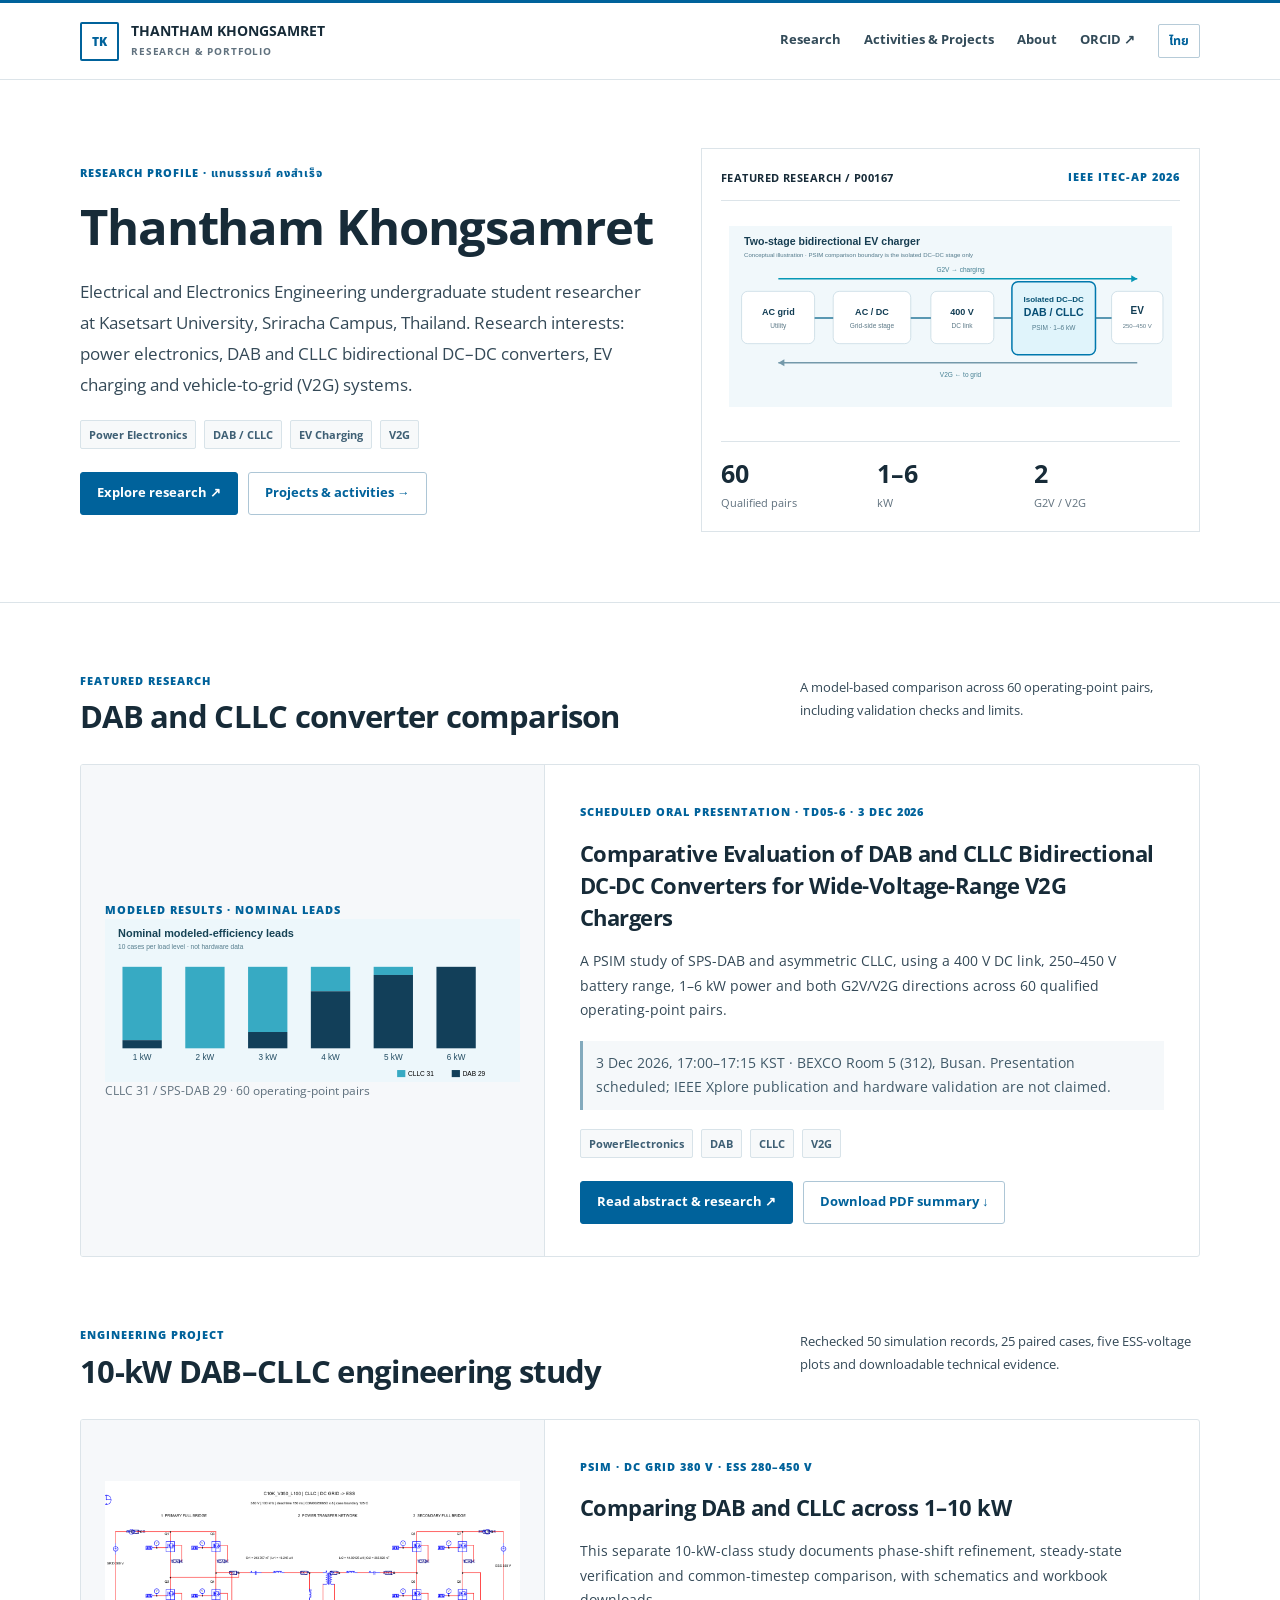
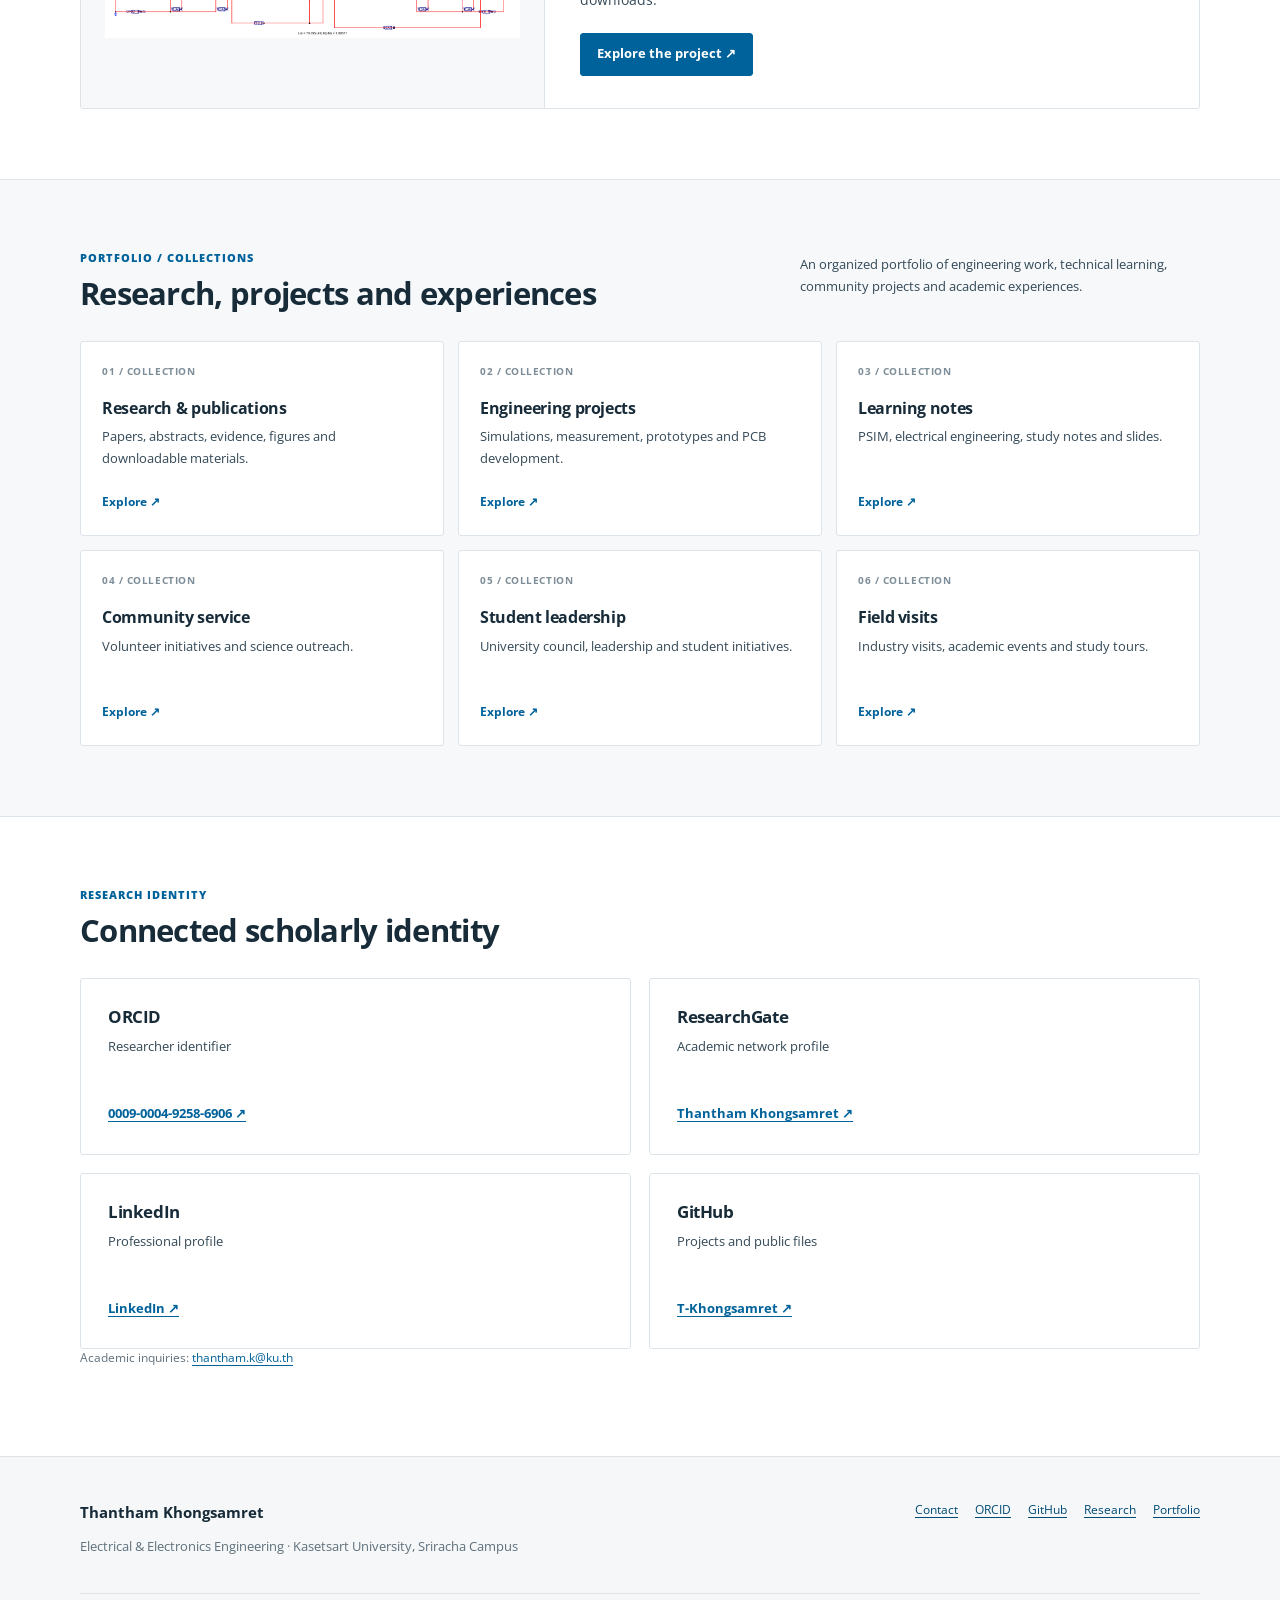
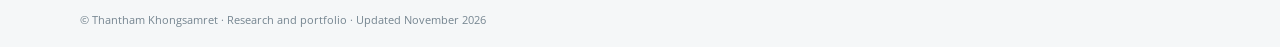
<file: index.html>
<!doctype html><html lang="en"><head><meta charset="utf-8"><meta name="viewport" content="width=device-width,initial-scale=1"><title>Thantham Khongsamret | Electrical Engineering Student Researcher</title><meta name="description" content="Thantham Khongsamret (แทนธรรมก์ คงสำเร็จ), Electrical Engineering undergraduate researcher at Kasetsart University Sriracha, first author of paper P00167 scheduled for oral presentation at IEEE ITEC-AP 2026."><meta name="robots" content="index,follow,max-image-preview:large"><meta name="author" content="Thantham Khongsamret"><link rel="canonical" href="https://t-khongsamret.github.io/"><link rel="alternate" hreflang="en" href="https://t-khongsamret.github.io/"><link rel="alternate" hreflang="th" href="https://t-khongsamret.github.io/th/"><meta property="og:type" content="website"><meta property="og:title" content="Thantham Khongsamret | Electrical Engineering Student Researcher"><meta property="og:description" content="Thantham Khongsamret (แทนธรรมก์ คงสำเร็จ), Electrical Engineering undergraduate researcher at Kasetsart University Sriracha, first author of paper P00167 scheduled for oral presentation at IEEE ITEC-AP 2026."><meta property="og:url" content="https://t-khongsamret.github.io/"><meta property="og:locale" content="en_US"><meta name="theme-color" content="#00629b"><link rel="me" href="https://orcid.org/0009-0004-9258-6906"><link rel="icon" type="image/svg+xml" href="/assets/favicon.svg"><link rel="stylesheet" href="/assets/portfolio.css"><script type="application/ld+json">{"@context":"https://schema.org","@type":"ProfilePage","dateCreated":"2026-11-11","dateModified":"2026-11-12","mainEntity":{"@type":"Person","@id":"https://t-khongsamret.github.io/#person","name":"Thantham Khongsamret","givenName":"Thantham","familyName":"Khongsamret","alternateName":"แทนธรรมก์ คงสำเร็จ","description":"Thantham Khongsamret (แทนธรรมก์ คงสำเร็จ), undergraduate Electrical and Electronics Engineering student researcher at Kasetsart University, Sriracha Campus. Research interests: power electronics, DAB and CLLC, EV charging and V2G.","url":"https://t-khongsamret.github.io/","sameAs":["https://orcid.org/0009-0004-9258-6906","https://github.com/T-Khongsamret","https://www.researchgate.net/profile/Thantham-Khongsamret","https://www.linkedin.com/in/%E0%B9%80%E0%B9%80%E0%B8%97%E0%B8%99%E0%B8%98%E0%B8%A3%E0%B8%A3%E0%B8%A1%E0%B8%81%E0%B9%8C-%E0%B8%84%E0%B8%87%E0%B8%AA%E0%B9%8D%E0%B8%B2%E0%B9%80%E0%B8%A3%E0%B9%87%E0%B8%88-5673083a2/","https://web.facebook.com/thantham.khongsamret","https://www.instagram.com/thank_yxu/"],"affiliation":{"@type":"CollegeOrUniversity","name":"Kasetsart University, Sriracha Campus","url":"https://www.ku.ac.th/"},"knowsAbout":["Power Electronics","Dual Active Bridge","CLLC Resonant Converter","EV Charging","V2G","PSIM"],"identifier":"https://orcid.org/0009-0004-9258-6906","subjectOf":[{"@type":"CreativeWork","name":"Comparative Evaluation of DAB and CLLC Bidirectional DC-DC Converters for Wide-Voltage-Range V2G Chargers","url":"https://t-khongsamret.github.io/research/p00167/","identifier":"P00167","description":"Accepted for oral presentation at IEEE ITEC-AP 2026, scheduled 3 December 2026; IEEE Xplore publication not verified."}],"email":"thantham.k@ku.th"}}</script></head><body><a class="sno" href="#main">Skip to content</a><header class="top"><div class="wrap top-inner"><a class="logo" href="/"><span class="logomark">TK</span><span><b>THANTHAM KHONGSAMRET</b><small>RESEARCH & PORTFOLIO</small></span></a><nav class="navlinks" aria-label="Main"><a href="/research/">Research</a><a href="/activities/">Activities & Projects</a><a href="/about/">About</a><a href="https://orcid.org/0009-0004-9258-6906" target="_blank" rel="me noopener">ORCID ↗</a><a class="language" href="/th/">ไทย</a></nav></div></header><main id="main"><section class="hero"><div class="wrap hero-grid"><div><div class="eyebrow">RESEARCH PROFILE · แทนธรรมก์ คงสำเร็จ</div><h1>Thantham Khongsamret</h1><p class="lead">Electrical and Electronics Engineering undergraduate student researcher at Kasetsart University, Sriracha Campus, Thailand. Research interests: power electronics, DAB and CLLC bidirectional DC–DC converters, EV charging and vehicle-to-grid (V2G) systems.</p><div class="pills"><span class="pill">Power Electronics</span><span class="pill">DAB / CLLC</span><span class="pill">EV Charging</span><span class="pill">V2G</span></div><div class="btnrow"><a class="btn" href="/research/">Explore research ↗</a><a class="btn light" href="/activities/">Projects & activities →</a></div></div><div class="hero-figure"><div class="figure-cap"><b>FEATURED RESEARCH / P00167</b><span class="eyebrow">IEEE ITEC-AP 2026</span></div><div class="figarea"><img src="/assets/ev-charger.svg" width="880" height="360" alt="Conceptual bidirectional EV charging system with DAB and CLLC"></div><div class="numbers"><div><b>60</b><small>Qualified pairs</small></div><div><b>1–6</b><small>kW</small></div><div><b>2</b><small>G2V / V2G</small></div></div></div></div></section><section class="section"><div class="wrap"><div class="section-header"><div><div class="eyebrow">FEATURED RESEARCH</div><h2>DAB and CLLC converter comparison</h2></div><p>A model-based comparison across 60 operating-point pairs, including validation checks and limits.</p></div><div class="feature"><div class="art"><span class="eyebrow">MODELED RESULTS · NOMINAL LEADS</span><img src="/assets/model-results.svg" alt="DAB and CLLC modeled efficiency lead counts by power" width="760" height="300"><p class="tiny">CLLC 31 / SPS-DAB 29 · 60 operating-point pairs</p></div><div class="body"><span class="eyebrow">SCHEDULED ORAL PRESENTATION · TD05-6 · 3 DEC 2026</span><h3>Comparative Evaluation of DAB and CLLC Bidirectional DC-DC Converters for Wide-Voltage-Range V2G Chargers</h3><p>A PSIM study of SPS-DAB and asymmetric CLLC, using a 400 V DC link, 250–450 V battery range, 1–6 kW power and both G2V/V2G directions across 60 qualified operating-point pairs.</p><p class="note">3 Dec 2026, 17:00–17:15 KST · BEXCO Room 5 (312), Busan. Presentation scheduled; IEEE Xplore publication and hardware validation are not claimed.</p><div class="pills"><span class="tag">PowerElectronics</span><span class="tag">DAB</span><span class="tag">CLLC</span><span class="tag">V2G</span></div><div class="btnrow"><a class="btn" href="/research/p00167/">Read abstract & research ↗</a><a class="btn light" href="/files/P00167_research_summary.pdf" target="_blank">Download PDF summary ↓</a></div></div></div></div></section><section class="section" style="padding-top:0"><div class="wrap"><div class="section-header"><div><div class="eyebrow">ENGINEERING PROJECT</div><h2>10-kW DAB–CLLC engineering study</h2></div><p>Rechecked 50 simulation records, 25 paired cases, five ESS-voltage plots and downloadable technical evidence.</p></div><div class="feature"><div class="art"><a href="/projects/dab-cllc-10kw/"><img src="/assets/cllc-350v-circuit.png" width="1354" height="512" alt="CLLC converter schematic at ESS 350 V" loading="lazy"></a></div><div class="body"><span class="eyebrow">PSIM · DC GRID 380 V · ESS 280–450 V</span><h3>Comparing DAB and CLLC across 1–10 kW</h3><p>This separate 10-kW-class study documents phase-shift refinement, steady-state verification and common-timestep comparison, with schematics and workbook downloads.</p><div class="btnrow"><a class="btn" href="/projects/dab-cllc-10kw/">Explore the project ↗</a></div></div></div></div></section><section class="section soft"><div class="wrap"><div class="section-header"><div><div class="eyebrow">PORTFOLIO / COLLECTIONS</div><h2>Research, projects and experiences</h2></div><p>An organized portfolio of engineering work, technical learning, community projects and academic experiences.</p></div><div class="grid3"><a class="tile" href="/research/"><div class="index">01 / COLLECTION</div><h3>Research & publications</h3><p>Papers, abstracts, evidence, figures and downloadable materials.</p><span>Explore ↗</span></a><a class="tile" href="/activities/#engineering"><div class="index">02 / COLLECTION</div><h3>Engineering projects</h3><p>Simulations, measurement, prototypes and PCB development.</p><span>Explore ↗</span></a><a class="tile" href="/activities/#learning"><div class="index">03 / COLLECTION</div><h3>Learning notes</h3><p>PSIM, electrical engineering, study notes and slides.</p><span>Explore ↗</span></a><a class="tile" href="/activities/#community"><div class="index">04 / COLLECTION</div><h3>Community service</h3><p>Volunteer initiatives and science outreach.</p><span>Explore ↗</span></a><a class="tile" href="/activities/#leadership"><div class="index">05 / COLLECTION</div><h3>Student leadership</h3><p>University council, leadership and student initiatives.</p><span>Explore ↗</span></a><a class="tile" href="/activities/#field-visits"><div class="index">06 / COLLECTION</div><h3>Field visits</h3><p>Industry visits, academic events and study tours.</p><span>Explore ↗</span></a></div></div></section><section class="section"><div class="wrap"><div class="section-header"><div><div class="eyebrow">RESEARCH IDENTITY</div><h2>Connected scholarly identity</h2></div></div><div class="research-grid"><div class="panel"><h3>ORCID</h3><p>Researcher identifier</p><a href="https://orcid.org/0009-0004-9258-6906" target="_blank" rel="me noopener noreferrer">0009-0004-9258-6906 ↗</a></div><div class="panel"><h3>ResearchGate</h3><p>Academic network profile</p><a href="https://www.researchgate.net/profile/Thantham-Khongsamret" target="_blank" rel="me noopener noreferrer">Thantham Khongsamret ↗</a></div><div class="panel"><h3>LinkedIn</h3><p>Professional profile</p><a href="https://www.linkedin.com/in/%E0%B9%80%E0%B9%80%E0%B8%97%E0%B8%99%E0%B8%98%E0%B8%A3%E0%B8%A3%E0%B8%A1%E0%B8%81%E0%B9%8C-%E0%B8%84%E0%B8%87%E0%B8%AA%E0%B9%8D%E0%B8%B2%E0%B9%80%E0%B8%A3%E0%B9%87%E0%B8%88-5673083a2/" target="_blank" rel="me noopener noreferrer">LinkedIn ↗</a></div><div class="panel"><h3>GitHub</h3><p>Projects and public files</p><a href="https://github.com/T-Khongsamret" target="_blank" rel="me noopener noreferrer">T-Khongsamret ↗</a></div></div><p class="tiny">Academic inquiries: <a href="mailto:thantham.k@ku.th">thantham.k@ku.th</a></p></div></section></main><footer class="footer"><div class="wrap"><div class="footer-inner"><div><b>Thantham Khongsamret</b><p>Electrical & Electronics Engineering · Kasetsart University, Sriracha Campus</p></div><div class="footerlinks"><a href="mailto:thantham.k@ku.th">Contact</a><a href="https://orcid.org/0009-0004-9258-6906" rel="me">ORCID</a><a href="https://github.com/T-Khongsamret">GitHub</a><a href="/research/">Research</a><a href="/activities/">Portfolio</a></div></div><div class="copyright">© Thantham Khongsamret · Research and portfolio · Updated November 2026</div></div></footer><script src="/assets/portfolio.js" defer></script></body></html>
</file>
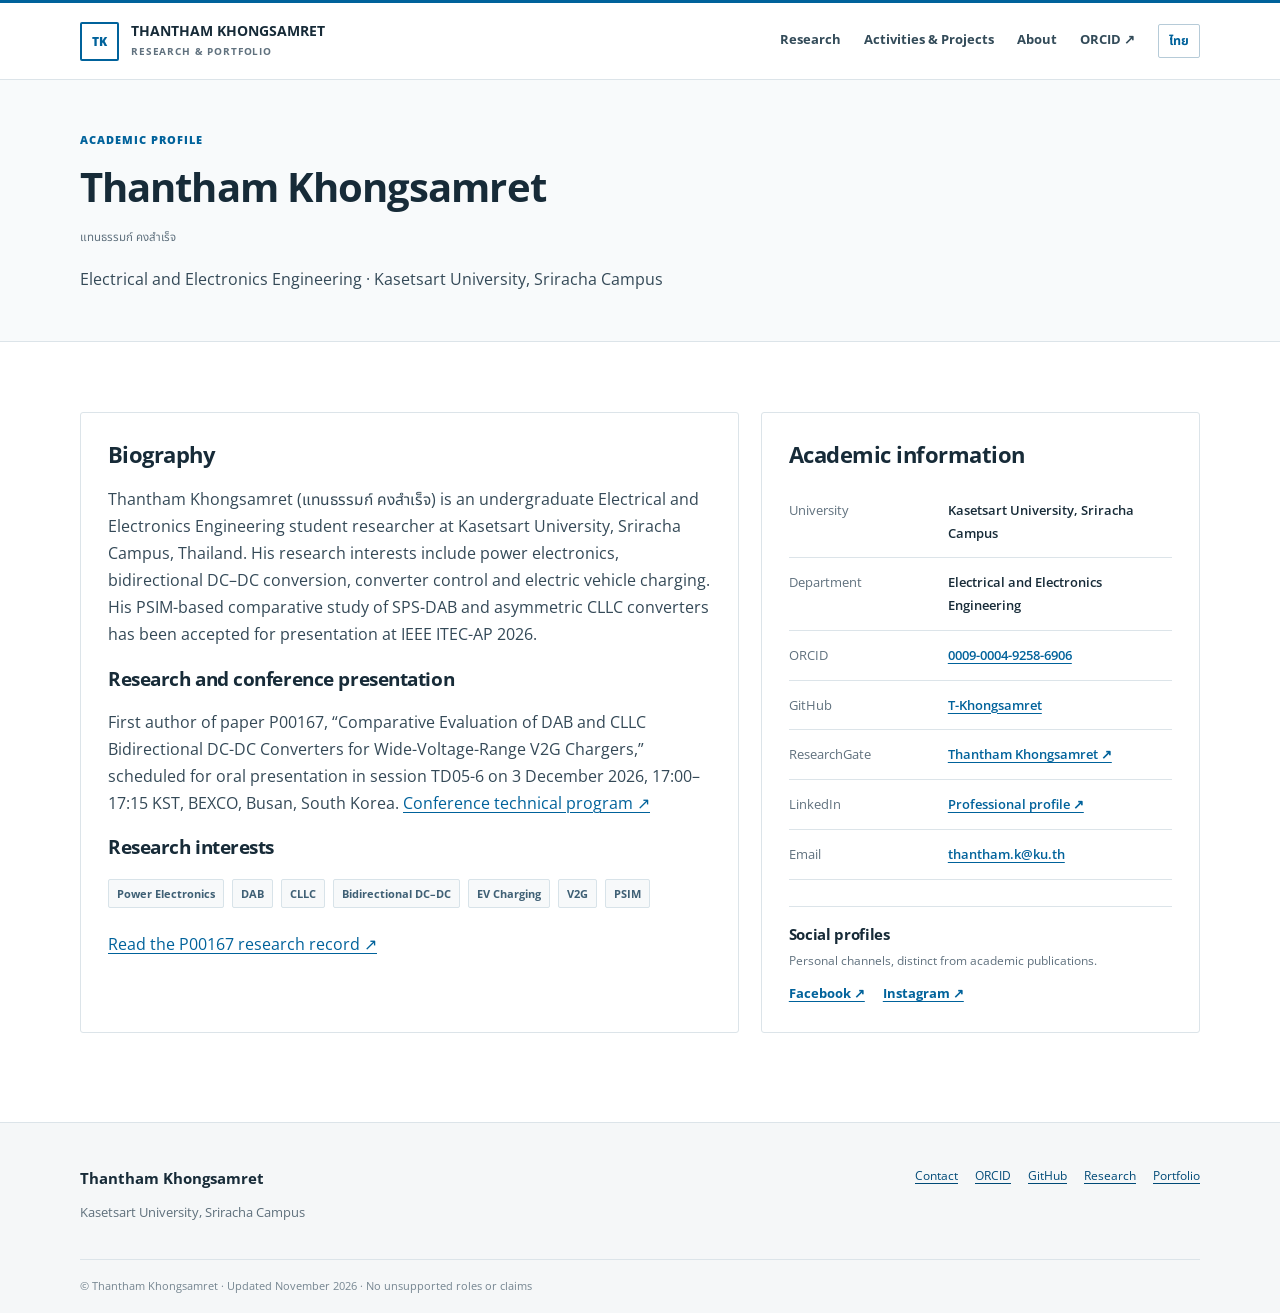
<file: about/index.html>
<!doctype html><html lang="en"><head><meta charset="utf-8"><meta name="viewport" content="width=device-width,initial-scale=1"><title>Thantham Khongsamret (แทนธรรมก์ คงสำเร็จ) | Research Biography</title><meta name="description" content="Biography of Thantham Khongsamret (แทนธรรมก์ คงสำเร็จ), electrical engineering undergraduate student researcher at Kasetsart University Sriracha, first author of IEEE ITEC-AP 2026 oral paper P00167."><meta name="robots" content="index,follow,max-image-preview:large"><meta name="author" content="Thantham Khongsamret"><link rel="canonical" href="https://t-khongsamret.github.io/about/"><link rel="alternate" hreflang="en" href="https://t-khongsamret.github.io/about/"><link rel="alternate" hreflang="th" href="https://t-khongsamret.github.io/th/about/"><link rel="me" href="https://orcid.org/0009-0004-9258-6906"><meta property="og:title" content="Thantham Khongsamret (แทนธรรมก์ คงสำเร็จ) | Research Biography"><meta property="og:description" content="Biography of Thantham Khongsamret (แทนธรรมก์ คงสำเร็จ), electrical engineering undergraduate student researcher at Kasetsart University Sriracha, first author of IEEE ITEC-AP 2026 oral paper P00167."><meta property="og:url" content="https://t-khongsamret.github.io/about/"><meta name="theme-color" content="#00629b"><link rel="stylesheet" href="/assets/portfolio.css"><link rel="icon" type="image/svg+xml" href="/assets/favicon.svg"><script type="application/ld+json">{"@context":"https://schema.org","@type":"ProfilePage","mainEntity":{"@id":"https://t-khongsamret.github.io/#person","@type":"Person","name":"Thantham Khongsamret","alternateName":"แทนธรรมก์ คงสำเร็จ","sameAs":["https://orcid.org/0009-0004-9258-6906","https://github.com/T-Khongsamret","https://www.researchgate.net/profile/Thantham-Khongsamret","https://www.linkedin.com/in/%E0%B9%80%E0%B9%80%E0%B8%97%E0%B8%99%E0%B8%98%E0%B8%A3%E0%B8%A3%E0%B8%A1%E0%B8%81%E0%B9%8C-%E0%B8%84%E0%B8%87%E0%B8%AA%E0%B9%8D%E0%B8%B2%E0%B9%80%E0%B8%A3%E0%B9%87%E0%B8%88-5673083a2/","https://web.facebook.com/thantham.khongsamret","https://www.instagram.com/thank_yxu/"],"affiliation":{"@type":"CollegeOrUniversity","name":"Kasetsart University, Sriracha Campus"},"givenName":"Thantham","familyName":"Khongsamret","identifier":"https://orcid.org/0009-0004-9258-6906","url":"https://t-khongsamret.github.io/","description":"Electrical and Electronics Engineering undergraduate student researcher, Kasetsart University, Sriracha Campus; power electronics, DAB, CLLC, EV charging and V2G.","email":"thantham.k@ku.th"},"dateModified":"2026-11-12"}</script></head><body><a href="#main" class="sno">Skip</a><header class="top"><div class="wrap top-inner"><a class="logo" href="/"><span class="logomark">TK</span><span><b>THANTHAM KHONGSAMRET</b><small>RESEARCH & PORTFOLIO</small></span></a><nav class="navlinks"><a href="/research/">Research</a><a href="/activities/">Activities & Projects</a><a href="/about/">About</a><a href="https://orcid.org/0009-0004-9258-6906" rel="me">ORCID ↗</a><a class="language" href="/th/">ไทย</a></nav></div></header><main id="main"><section class="pagehero"><div class="wrap"><div class="eyebrow">ACADEMIC PROFILE</div><h1>Thantham Khongsamret</h1><p class="tiny">แทนธรรมก์ คงสำเร็จ</p><p class="lead">Electrical and Electronics Engineering · Kasetsart University, Sriracha Campus</p></div></section><section class="section"><div class="wrap about-grid"><article class="panel"><h2>Biography</h2><p>Thantham Khongsamret (แทนธรรมก์ คงสำเร็จ) is an undergraduate Electrical and Electronics Engineering student researcher at Kasetsart University, Sriracha Campus, Thailand. His research interests include power electronics, bidirectional DC–DC conversion, converter control and electric vehicle charging. His PSIM-based comparative study of SPS-DAB and asymmetric CLLC converters has been accepted for presentation at IEEE ITEC-AP 2026.</p><h3>Research and conference presentation</h3><p>First author of paper P00167, “Comparative Evaluation of DAB and CLLC Bidirectional DC-DC Converters for Wide-Voltage-Range V2G Chargers,” scheduled for oral presentation in session TD05-6 on 3 December 2026, 17:00–17:15 KST, BEXCO, Busan, South Korea. <a href="https://itec-ap2026.com/technical-program/" target="_blank" rel="noopener noreferrer">Conference technical program ↗</a></p><h3>Research interests</h3><div class="pills"><span class="tag">Power Electronics</span><span class="tag">DAB</span><span class="tag">CLLC</span><span class="tag">Bidirectional DC–DC</span><span class="tag">EV Charging</span><span class="tag">V2G</span><span class="tag">PSIM</span></div><p><a href="/research/p00167/">Read the P00167 research record ↗</a></p></article><aside class="panel"><h2>Academic information</h2><dl><div class="facts"><dt>University</dt><dd>Kasetsart University, Sriracha Campus</dd></div><div class="facts"><dt>Department</dt><dd>Electrical and Electronics Engineering</dd></div><div class="facts"><dt>ORCID</dt><dd><a href="https://orcid.org/0009-0004-9258-6906" rel="me">0009-0004-9258-6906</a></dd></div><div class="facts"><dt>GitHub</dt><dd><a href="https://github.com/T-Khongsamret">T-Khongsamret</a></dd></div><div class="facts"><dt>ResearchGate</dt><dd><a href="https://www.researchgate.net/profile/Thantham-Khongsamret" target="_blank" rel="me noopener noreferrer">Thantham Khongsamret ↗</a></dd></div><div class="facts"><dt>LinkedIn</dt><dd><a href="https://www.linkedin.com/in/%E0%B9%80%E0%B9%80%E0%B8%97%E0%B8%99%E0%B8%98%E0%B8%A3%E0%B8%A3%E0%B8%A1%E0%B8%81%E0%B9%8C-%E0%B8%84%E0%B8%87%E0%B8%AA%E0%B9%8D%E0%B8%B2%E0%B9%80%E0%B8%A3%E0%B9%87%E0%B8%88-5673083a2/" target="_blank" rel="me noopener noreferrer">Professional profile ↗</a></dd></div><div class="facts"><dt>Email</dt><dd><a href="mailto:thantham.k@ku.th">thantham.k@ku.th</a></dd></div></dl><div class="personal-networks"><h3>Social profiles</h3><p class="tiny">Personal channels, distinct from academic publications.</p><div class="social-links"><a href="https://web.facebook.com/thantham.khongsamret" target="_blank" rel="me noopener noreferrer">Facebook ↗</a><a href="https://www.instagram.com/thank_yxu/" target="_blank" rel="me noopener noreferrer">Instagram ↗</a></div></div></aside></div></section></main><footer class="footer"><div class="wrap"><div class="footer-inner"><div><b>Thantham Khongsamret</b><p>Kasetsart University, Sriracha Campus</p></div><div class="footerlinks"><a href="mailto:thantham.k@ku.th">Contact</a><a href="https://orcid.org/0009-0004-9258-6906" rel="me">ORCID</a><a href="https://github.com/T-Khongsamret">GitHub</a><a href="/research/">Research</a><a href="/activities/">Portfolio</a></div></div><div class="copyright">© Thantham Khongsamret · Updated November 2026 · No unsupported roles or claims</div></div></footer><script defer src="/assets/portfolio.js"></script></body></html>
</file>
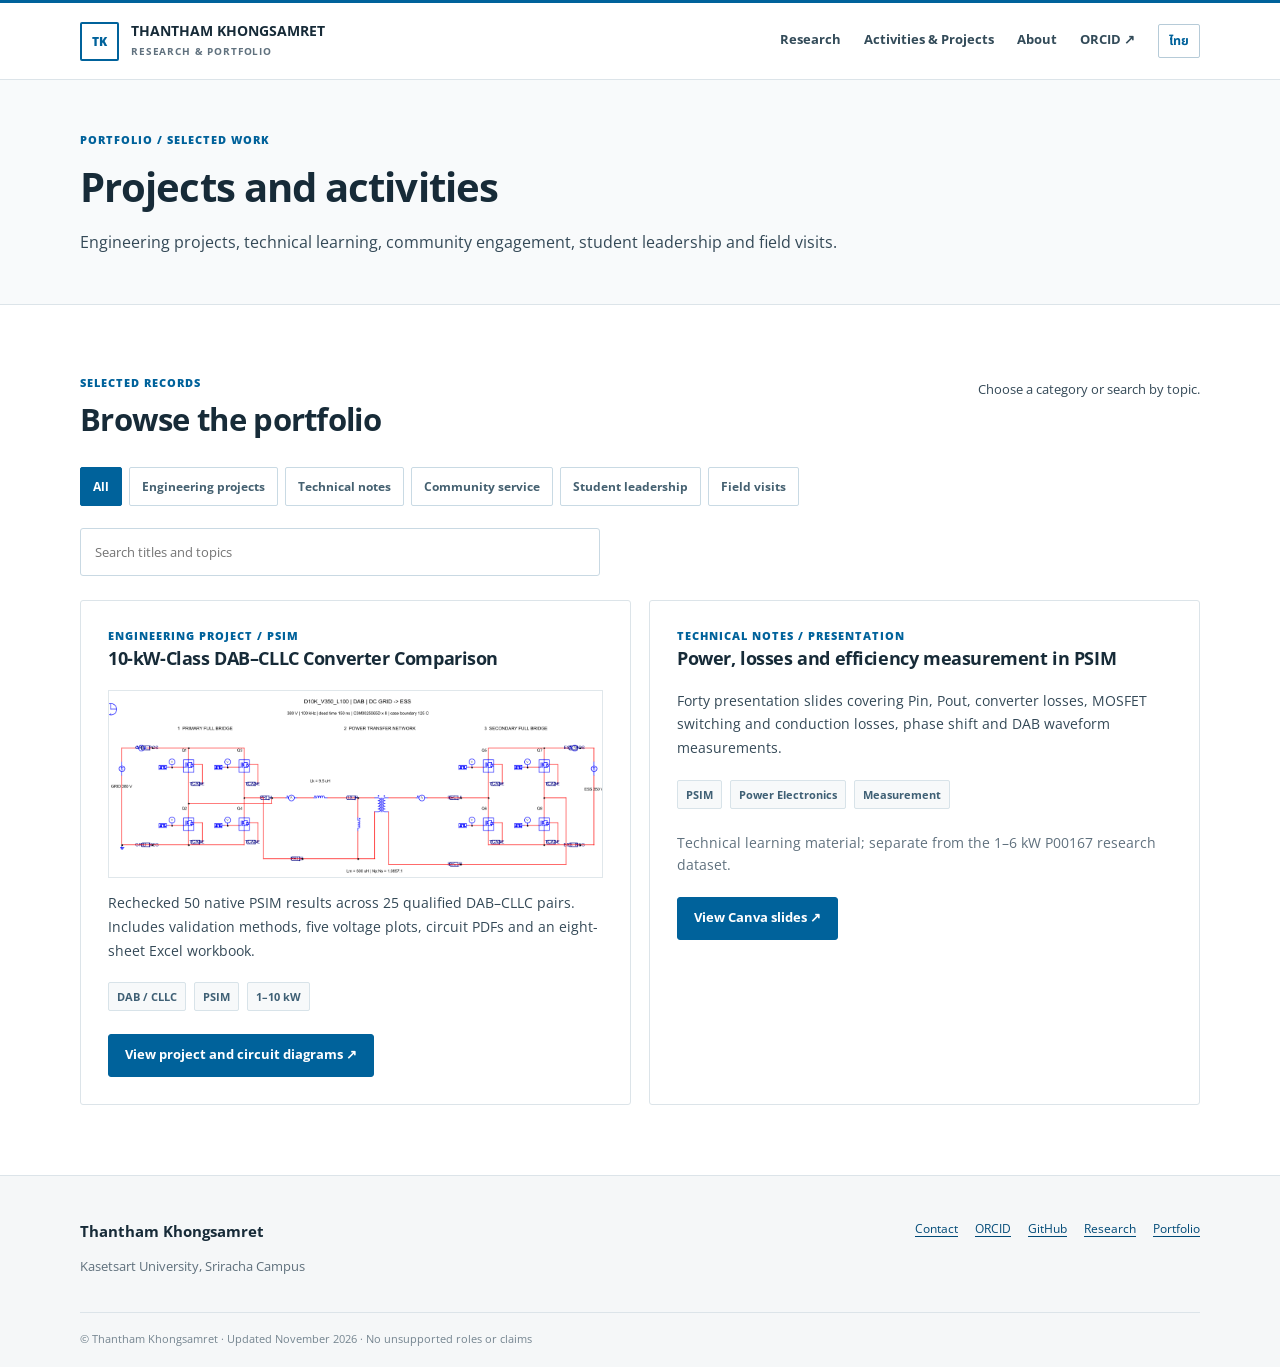
<file: activities/index.html>
<!doctype html><html lang="en"><head><meta charset="utf-8"><meta name="viewport" content="width=device-width,initial-scale=1"><title>Activities &amp; Projects | Thantham Khongsamret</title><meta name="description" content="Verified engineering, community, university leadership, learning and field-visit portfolio."><meta name="robots" content="index,follow,max-image-preview:large"><meta name="author" content="Thantham Khongsamret"><link rel="canonical" href="https://t-khongsamret.github.io/activities/"><link rel="alternate" hreflang="en" href="https://t-khongsamret.github.io/activities/"><link rel="alternate" hreflang="th" href="https://t-khongsamret.github.io/th/activities/"><link rel="me" href="https://orcid.org/0009-0004-9258-6906"><meta property="og:title" content="Activities &amp; Projects | Thantham Khongsamret"><meta property="og:description" content="Verified engineering, community, university leadership, learning and field-visit portfolio."><meta property="og:url" content="https://t-khongsamret.github.io/activities/"><meta name="theme-color" content="#0d3045"><link rel="stylesheet" href="/assets/portfolio.css"><link rel="icon" type="image/svg+xml" href="/assets/favicon.svg"><script type="application/ld+json">{"@context":"https://schema.org","@type":"CollectionPage","mainEntity":{"@id":"https://t-khongsamret.github.io/#person","@type":"Person","name":"Thantham Khongsamret","alternateName":"แทนธรรมก์ คงสำเร็จ","sameAs":["https://orcid.org/0009-0004-9258-6906","https://github.com/T-Khongsamret"],"affiliation":{"@type":"CollegeOrUniversity","name":"Kasetsart University, Sriracha Campus"}}}</script></head><body><a href="#main" class="sno">Skip</a><header class="top"><div class="wrap top-inner"><a class="logo" href="/"><span class="logomark">TK</span><span><b>THANTHAM KHONGSAMRET</b><small>RESEARCH & PORTFOLIO</small></span></a><nav class="navlinks"><a href="/research/">Research</a><a href="/activities/">Activities & Projects</a><a href="/about/">About</a><a href="https://orcid.org/0009-0004-9258-6906" rel="me">ORCID ↗</a><a class="language" href="/th/">ไทย</a></nav></div></header><main id="main"><section class="pagehero"><div class="wrap"><div class="eyebrow">PORTFOLIO / SELECTED WORK</div><h1>Projects and activities</h1><p class="lead">Engineering projects, technical learning, community engagement, student leadership and field visits.</p></div></section><section class="section"><div class="wrap"><div class="section-header"><div><div class="eyebrow">SELECTED RECORDS</div><h2>Browse the portfolio</h2></div><p>Choose a category or search by topic.</p></div><div class="chipbar" role="group" aria-label="Portfolio categories"><button class="chip active" data-filter="all" aria-pressed="true">All</button><button id="engineering" class="chip" data-filter="engineering" aria-pressed="false">Engineering projects</button><button id="learning" class="chip" data-filter="learning" aria-pressed="false">Technical notes</button><button id="community" class="chip" data-filter="community" aria-pressed="false">Community service</button><button id="leadership" class="chip" data-filter="leadership" aria-pressed="false">Student leadership</button><button id="field-visits" class="chip" data-filter="field-visits" aria-pressed="false">Field visits</button></div><input id="q" class="search" type="search" aria-label="Search portfolio" placeholder="Search titles and topics"><div class="research-grid"><article class="paper-card" data-card data-category="engineering" data-tags="DAB CLLC 10 kW bidirectional DC-DC 380V ESS 350V PSIM comparison engineering"><div class="eyebrow">ENGINEERING PROJECT / PSIM</div><h3>10-kW-Class DAB–CLLC Converter Comparison</h3><a href="/projects/dab-cllc-10kw/"><img class="project-thumb" src="/assets/dab-350v-circuit.png" width="1354" height="512" alt="Source DAB circuit drawing from the PSIM study" loading="lazy"></a><p>Rechecked 50 native PSIM results across 25 qualified DAB–CLLC pairs. Includes validation methods, five voltage plots, circuit PDFs and an eight-sheet Excel workbook.</p><div class="pills"><span class="tag">DAB / CLLC</span><span class="tag">PSIM</span><span class="tag">1–10 kW</span></div><div class="btnrow"><a class="btn" href="/projects/dab-cllc-10kw/">View project and circuit diagrams ↗</a></div></article><article class="paper-card" data-card data-category="learning" data-tags="PSIM power loss efficiency measurement canva DAB"><div class="eyebrow">TECHNICAL NOTES / PRESENTATION</div><h3>Power, losses and efficiency measurement in PSIM</h3><p>Forty presentation slides covering Pin, Pout, converter losses, MOSFET switching and conduction losses, phase shift and DAB waveform measurements.</p><div class="pills"><span class="tag">PSIM</span><span class="tag">Power Electronics</span><span class="tag">Measurement</span></div><p class="tiny">Technical learning material; separate from the 1–6 kW P00167 research dataset.</p><div class="btnrow"><a class="btn" href="https://www.canva.com/d/5vcHAJwCWstG7k5" target="_blank" rel="noopener noreferrer">View Canva slides ↗</a></div></article></div><div id="no-results" hidden class="noresults">No published records in this category.</div></div></section></main><footer class="footer"><div class="wrap"><div class="footer-inner"><div><b>Thantham Khongsamret</b><p>Kasetsart University, Sriracha Campus</p></div><div class="footerlinks"><a href="mailto:thantham.k@ku.th">Contact</a><a href="https://orcid.org/0009-0004-9258-6906" rel="me">ORCID</a><a href="https://github.com/T-Khongsamret">GitHub</a><a href="/research/">Research</a><a href="/activities/">Portfolio</a></div></div><div class="copyright">© Thantham Khongsamret · Updated November 2026 · No unsupported roles or claims</div></div></footer><script defer src="/assets/portfolio.js"></script></body></html>
</file>
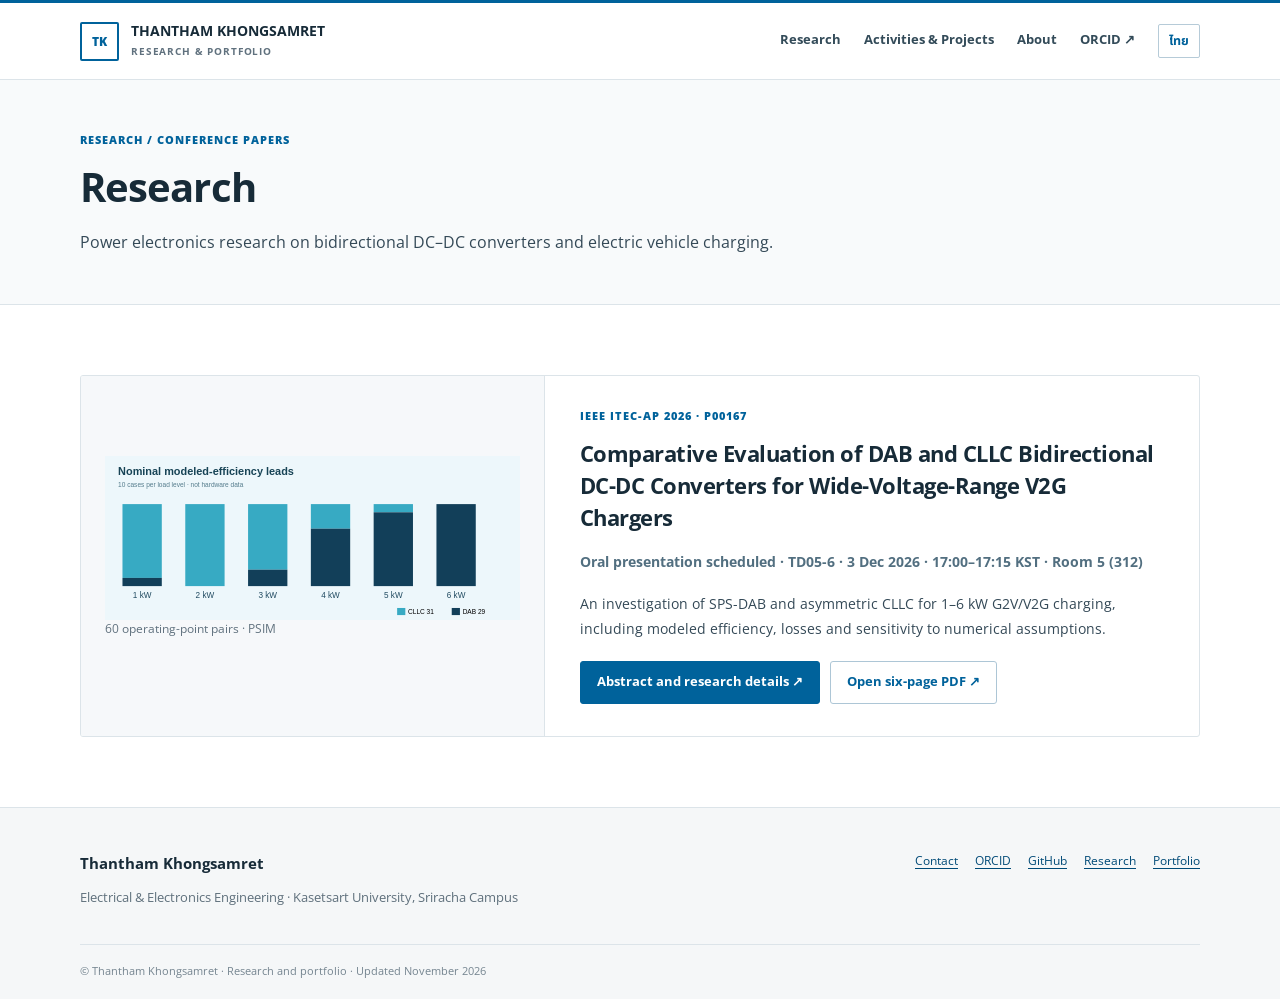
<file: research/index.html>
<!doctype html><html lang="en"><head><meta charset="utf-8"><meta name="viewport" content="width=device-width,initial-scale=1"><title>Research &amp; Publications | Thantham Khongsamret</title><meta name="description" content="Power electronics research papers and PSIM educational materials."><meta name="robots" content="index,follow,max-image-preview:large"><meta name="author" content="Thantham Khongsamret"><link rel="canonical" href="https://t-khongsamret.github.io/research/"><link rel="alternate" hreflang="en" href="https://t-khongsamret.github.io/research/"><link rel="alternate" hreflang="th" href="https://t-khongsamret.github.io/th/research/"><meta property="og:type" content="website"><meta property="og:title" content="Research &amp; Publications | Thantham Khongsamret"><meta property="og:description" content="Power electronics research papers and PSIM educational materials."><meta property="og:url" content="https://t-khongsamret.github.io/research/"><meta property="og:locale" content="en_US"><meta name="theme-color" content="#0d3045"><link rel="me" href="https://orcid.org/0009-0004-9258-6906"><link rel="icon" type="image/svg+xml" href="/assets/favicon.svg"><link rel="stylesheet" href="/assets/portfolio.css"><script type="application/ld+json">{"@context":"https://schema.org","@type":"CollectionPage","name":"Research & Publications | Thantham Khongsamret","url":"https://t-khongsamret.github.io/research/","author":{"@id":"https://t-khongsamret.github.io/#person"}}</script></head><body><a class="sno" href="#main">Skip to content</a><header class="top"><div class="wrap top-inner"><a class="logo" href="/"><span class="logomark">TK</span><span><b>THANTHAM KHONGSAMRET</b><small>RESEARCH & PORTFOLIO</small></span></a><nav class="navlinks" aria-label="Main"><a href="/research/">Research</a><a href="/activities/">Activities & Projects</a><a href="/about/">About</a><a href="https://orcid.org/0009-0004-9258-6906" target="_blank" rel="me noopener">ORCID ↗</a><a class="language" href="/th/">ไทย</a></nav></div></header><main id="main"><section class="pagehero"><div class="wrap"><div class="eyebrow">RESEARCH / CONFERENCE PAPERS</div><h1>Research</h1><p class="lead">Power electronics research on bidirectional DC–DC converters and electric vehicle charging.</p></div></section><section class="section"><div class="wrap"><div class="feature"><div class="art"><img src="/assets/model-results.svg" width="760" height="300" alt="SPS-DAB and CLLC comparison of modeled-efficiency lead counts by power level"><p class="tiny">60 operating-point pairs · PSIM</p></div><div class="body"><div class="eyebrow">IEEE ITEC-AP 2026 · P00167</div><h3>Comparative Evaluation of DAB and CLLC Bidirectional DC-DC Converters for Wide-Voltage-Range V2G Chargers</h3><p class="status">Oral presentation scheduled · TD05-6 · 3 Dec 2026 · 17:00–17:15 KST · Room 5 (312)</p><p>An investigation of SPS-DAB and asymmetric CLLC for 1–6 kW G2V/V2G charging, including modeled efficiency, losses and sensitivity to numerical assumptions.</p><div class="btnrow"><a class="btn" href="/research/p00167/">Abstract and research details ↗</a><a class="btn light" href="/files/P00167_accepted_author_manuscript.pdf" target="_blank" rel="noopener noreferrer">Open six-page PDF ↗</a></div></div></div></div></section></main><footer class="footer"><div class="wrap"><div class="footer-inner"><div><b>Thantham Khongsamret</b><p>Electrical & Electronics Engineering · Kasetsart University, Sriracha Campus</p></div><div class="footerlinks"><a href="mailto:thantham.k@ku.th">Contact</a><a href="https://orcid.org/0009-0004-9258-6906" rel="me">ORCID</a><a href="https://github.com/T-Khongsamret">GitHub</a><a href="/research/">Research</a><a href="/activities/">Portfolio</a></div></div><div class="copyright">© Thantham Khongsamret · Research and portfolio · Updated November 2026</div></div></footer><script src="/assets/portfolio.js" defer></script></body></html>
</file>
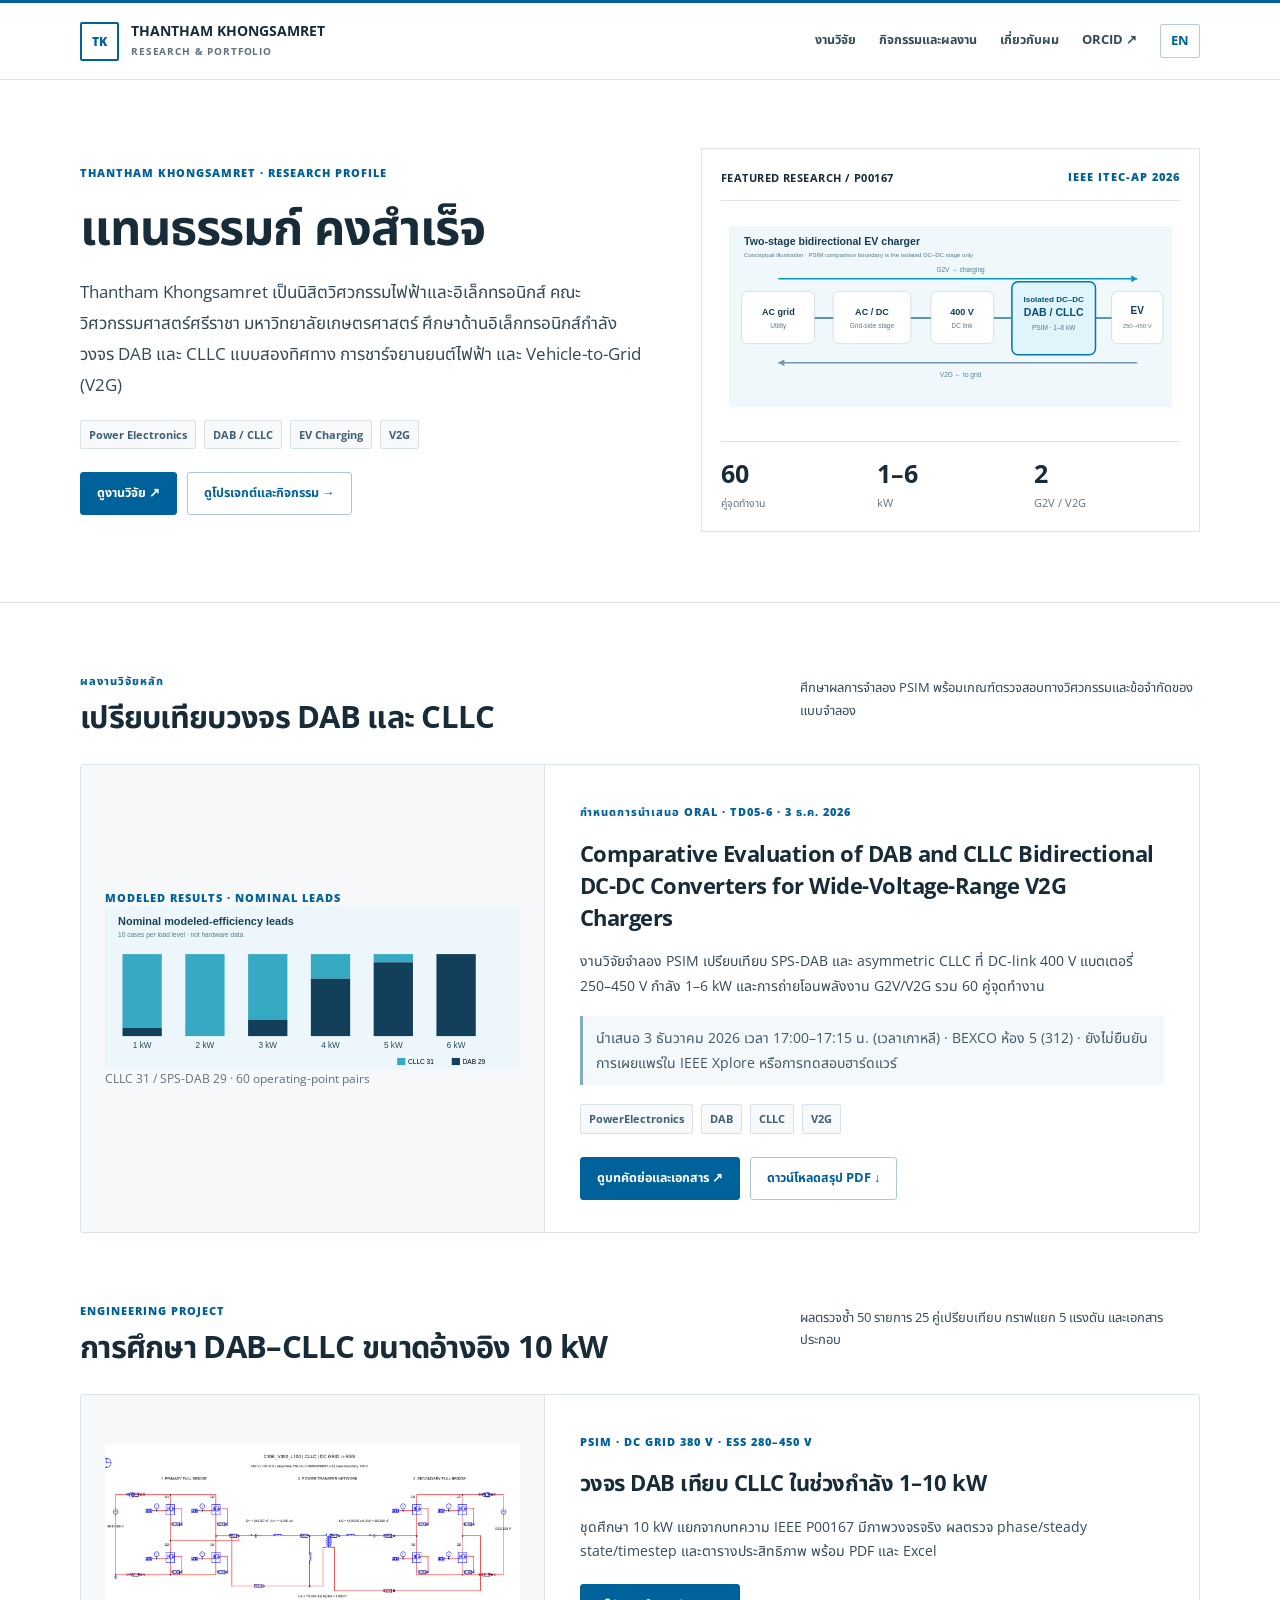
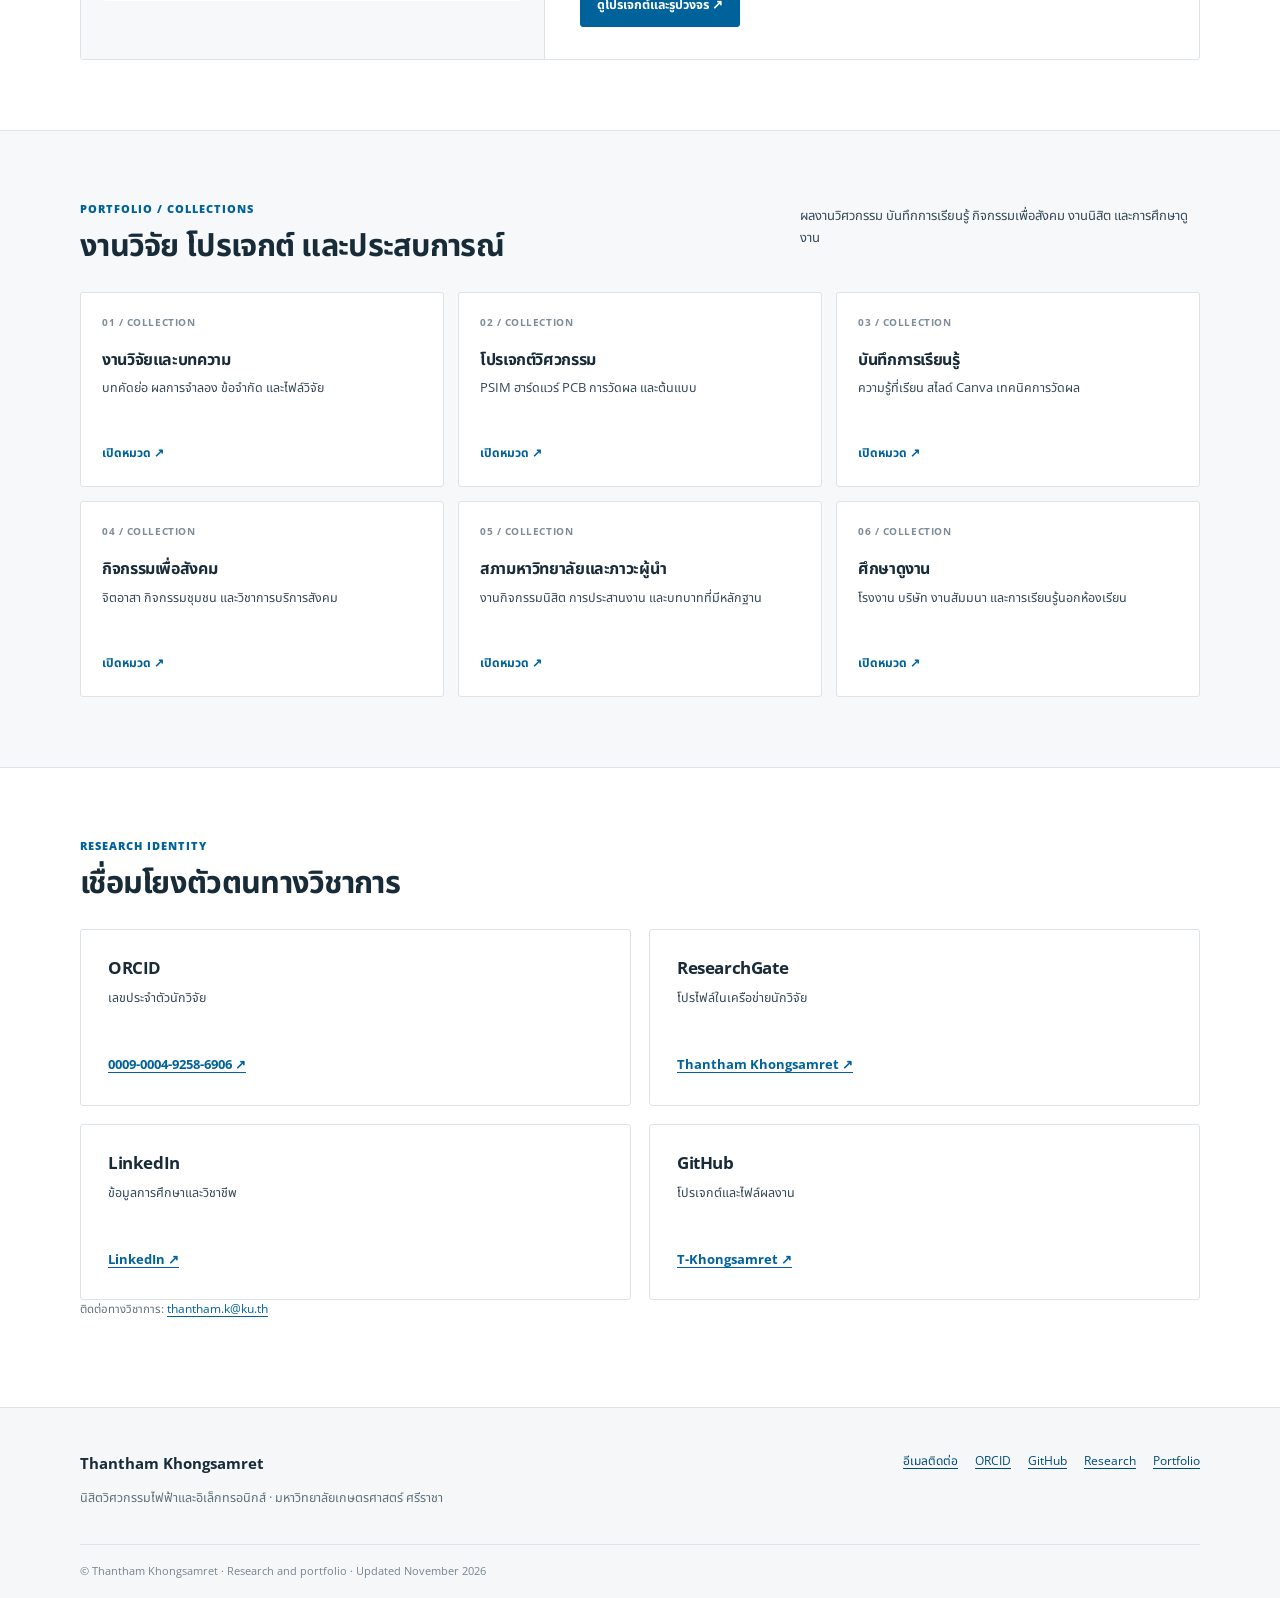
<file: th/index.html>
<!doctype html><html lang="th"><head><meta charset="utf-8"><meta name="viewport" content="width=device-width,initial-scale=1"><title>แทนธรรมก์ คงสำเร็จ (Thantham Khongsamret) | โปรไฟล์นักวิจัย</title><meta name="description" content="แทนธรรมก์ คงสำเร็จ (Thantham Khongsamret) นิสิตวิศวกรรมไฟฟ้าและอิเล็กทรอนิกส์ ม.เกษตรศาสตร์ ศรีราชา ผู้เขียนคนแรกบทความ P00167 กำหนดนำเสนอ IEEE ITEC-AP 2026 ศึกษา DAB CLLC EV Charging V2G"><meta name="robots" content="index,follow,max-image-preview:large"><meta name="author" content="Thantham Khongsamret"><link rel="canonical" href="https://t-khongsamret.github.io/th/"><link rel="alternate" hreflang="th" href="https://t-khongsamret.github.io/th/"><link rel="alternate" hreflang="en" href="https://t-khongsamret.github.io/"><meta property="og:type" content="website"><meta property="og:title" content="แทนธรรมก์ คงสำเร็จ (Thantham Khongsamret) | โปรไฟล์นักวิจัย"><meta property="og:description" content="แทนธรรมก์ คงสำเร็จ (Thantham Khongsamret) นิสิตวิศวกรรมไฟฟ้าและอิเล็กทรอนิกส์ ม.เกษตรศาสตร์ ศรีราชา ผู้เขียนคนแรกบทความ P00167 กำหนดนำเสนอ IEEE ITEC-AP 2026 ศึกษา DAB CLLC EV Charging V2G"><meta property="og:url" content="https://t-khongsamret.github.io/th/"><meta property="og:locale" content="th_TH"><meta name="theme-color" content="#00629b"><link rel="me" href="https://orcid.org/0009-0004-9258-6906"><link rel="icon" type="image/svg+xml" href="/assets/favicon.svg"><link rel="stylesheet" href="/assets/portfolio.css"><script type="application/ld+json">{"@context":"https://schema.org","@type":"ProfilePage","dateCreated":"2026-11-11","dateModified":"2026-11-12","mainEntity":{"@type":"Person","@id":"https://t-khongsamret.github.io/#person","name":"Thantham Khongsamret","givenName":"Thantham","familyName":"Khongsamret","alternateName":"แทนธรรมก์ คงสำเร็จ","description":"Thantham Khongsamret (แทนธรรมก์ คงสำเร็จ), undergraduate Electrical and Electronics Engineering student researcher at Kasetsart University, Sriracha Campus. Research interests: power electronics, DAB and CLLC, EV charging and V2G.","url":"https://t-khongsamret.github.io/","sameAs":["https://orcid.org/0009-0004-9258-6906","https://github.com/T-Khongsamret","https://www.researchgate.net/profile/Thantham-Khongsamret","https://www.linkedin.com/in/%E0%B9%80%E0%B9%80%E0%B8%97%E0%B8%99%E0%B8%98%E0%B8%A3%E0%B8%A3%E0%B8%A1%E0%B8%81%E0%B9%8C-%E0%B8%84%E0%B8%87%E0%B8%AA%E0%B9%8D%E0%B8%B2%E0%B9%80%E0%B8%A3%E0%B9%87%E0%B8%88-5673083a2/","https://web.facebook.com/thantham.khongsamret","https://www.instagram.com/thank_yxu/"],"affiliation":{"@type":"CollegeOrUniversity","name":"Kasetsart University, Sriracha Campus","url":"https://www.ku.ac.th/"},"knowsAbout":["Power Electronics","Dual Active Bridge","CLLC Resonant Converter","EV Charging","V2G","PSIM"],"identifier":"https://orcid.org/0009-0004-9258-6906","subjectOf":[{"@type":"CreativeWork","name":"Comparative Evaluation of DAB and CLLC Bidirectional DC-DC Converters for Wide-Voltage-Range V2G Chargers","url":"https://t-khongsamret.github.io/research/p00167/","identifier":"P00167","description":"Accepted for oral presentation at IEEE ITEC-AP 2026, scheduled 3 December 2026; IEEE Xplore publication not verified."}],"email":"thantham.k@ku.th"}}</script></head><body><a class="sno" href="#main">Skip to content</a><header class="top"><div class="wrap top-inner"><a class="logo" href="/th/"><span class="logomark">TK</span><span><b>THANTHAM KHONGSAMRET</b><small>RESEARCH & PORTFOLIO</small></span></a><nav class="navlinks" aria-label="Main"><a href="/th/research/">งานวิจัย</a><a href="/th/activities/">กิจกรรมและผลงาน</a><a href="/th/about/">เกี่ยวกับผม</a><a href="https://orcid.org/0009-0004-9258-6906" target="_blank" rel="me noopener">ORCID ↗</a><a class="language" href="/">EN</a></nav></div></header><main id="main"><section class="hero"><div class="wrap hero-grid"><div><div class="eyebrow">THANTHAM KHONGSAMRET · RESEARCH PROFILE</div><h1>แทนธรรมก์ คงสำเร็จ</h1><p class="lead">Thantham Khongsamret เป็นนิสิตวิศวกรรมไฟฟ้าและอิเล็กทรอนิกส์ คณะวิศวกรรมศาสตร์ศรีราชา มหาวิทยาลัยเกษตรศาสตร์ ศึกษาด้านอิเล็กทรอนิกส์กำลัง วงจร DAB และ CLLC แบบสองทิศทาง การชาร์จยานยนต์ไฟฟ้า และ Vehicle-to-Grid (V2G)</p><div class="pills"><span class="pill">Power Electronics</span><span class="pill">DAB / CLLC</span><span class="pill">EV Charging</span><span class="pill">V2G</span></div><div class="btnrow"><a class="btn" href="/th/research/">ดูงานวิจัย ↗</a><a class="btn light" href="/th/activities/">ดูโปรเจกต์และกิจกรรม →</a></div></div><div class="hero-figure"><div class="figure-cap"><b>FEATURED RESEARCH / P00167</b><span class="eyebrow">IEEE ITEC-AP 2026</span></div><div class="figarea"><img src="/assets/ev-charger.svg" width="880" height="360" alt="Conceptual bidirectional EV charging system with DAB and CLLC"></div><div class="numbers"><div><b>60</b><small>คู่จุดทำงาน</small></div><div><b>1–6</b><small>kW</small></div><div><b>2</b><small>G2V / V2G</small></div></div></div></div></section><section class="section"><div class="wrap"><div class="section-header"><div><div class="eyebrow">ผลงานวิจัยหลัก</div><h2>เปรียบเทียบวงจร DAB และ CLLC</h2></div><p>ศึกษาผลการจำลอง PSIM พร้อมเกณฑ์ตรวจสอบทางวิศวกรรมและข้อจำกัดของแบบจำลอง</p></div><div class="feature"><div class="art"><span class="eyebrow">MODELED RESULTS · NOMINAL LEADS</span><img src="/assets/model-results.svg" alt="DAB and CLLC modeled efficiency lead counts by power" width="760" height="300"><p class="tiny">CLLC 31 / SPS-DAB 29 · 60 operating-point pairs</p></div><div class="body"><span class="eyebrow">กำหนดการนำเสนอ ORAL · TD05-6 · 3 ธ.ค. 2026</span><h3>Comparative Evaluation of DAB and CLLC Bidirectional DC-DC Converters for Wide-Voltage-Range V2G Chargers</h3><p>งานวิจัยจำลอง PSIM เปรียบเทียบ SPS-DAB และ asymmetric CLLC ที่ DC-link 400 V แบตเตอรี่ 250–450 V กำลัง 1–6 kW และการถ่ายโอนพลังงาน G2V/V2G รวม 60 คู่จุดทำงาน</p><p class="note">นำเสนอ 3 ธันวาคม 2026 เวลา 17:00–17:15 น. (เวลาเกาหลี) · BEXCO ห้อง 5 (312) · ยังไม่ยืนยันการเผยแพร่ใน IEEE Xplore หรือการทดสอบฮาร์ดแวร์</p><div class="pills"><span class="tag">PowerElectronics</span><span class="tag">DAB</span><span class="tag">CLLC</span><span class="tag">V2G</span></div><div class="btnrow"><a class="btn" href="/th/research/p00167/">ดูบทคัดย่อและเอกสาร ↗</a><a class="btn light" href="/files/P00167_research_summary.pdf" target="_blank">ดาวน์โหลดสรุป PDF ↓</a></div></div></div></div></section><section class="section" style="padding-top:0"><div class="wrap"><div class="section-header"><div><div class="eyebrow">ENGINEERING PROJECT</div><h2>การศึกษา DAB–CLLC ขนาดอ้างอิง 10 kW</h2></div><p>ผลตรวจซ้ำ 50 รายการ 25 คู่เปรียบเทียบ กราฟแยก 5 แรงดัน และเอกสารประกอบ</p></div><div class="feature"><div class="art"><a href="/th/projects/dab-cllc-10kw/"><img src="/assets/cllc-350v-circuit.png" width="1354" height="512" alt="ภาพวงจร CLLC ที่ ESS 350 V" loading="lazy"></a></div><div class="body"><span class="eyebrow">PSIM · DC GRID 380 V · ESS 280–450 V</span><h3>วงจร DAB เทียบ CLLC ในช่วงกำลัง 1–10 kW</h3><p>ชุดศึกษา 10 kW แยกจากบทความ IEEE P00167 มีภาพวงจรจริง ผลตรวจ phase/steady state/timestep และตารางประสิทธิภาพ พร้อม PDF และ Excel</p><div class="btnrow"><a class="btn" href="/th/projects/dab-cllc-10kw/">ดูโปรเจกต์และรูปวงจร ↗</a></div></div></div></div></section><section class="section soft"><div class="wrap"><div class="section-header"><div><div class="eyebrow">PORTFOLIO / COLLECTIONS</div><h2>งานวิจัย โปรเจกต์ และประสบการณ์</h2></div><p>ผลงานวิศวกรรม บันทึกการเรียนรู้ กิจกรรมเพื่อสังคม งานนิสิต และการศึกษาดูงาน</p></div><div class="grid3"><a class="tile" href="/th/research/"><div class="index">01 / COLLECTION</div><h3>งานวิจัยและบทความ</h3><p>บทคัดย่อ ผลการจำลอง ข้อจำกัด และไฟล์วิจัย</p><span>เปิดหมวด ↗</span></a><a class="tile" href="/th/activities/#engineering"><div class="index">02 / COLLECTION</div><h3>โปรเจกต์วิศวกรรม</h3><p>PSIM ฮาร์ดแวร์ PCB การวัดผล และต้นแบบ</p><span>เปิดหมวด ↗</span></a><a class="tile" href="/th/activities/#learning"><div class="index">03 / COLLECTION</div><h3>บันทึกการเรียนรู้</h3><p>ความรู้ที่เรียน สไลด์ Canva เทคนิคการวัดผล</p><span>เปิดหมวด ↗</span></a><a class="tile" href="/th/activities/#community"><div class="index">04 / COLLECTION</div><h3>กิจกรรมเพื่อสังคม</h3><p>จิตอาสา กิจกรรมชุมชน และวิชาการบริการสังคม</p><span>เปิดหมวด ↗</span></a><a class="tile" href="/th/activities/#leadership"><div class="index">05 / COLLECTION</div><h3>สภามหาวิทยาลัยและภาวะผู้นำ</h3><p>งานกิจกรรมนิสิต การประสานงาน และบทบาทที่มีหลักฐาน</p><span>เปิดหมวด ↗</span></a><a class="tile" href="/th/activities/#field-visits"><div class="index">06 / COLLECTION</div><h3>ศึกษาดูงาน</h3><p>โรงงาน บริษัท งานสัมมนา และการเรียนรู้นอกห้องเรียน</p><span>เปิดหมวด ↗</span></a></div></div></section><section class="section"><div class="wrap"><div class="section-header"><div><div class="eyebrow">RESEARCH IDENTITY</div><h2>เชื่อมโยงตัวตนทางวิชาการ</h2></div></div><div class="research-grid"><div class="panel"><h3>ORCID</h3><p>เลขประจำตัวนักวิจัย</p><a href="https://orcid.org/0009-0004-9258-6906" target="_blank" rel="me noopener noreferrer">0009-0004-9258-6906 ↗</a></div><div class="panel"><h3>ResearchGate</h3><p>โปรไฟล์ในเครือข่ายนักวิจัย</p><a href="https://www.researchgate.net/profile/Thantham-Khongsamret" target="_blank" rel="me noopener noreferrer">Thantham Khongsamret ↗</a></div><div class="panel"><h3>LinkedIn</h3><p>ข้อมูลการศึกษาและวิชาชีพ</p><a href="https://www.linkedin.com/in/%E0%B9%80%E0%B9%80%E0%B8%97%E0%B8%99%E0%B8%98%E0%B8%A3%E0%B8%A3%E0%B8%A1%E0%B8%81%E0%B9%8C-%E0%B8%84%E0%B8%87%E0%B8%AA%E0%B9%8D%E0%B8%B2%E0%B9%80%E0%B8%A3%E0%B9%87%E0%B8%88-5673083a2/" target="_blank" rel="me noopener noreferrer">LinkedIn ↗</a></div><div class="panel"><h3>GitHub</h3><p>โปรเจกต์และไฟล์ผลงาน</p><a href="https://github.com/T-Khongsamret" target="_blank" rel="me noopener noreferrer">T-Khongsamret ↗</a></div></div><p class="tiny">ติดต่อทางวิชาการ: <a href="mailto:thantham.k@ku.th">thantham.k@ku.th</a></p></div></section></main><footer class="footer"><div class="wrap"><div class="footer-inner"><div><b>Thantham Khongsamret</b><p>นิสิตวิศวกรรมไฟฟ้าและอิเล็กทรอนิกส์ · มหาวิทยาลัยเกษตรศาสตร์ ศรีราชา</p></div><div class="footerlinks"><a href="mailto:thantham.k@ku.th">อีเมลติดต่อ</a><a href="https://orcid.org/0009-0004-9258-6906" rel="me">ORCID</a><a href="https://github.com/T-Khongsamret">GitHub</a><a href="/research/">Research</a><a href="/activities/">Portfolio</a></div></div><div class="copyright">© Thantham Khongsamret · Research and portfolio · Updated November 2026</div></div></footer><script src="/assets/portfolio.js" defer></script></body></html>
</file>
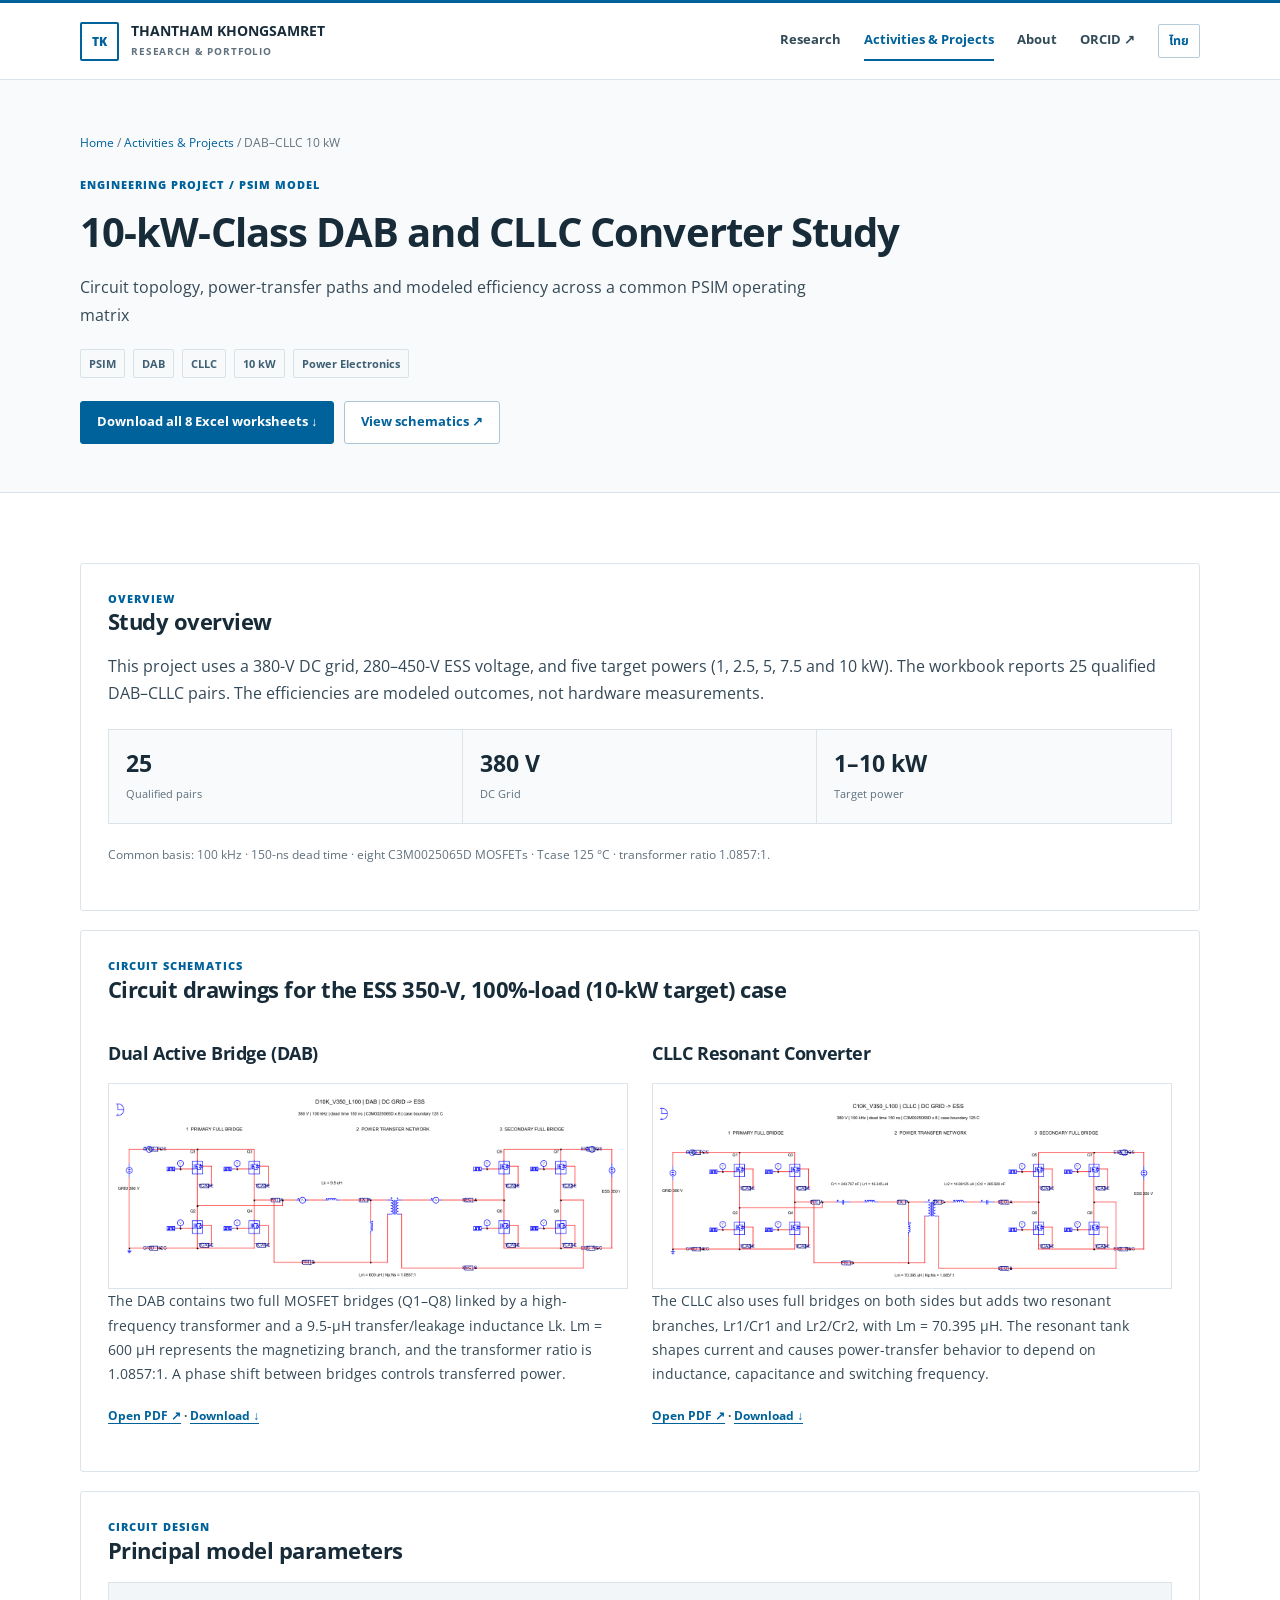
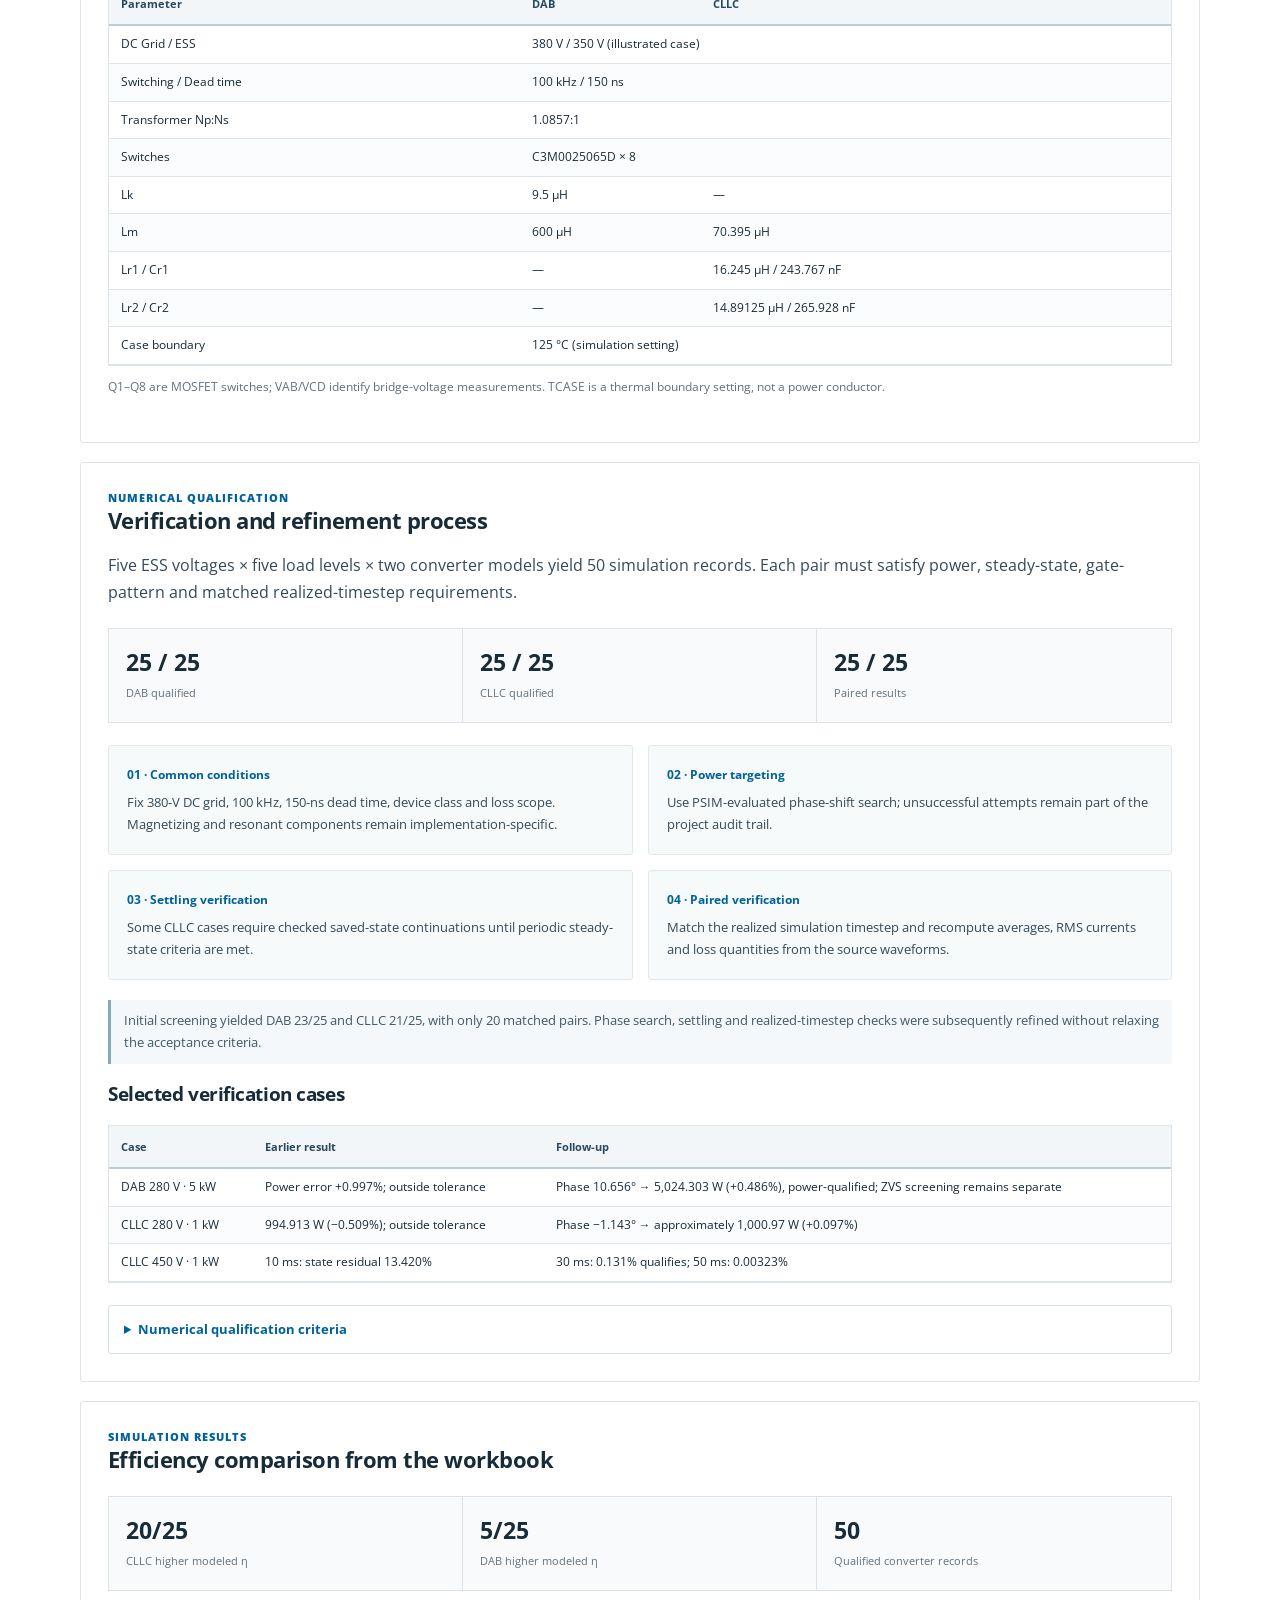
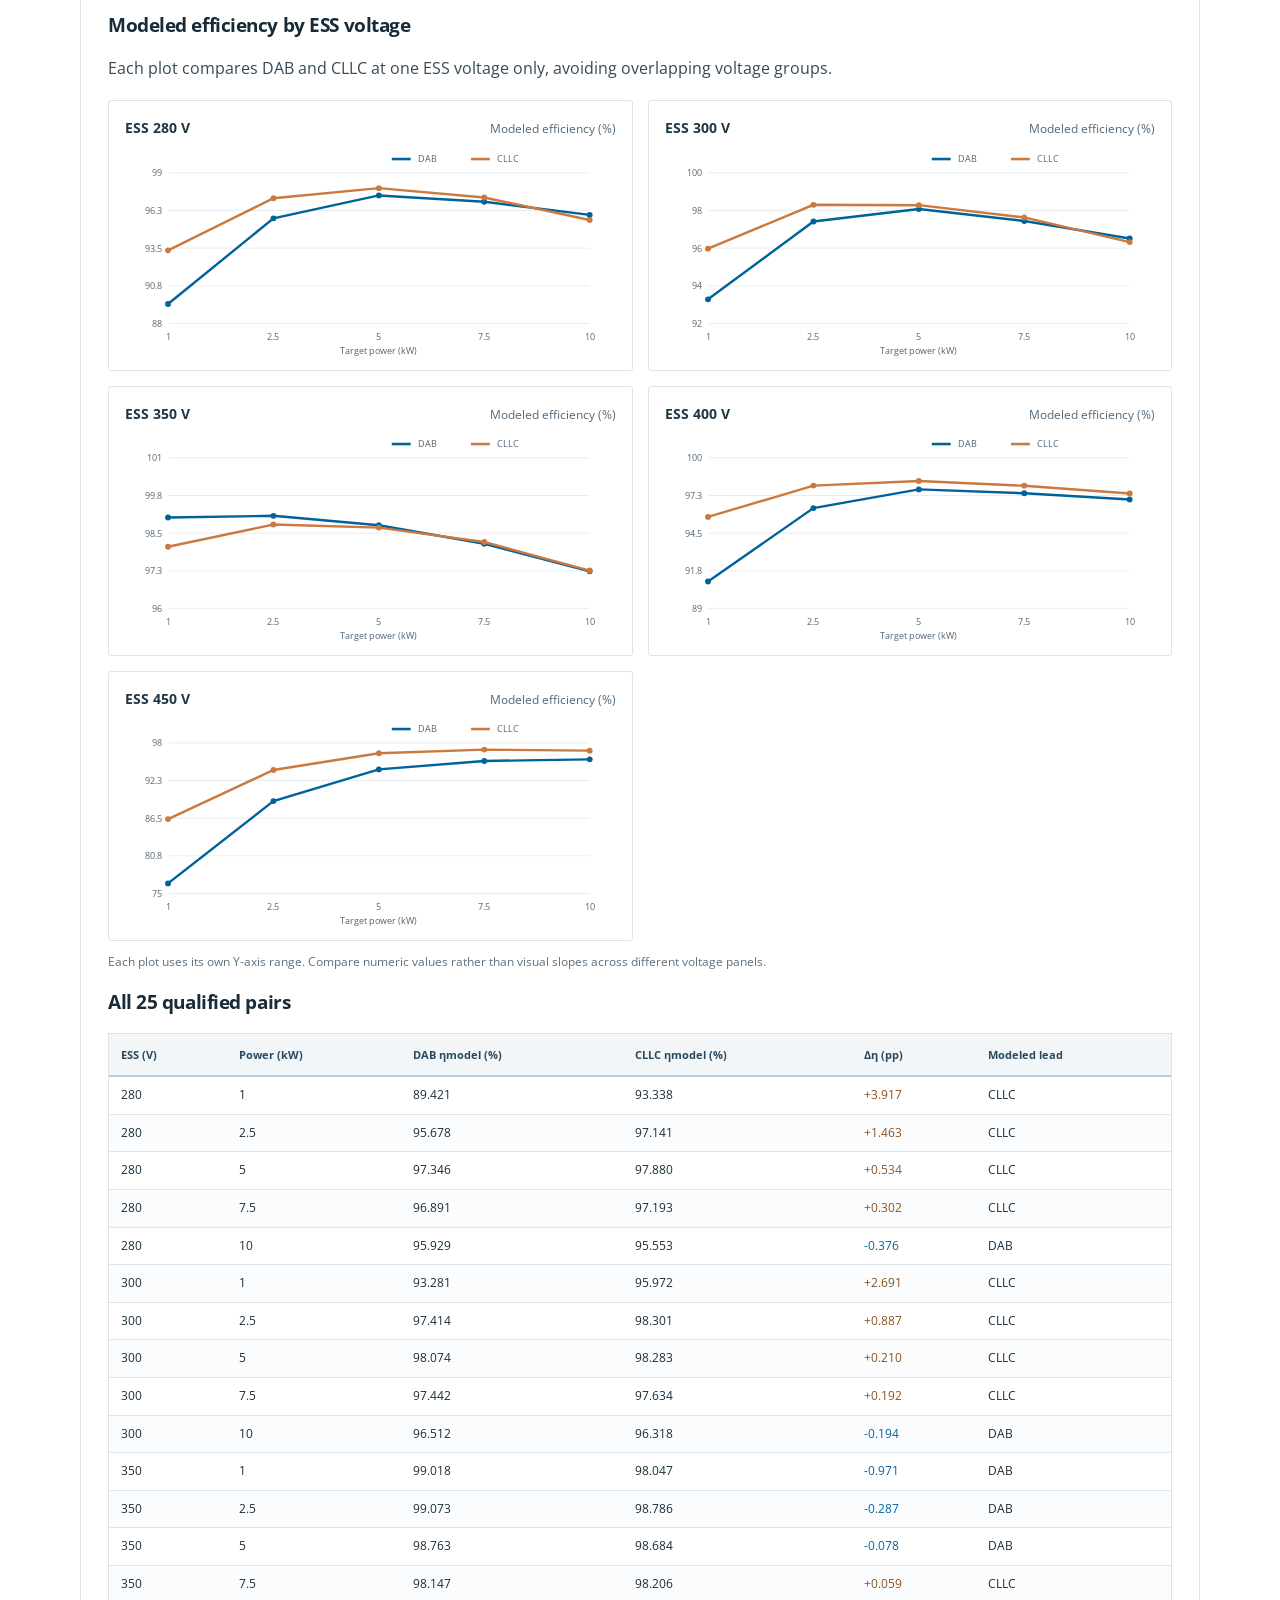
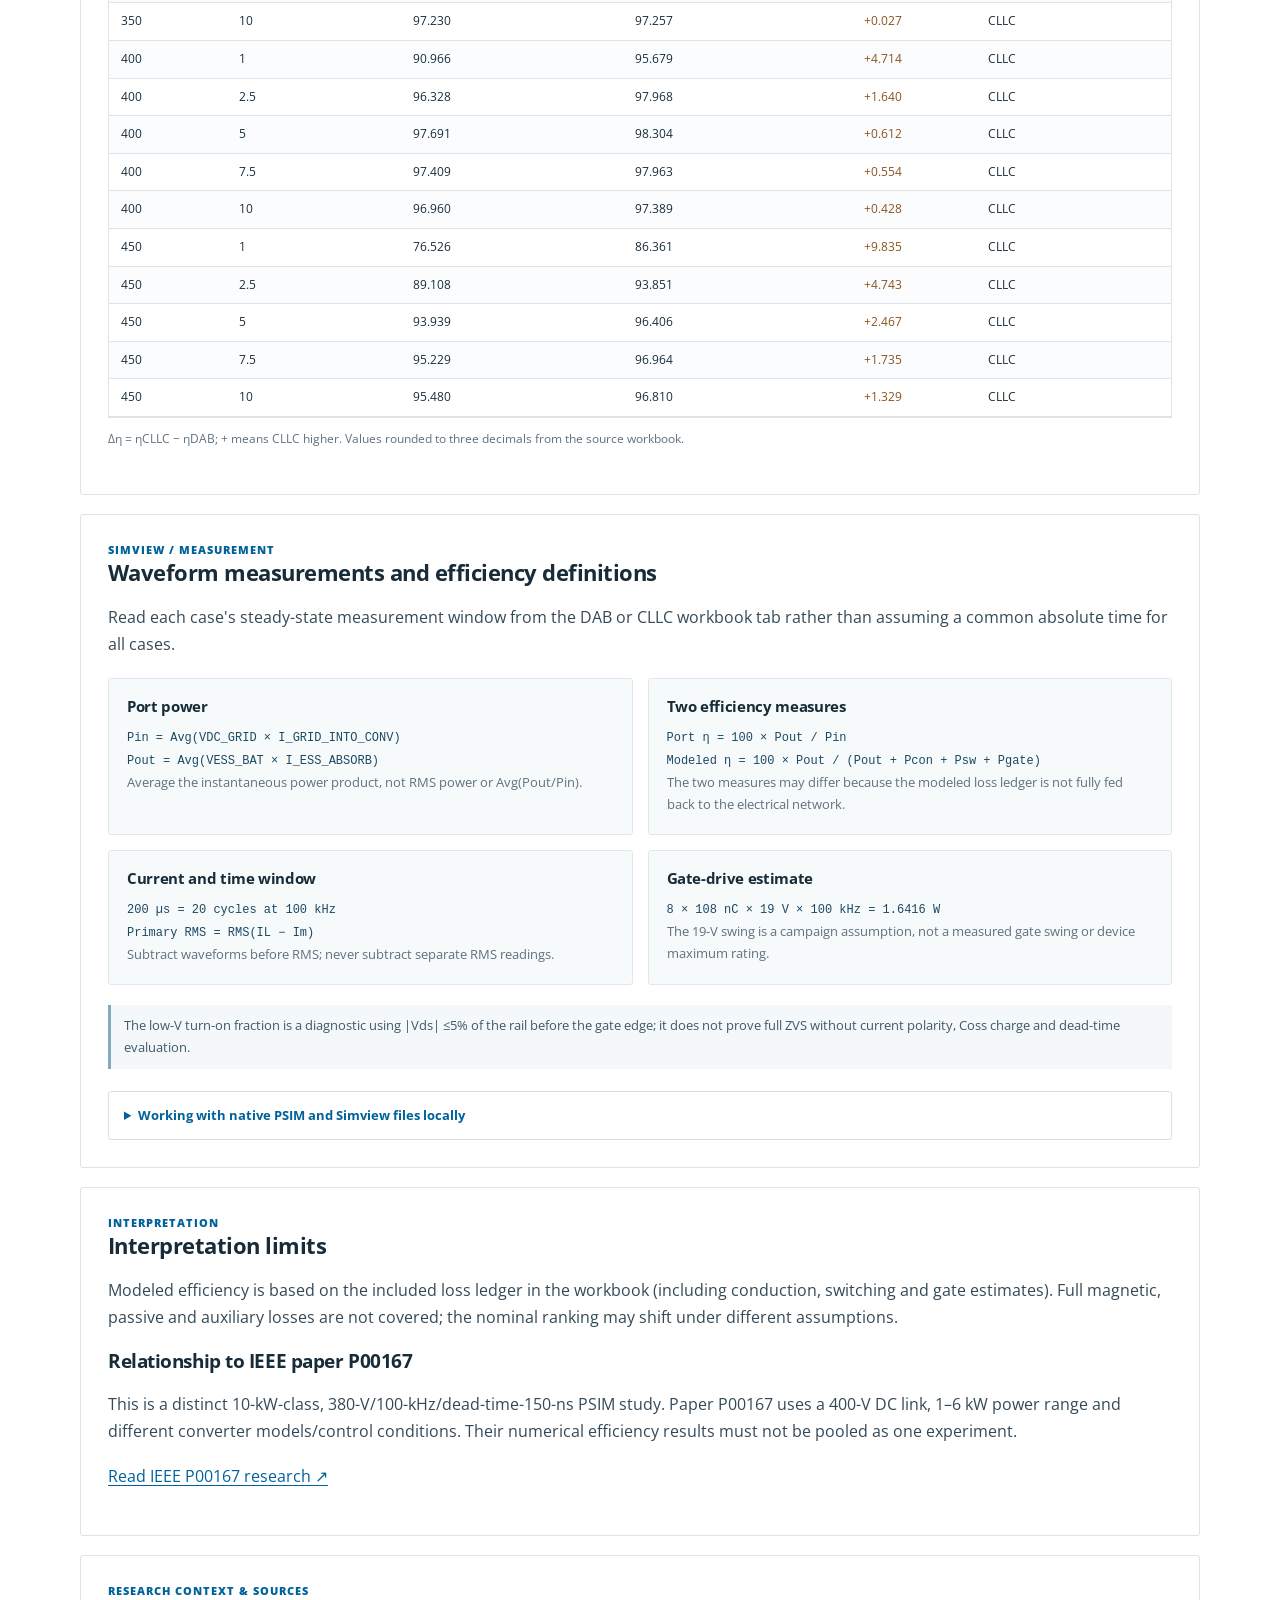
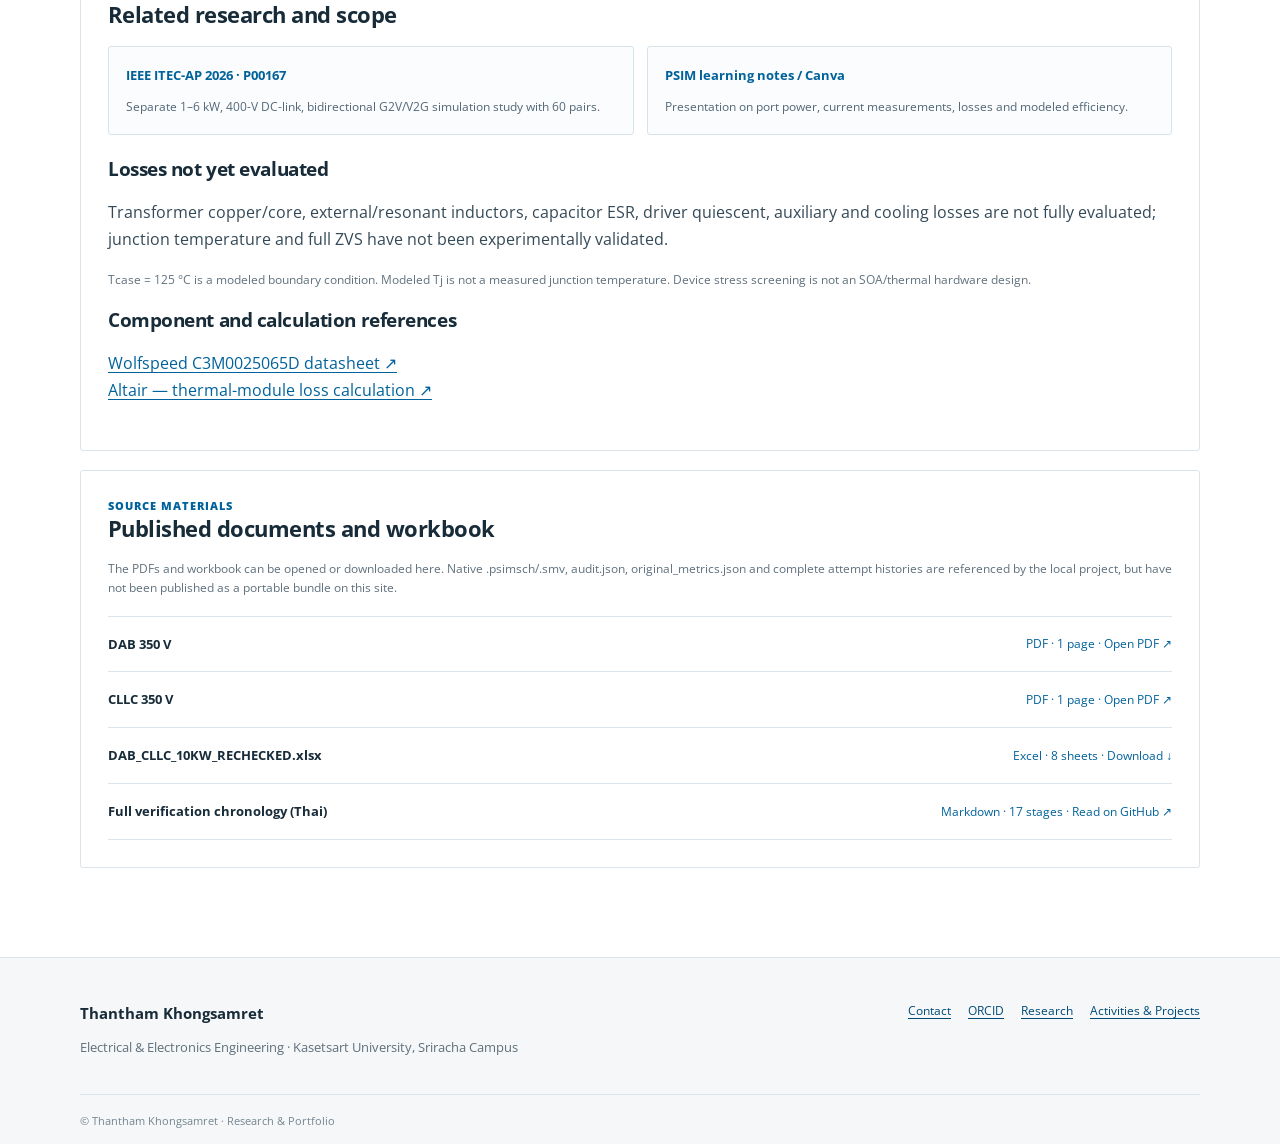
<file: projects/dab-cllc-10kw/index.html>
<!doctype html><html lang="en"><head><meta charset="utf-8"><meta name="viewport" content="width=device-width,initial-scale=1"><title>10-kW DAB–CLLC Converter Study | Thantham Khongsamret</title><meta name="description" content="10-kW-class DAB and CLLC PSIM study: 50 simulated records, 25 qualified paired cases, verification protocols, waveform measurement, circuit PDFs, Excel and model limitations"><meta name="robots" content="index,follow,max-image-preview:large"><link rel="canonical" href="https://t-khongsamret.github.io/projects/dab-cllc-10kw/"><link rel="alternate" hreflang="en" href="https://t-khongsamret.github.io/projects/dab-cllc-10kw/"><link rel="alternate" hreflang="th" href="https://t-khongsamret.github.io/th/projects/dab-cllc-10kw/"><meta property="og:type" content="article"><meta property="og:title" content="10-kW DAB–CLLC Converter Study | Thantham Khongsamret"><meta property="og:description" content="PSIM engineering study comparing DAB and CLLC 10-kW-class converters at a 380-V DC grid and 280–450-V ESS. Schematics, original PDFs, Excel workbook, images and 25 paired results."><meta property="og:image" content="https://t-khongsamret.github.io/assets/dab-350v-circuit.png"><meta property="og:url" content="https://t-khongsamret.github.io/projects/dab-cllc-10kw/"><meta property="og:locale" content="en_US"><meta name="theme-color" content="#00629b"><link rel="icon" type="image/svg+xml" href="/assets/favicon.svg"><link rel="stylesheet" href="/assets/portfolio.css"><script type="application/ld+json">{"@context":"https://schema.org","@type":"CreativeWork","dateModified":"2026-11-12","name":"10-kW-Class DAB and CLLC Converter Study","url":"https://t-khongsamret.github.io/projects/dab-cllc-10kw/","inLanguage":"en","author":{"@type":"Person","@id":"https://t-khongsamret.github.io/#person","name":"Thantham Khongsamret","sameAs":"https://orcid.org/0009-0004-9258-6906"},"about":["Power Electronics","Dual Active Bridge","CLLC","PSIM","10 kW","Bidirectional DC-DC Conversion"],"isPartOf":{"@type":"WebSite","url":"https://t-khongsamret.github.io/"}}</script></head><body><a class="sno" href="#main">Skip to content</a><header class="top"><div class="wrap top-inner"><a class="logo" href="/"><span class="logomark">TK</span><span><b>THANTHAM KHONGSAMRET</b><small>RESEARCH & PORTFOLIO</small></span></a><nav class="navlinks"><a href="/research/">Research</a><a href="/activities/" aria-current="page">Activities & Projects</a><a href="/about/">About</a><a href="https://orcid.org/0009-0004-9258-6906" rel="me">ORCID ↗</a><a class="language" href="/th/projects/dab-cllc-10kw/">ไทย</a></nav></div></header><main id="main"><section class="pagehero"><div class="wrap"><div class="crumb"><a href="/">Home</a> / <a href="/activities/">Activities & Projects</a> / DAB–CLLC 10 kW</div><div class="eyebrow" style="margin-top:24px">ENGINEERING PROJECT / PSIM MODEL</div><h1>10-kW-Class DAB and CLLC Converter Study</h1><p class="lead">Circuit topology, power-transfer paths and modeled efficiency across a common PSIM operating matrix</p><div class="pills"><span class="tag">PSIM</span><span class="tag">DAB</span><span class="tag">CLLC</span><span class="tag">10 kW</span><span class="tag">Power Electronics</span></div><div class="btnrow"><a class="btn" href="/files/DAB_CLLC_10KW_RECHECKED.xlsx" download>Download all 8 Excel worksheets ↓</a><a class="btn light" href="#schematics">View schematics ↗</a></div></div></section><section class="section"><div class="wrap"><div class="panel"><div class="eyebrow">OVERVIEW</div><h2>Study overview</h2><p>This project uses a 380-V DC grid, 280–450-V ESS voltage, and five target powers (1, 2.5, 5, 7.5 and 10 kW). The workbook reports 25 qualified DAB–CLLC pairs. The efficiencies are modeled outcomes, not hardware measurements.</p><div class="metrics"><div class="metric"><b>25</b><small>Qualified pairs</small></div><div class="metric"><b>380 V</b><small>DC Grid</small></div><div class="metric"><b>1–10 kW</b><small>Target power</small></div></div><p class="tiny">Common basis: 100 kHz · 150-ns dead time · eight C3M0025065D MOSFETs · Tcase 125 °C · transformer ratio 1.0857:1.</p></div><div class="panel" id="schematics"><div class="eyebrow">CIRCUIT SCHEMATICS</div><h2>Circuit drawings for the ESS 350-V, 100%-load (10-kW target) case</h2><div class="schematics-grid"><article><h3>Dual Active Bridge (DAB)</h3><a href="/files/DAB_350V_schematic.pdf" target="_blank" rel="noopener noreferrer"><img class="project-schematic" src="/assets/dab-350v-circuit.png" width="1354" height="512" alt="DAB circuit schematic: 380V grid, 350V ESS, MOSFET full bridges, Lk and transformer"></a><p>The DAB contains two full MOSFET bridges (Q1–Q8) linked by a high-frequency transformer and a 9.5-µH transfer/leakage inductance Lk. Lm = 600 µH represents the magnetizing branch, and the transformer ratio is 1.0857:1. A phase shift between bridges controls transferred power.</p><p class="file-actions"><a href="/files/DAB_350V_schematic.pdf" target="_blank" rel="noopener noreferrer">Open PDF ↗</a> · <a href="/files/DAB_350V_schematic.pdf" download="DAB_350V_schematic.pdf">Download ↓</a></p></article><article><h3>CLLC Resonant Converter</h3><a href="/files/CLLC_350V_schematic.pdf" target="_blank" rel="noopener noreferrer"><img class="project-schematic" src="/assets/cllc-350v-circuit.png" width="1354" height="512" alt="CLLC circuit schematic: 380V grid, 350V ESS, two resonant inductor-capacitor branches"></a><p>The CLLC also uses full bridges on both sides but adds two resonant branches, Lr1/Cr1 and Lr2/Cr2, with Lm = 70.395 µH. The resonant tank shapes current and causes power-transfer behavior to depend on inductance, capacitance and switching frequency.</p><p class="file-actions"><a href="/files/CLLC_350V_schematic.pdf" target="_blank" rel="noopener noreferrer">Open PDF ↗</a> · <a href="/files/CLLC_350V_schematic.pdf" download="CLLC_350V_schematic.pdf">Download ↓</a></p></article></div></div><div class="panel"><div class="eyebrow">CIRCUIT DESIGN</div><h2>Principal model parameters</h2><div class="table-scroll"><table class="results-table"><thead><tr><th>Parameter</th><th>DAB</th><th>CLLC</th></tr></thead><tbody><tr><td>DC Grid / ESS</td><td colspan="2">380 V / 350 V (illustrated case)</td></tr><tr><td>Switching / Dead time</td><td colspan="2">100 kHz / 150 ns</td></tr><tr><td>Transformer Np:Ns</td><td colspan="2">1.0857:1</td></tr><tr><td>Switches</td><td colspan="2">C3M0025065D × 8</td></tr><tr><td>Lk</td><td>9.5 µH</td><td>—</td></tr><tr><td>Lm</td><td>600 µH</td><td>70.395 µH</td></tr><tr><td>Lr1 / Cr1</td><td>—</td><td>16.245 µH / 243.767 nF</td></tr><tr><td>Lr2 / Cr2</td><td>—</td><td>14.89125 µH / 265.928 nF</td></tr><tr><td>Case boundary</td><td colspan="2">125 °C (simulation setting)</td></tr></tbody></table></div><p class="tiny">Q1–Q8 are MOSFET switches; VAB/VCD identify bridge-voltage measurements. TCASE is a thermal boundary setting, not a power conductor.</p></div><div class="panel" id="validation"><div class="eyebrow">NUMERICAL QUALIFICATION</div><h2>Verification and refinement process</h2><p>Five ESS voltages × five load levels × two converter models yield 50 simulation records. Each pair must satisfy power, steady-state, gate-pattern and matched realized-timestep requirements.</p><div class="metrics"><div class="metric"><b>25 / 25</b><small>DAB qualified</small></div><div class="metric"><b>25 / 25</b><small>CLLC qualified</small></div><div class="metric"><b>25 / 25</b><small>Paired results</small></div></div><div class="process-grid">
 <div class="process-step"><b>01 · Common conditions</b><p>Fix 380-V DC grid, 100 kHz, 150-ns dead time, device class and loss scope. Magnetizing and resonant components remain implementation-specific.</p></div>
 <div class="process-step"><b>02 · Power targeting</b><p>Use PSIM-evaluated phase-shift search; unsuccessful attempts remain part of the project audit trail.</p></div>
 <div class="process-step"><b>03 · Settling verification</b><p>Some CLLC cases require checked saved-state continuations until periodic steady-state criteria are met.</p></div>
 <div class="process-step"><b>04 · Paired verification</b><p>Match the realized simulation timestep and recompute averages, RMS currents and loss quantities from the source waveforms.</p></div></div>
 <p class="note">Initial screening yielded DAB 23/25 and CLLC 21/25, with only 20 matched pairs. Phase search, settling and realized-timestep checks were subsequently refined without relaxing the acceptance criteria.</p><h3>Selected verification cases</h3><div class="table-scroll"><table class="results-table"><thead><tr><th>Case</th><th>Earlier result</th><th>Follow-up</th></tr></thead><tbody><tr><td>DAB 280 V · 5 kW</td><td>Power error +0.997%; outside tolerance</td><td>Phase 10.656° → 5,024.303 W (+0.486%), power-qualified; ZVS screening remains separate</td></tr><tr><td>CLLC 280 V · 1 kW</td><td>994.913 W (−0.509%); outside tolerance</td><td>Phase −1.143° → approximately 1,000.97 W (+0.097%)</td></tr><tr><td>CLLC 450 V · 1 kW</td><td>10 ms: state residual 13.420%</td><td>30 ms: 0.131% qualifies; 50 ms: 0.00323%</td></tr></tbody></table></div>
 <details class="technical-details"><summary>Numerical qualification criteria</summary><div class="table-scroll"><table class="results-table"><thead><tr><th>Check</th><th>Threshold</th></tr></thead><tbody><tr><td>Power error</td><td>±0.5% of target</td></tr><tr><td>Power drift</td><td>≤0.1% of target</td></tr><tr><td>RMS / included loss drift</td><td>≤0.1%</td></tr><tr><td>Peak drift</td><td>≤1%</td></tr><tr><td>State residual</td><td>≤0.5%</td></tr><tr><td>Half-window power drift</td><td>≤0.5%</td></tr><tr><td>Gate / dead time / switching events</td><td>Must match the defined pattern</td></tr><tr><td>Realized timestep</td><td>Matched within each pair</td></tr></tbody></table></div><p class="tiny">QUALIFIED is a project-specific numerical screen, not IEEE certification or proof of physical SOA/ZVS.</p></details></div><div class="panel" id="results"><div class="eyebrow">SIMULATION RESULTS</div><h2>Efficiency comparison from the workbook</h2><div class="metrics"><div class="metric"><b>20/25</b><small>CLLC higher modeled η</small></div><div class="metric"><b>5/25</b><small>DAB higher modeled η</small></div><div class="metric"><b>50</b><small>Qualified converter records</small></div></div><h3>Modeled efficiency by ESS voltage</h3><p>Each plot compares DAB and CLLC at one ESS voltage only, avoiding overlapping voltage groups.</p><div class="eff-chart-grid"><figure class="eff-chart"><figcaption><strong>ESS 280 V</strong><span>Modeled efficiency (%)</span></figcaption><svg viewBox="0 0 570 245" role="img" aria-label="Modeled efficiency for DAB and CLLC, ESS 280 V" xmlns="http://www.w3.org/2000/svg"><g font-family="Open Sans, Arial, sans-serif" fill="#526473"><line x1="50" x2="540" y1="205.0" y2="205.0" stroke="#e6ebef"/><text x="43" y="209.0" font-size="10" text-anchor="end">88</text><line x1="50" x2="540" y1="161.3" y2="161.3" stroke="#e6ebef"/><text x="43" y="165.3" font-size="10" text-anchor="end">90.8</text><line x1="50" x2="540" y1="117.5" y2="117.5" stroke="#e6ebef"/><text x="43" y="121.5" font-size="10" text-anchor="end">93.5</text><line x1="50" x2="540" y1="73.8" y2="73.8" stroke="#e6ebef"/><text x="43" y="77.8" font-size="10" text-anchor="end">96.3</text><line x1="50" x2="540" y1="30.0" y2="30.0" stroke="#e6ebef"/><text x="43" y="34.0" font-size="10" text-anchor="end">99</text><line x1="310" x2="332" y1="14" y2="14" stroke="#00629b" stroke-width="3"/><text x="341" y="18" font-size="11">DAB</text><line x1="402" x2="424" y1="14" y2="14" stroke="#cb793e" stroke-width="3"/><text x="432" y="18" font-size="11">CLLC</text><polyline points="50,182.4 172.5,82.9 295,56.3 417.5,63.6 540,78.9" fill="none" stroke="#00629b" stroke-width="2.8"/><g fill="#00629b"><circle cx="50" cy="182.4" r="3.4"/><circle cx="172.5" cy="82.9" r="3.4"/><circle cx="295" cy="56.3" r="3.4"/><circle cx="417.5" cy="63.6" r="3.4"/><circle cx="540" cy="78.9" r="3.4"/></g><polyline points="50,120.1 172.5,59.6 295,47.8 417.5,58.7 540,84.8" fill="none" stroke="#cb793e" stroke-width="2.8"/><g fill="#cb793e"><circle cx="50" cy="120.1" r="3.4"/><circle cx="172.5" cy="59.6" r="3.4"/><circle cx="295" cy="47.8" r="3.4"/><circle cx="417.5" cy="58.7" r="3.4"/><circle cx="540" cy="84.8" r="3.4"/></g><text x="50" y="224" text-anchor="middle" font-size="10">1</text><text x="172.5" y="224" text-anchor="middle" font-size="10">2.5</text><text x="295" y="224" text-anchor="middle" font-size="10">5</text><text x="417.5" y="224" text-anchor="middle" font-size="10">7.5</text><text x="540" y="224" text-anchor="middle" font-size="10">10</text><text x="295" y="241" font-size="10" text-anchor="middle">Target power (kW)</text></g></svg></figure><figure class="eff-chart"><figcaption><strong>ESS 300 V</strong><span>Modeled efficiency (%)</span></figcaption><svg viewBox="0 0 570 245" role="img" aria-label="Modeled efficiency for DAB and CLLC, ESS 300 V" xmlns="http://www.w3.org/2000/svg"><g font-family="Open Sans, Arial, sans-serif" fill="#526473"><line x1="50" x2="540" y1="205.0" y2="205.0" stroke="#e6ebef"/><text x="43" y="209.0" font-size="10" text-anchor="end">92</text><line x1="50" x2="540" y1="161.3" y2="161.3" stroke="#e6ebef"/><text x="43" y="165.3" font-size="10" text-anchor="end">94</text><line x1="50" x2="540" y1="117.5" y2="117.5" stroke="#e6ebef"/><text x="43" y="121.5" font-size="10" text-anchor="end">96</text><line x1="50" x2="540" y1="73.8" y2="73.8" stroke="#e6ebef"/><text x="43" y="77.8" font-size="10" text-anchor="end">98</text><line x1="50" x2="540" y1="30.0" y2="30.0" stroke="#e6ebef"/><text x="43" y="34.0" font-size="10" text-anchor="end">100</text><line x1="310" x2="332" y1="14" y2="14" stroke="#00629b" stroke-width="3"/><text x="341" y="18" font-size="11">DAB</text><line x1="402" x2="424" y1="14" y2="14" stroke="#cb793e" stroke-width="3"/><text x="432" y="18" font-size="11">CLLC</text><polyline points="50,177.0 172.5,86.6 295,72.1 417.5,86.0 540,106.3" fill="none" stroke="#00629b" stroke-width="2.8"/><g fill="#00629b"><circle cx="50" cy="177.0" r="3.4"/><circle cx="172.5" cy="86.6" r="3.4"/><circle cx="295" cy="72.1" r="3.4"/><circle cx="417.5" cy="86.0" r="3.4"/><circle cx="540" cy="106.3" r="3.4"/></g><polyline points="50,118.1 172.5,67.2 295,67.6 417.5,81.8 540,110.5" fill="none" stroke="#cb793e" stroke-width="2.8"/><g fill="#cb793e"><circle cx="50" cy="118.1" r="3.4"/><circle cx="172.5" cy="67.2" r="3.4"/><circle cx="295" cy="67.6" r="3.4"/><circle cx="417.5" cy="81.8" r="3.4"/><circle cx="540" cy="110.5" r="3.4"/></g><text x="50" y="224" text-anchor="middle" font-size="10">1</text><text x="172.5" y="224" text-anchor="middle" font-size="10">2.5</text><text x="295" y="224" text-anchor="middle" font-size="10">5</text><text x="417.5" y="224" text-anchor="middle" font-size="10">7.5</text><text x="540" y="224" text-anchor="middle" font-size="10">10</text><text x="295" y="241" font-size="10" text-anchor="middle">Target power (kW)</text></g></svg></figure><figure class="eff-chart"><figcaption><strong>ESS 350 V</strong><span>Modeled efficiency (%)</span></figcaption><svg viewBox="0 0 570 245" role="img" aria-label="Modeled efficiency for DAB and CLLC, ESS 350 V" xmlns="http://www.w3.org/2000/svg"><g font-family="Open Sans, Arial, sans-serif" fill="#526473"><line x1="50" x2="540" y1="205.0" y2="205.0" stroke="#e6ebef"/><text x="43" y="209.0" font-size="10" text-anchor="end">96</text><line x1="50" x2="540" y1="161.3" y2="161.3" stroke="#e6ebef"/><text x="43" y="165.3" font-size="10" text-anchor="end">97.3</text><line x1="50" x2="540" y1="117.5" y2="117.5" stroke="#e6ebef"/><text x="43" y="121.5" font-size="10" text-anchor="end">98.5</text><line x1="50" x2="540" y1="73.8" y2="73.8" stroke="#e6ebef"/><text x="43" y="77.8" font-size="10" text-anchor="end">99.8</text><line x1="50" x2="540" y1="30.0" y2="30.0" stroke="#e6ebef"/><text x="43" y="34.0" font-size="10" text-anchor="end">101</text><line x1="310" x2="332" y1="14" y2="14" stroke="#00629b" stroke-width="3"/><text x="341" y="18" font-size="11">DAB</text><line x1="402" x2="424" y1="14" y2="14" stroke="#cb793e" stroke-width="3"/><text x="432" y="18" font-size="11">CLLC</text><polyline points="50,99.4 172.5,97.4 295,108.3 417.5,129.9 540,161.9" fill="none" stroke="#00629b" stroke-width="2.8"/><g fill="#00629b"><circle cx="50" cy="99.4" r="3.4"/><circle cx="172.5" cy="97.4" r="3.4"/><circle cx="295" cy="108.3" r="3.4"/><circle cx="417.5" cy="129.9" r="3.4"/><circle cx="540" cy="161.9" r="3.4"/></g><polyline points="50,133.4 172.5,107.5 295,111.1 417.5,127.8 540,161.0" fill="none" stroke="#cb793e" stroke-width="2.8"/><g fill="#cb793e"><circle cx="50" cy="133.4" r="3.4"/><circle cx="172.5" cy="107.5" r="3.4"/><circle cx="295" cy="111.1" r="3.4"/><circle cx="417.5" cy="127.8" r="3.4"/><circle cx="540" cy="161.0" r="3.4"/></g><text x="50" y="224" text-anchor="middle" font-size="10">1</text><text x="172.5" y="224" text-anchor="middle" font-size="10">2.5</text><text x="295" y="224" text-anchor="middle" font-size="10">5</text><text x="417.5" y="224" text-anchor="middle" font-size="10">7.5</text><text x="540" y="224" text-anchor="middle" font-size="10">10</text><text x="295" y="241" font-size="10" text-anchor="middle">Target power (kW)</text></g></svg></figure><figure class="eff-chart"><figcaption><strong>ESS 400 V</strong><span>Modeled efficiency (%)</span></figcaption><svg viewBox="0 0 570 245" role="img" aria-label="Modeled efficiency for DAB and CLLC, ESS 400 V" xmlns="http://www.w3.org/2000/svg"><g font-family="Open Sans, Arial, sans-serif" fill="#526473"><line x1="50" x2="540" y1="205.0" y2="205.0" stroke="#e6ebef"/><text x="43" y="209.0" font-size="10" text-anchor="end">89</text><line x1="50" x2="540" y1="161.3" y2="161.3" stroke="#e6ebef"/><text x="43" y="165.3" font-size="10" text-anchor="end">91.8</text><line x1="50" x2="540" y1="117.5" y2="117.5" stroke="#e6ebef"/><text x="43" y="121.5" font-size="10" text-anchor="end">94.5</text><line x1="50" x2="540" y1="73.8" y2="73.8" stroke="#e6ebef"/><text x="43" y="77.8" font-size="10" text-anchor="end">97.3</text><line x1="50" x2="540" y1="30.0" y2="30.0" stroke="#e6ebef"/><text x="43" y="34.0" font-size="10" text-anchor="end">100</text><line x1="310" x2="332" y1="14" y2="14" stroke="#00629b" stroke-width="3"/><text x="341" y="18" font-size="11">DAB</text><line x1="402" x2="424" y1="14" y2="14" stroke="#cb793e" stroke-width="3"/><text x="432" y="18" font-size="11">CLLC</text><polyline points="50,173.7 172.5,88.4 295,66.7 417.5,71.2 540,78.4" fill="none" stroke="#00629b" stroke-width="2.8"/><g fill="#00629b"><circle cx="50" cy="173.7" r="3.4"/><circle cx="172.5" cy="88.4" r="3.4"/><circle cx="295" cy="66.7" r="3.4"/><circle cx="417.5" cy="71.2" r="3.4"/><circle cx="540" cy="78.4" r="3.4"/></g><polyline points="50,98.7 172.5,62.3 295,57.0 417.5,62.4 540,71.5" fill="none" stroke="#cb793e" stroke-width="2.8"/><g fill="#cb793e"><circle cx="50" cy="98.7" r="3.4"/><circle cx="172.5" cy="62.3" r="3.4"/><circle cx="295" cy="57.0" r="3.4"/><circle cx="417.5" cy="62.4" r="3.4"/><circle cx="540" cy="71.5" r="3.4"/></g><text x="50" y="224" text-anchor="middle" font-size="10">1</text><text x="172.5" y="224" text-anchor="middle" font-size="10">2.5</text><text x="295" y="224" text-anchor="middle" font-size="10">5</text><text x="417.5" y="224" text-anchor="middle" font-size="10">7.5</text><text x="540" y="224" text-anchor="middle" font-size="10">10</text><text x="295" y="241" font-size="10" text-anchor="middle">Target power (kW)</text></g></svg></figure><figure class="eff-chart"><figcaption><strong>ESS 450 V</strong><span>Modeled efficiency (%)</span></figcaption><svg viewBox="0 0 570 245" role="img" aria-label="Modeled efficiency for DAB and CLLC, ESS 450 V" xmlns="http://www.w3.org/2000/svg"><g font-family="Open Sans, Arial, sans-serif" fill="#526473"><line x1="50" x2="540" y1="205.0" y2="205.0" stroke="#e6ebef"/><text x="43" y="209.0" font-size="10" text-anchor="end">75</text><line x1="50" x2="540" y1="161.3" y2="161.3" stroke="#e6ebef"/><text x="43" y="165.3" font-size="10" text-anchor="end">80.8</text><line x1="50" x2="540" y1="117.5" y2="117.5" stroke="#e6ebef"/><text x="43" y="121.5" font-size="10" text-anchor="end">86.5</text><line x1="50" x2="540" y1="73.8" y2="73.8" stroke="#e6ebef"/><text x="43" y="77.8" font-size="10" text-anchor="end">92.3</text><line x1="50" x2="540" y1="30.0" y2="30.0" stroke="#e6ebef"/><text x="43" y="34.0" font-size="10" text-anchor="end">98</text><line x1="310" x2="332" y1="14" y2="14" stroke="#00629b" stroke-width="3"/><text x="341" y="18" font-size="11">DAB</text><line x1="402" x2="424" y1="14" y2="14" stroke="#cb793e" stroke-width="3"/><text x="432" y="18" font-size="11">CLLC</text><polyline points="50,193.4 172.5,97.7 295,60.9 417.5,51.1 540,49.2" fill="none" stroke="#00629b" stroke-width="2.8"/><g fill="#00629b"><circle cx="50" cy="193.4" r="3.4"/><circle cx="172.5" cy="97.7" r="3.4"/><circle cx="295" cy="60.9" r="3.4"/><circle cx="417.5" cy="51.1" r="3.4"/><circle cx="540" cy="49.2" r="3.4"/></g><polyline points="50,118.6 172.5,61.6 295,42.1 417.5,37.9 540,39.1" fill="none" stroke="#cb793e" stroke-width="2.8"/><g fill="#cb793e"><circle cx="50" cy="118.6" r="3.4"/><circle cx="172.5" cy="61.6" r="3.4"/><circle cx="295" cy="42.1" r="3.4"/><circle cx="417.5" cy="37.9" r="3.4"/><circle cx="540" cy="39.1" r="3.4"/></g><text x="50" y="224" text-anchor="middle" font-size="10">1</text><text x="172.5" y="224" text-anchor="middle" font-size="10">2.5</text><text x="295" y="224" text-anchor="middle" font-size="10">5</text><text x="417.5" y="224" text-anchor="middle" font-size="10">7.5</text><text x="540" y="224" text-anchor="middle" font-size="10">10</text><text x="295" y="241" font-size="10" text-anchor="middle">Target power (kW)</text></g></svg></figure></div><p class="tiny">Each plot uses its own Y-axis range. Compare numeric values rather than visual slopes across different voltage panels.</p><h3>All 25 qualified pairs</h3><div class="table-scroll"><table class="results-table"><thead><tr><th>ESS (V)</th><th>Power (kW)</th><th>DAB ηmodel (%)</th><th>CLLC ηmodel (%)</th><th>Δη (pp)</th><th>Modeled lead</th></tr></thead><tbody><tr><td>280</td><td>1</td><td>89.421</td><td>93.338</td><td class="positive">+3.917</td><td>CLLC</td></tr><tr><td>280</td><td>2.5</td><td>95.678</td><td>97.141</td><td class="positive">+1.463</td><td>CLLC</td></tr><tr><td>280</td><td>5</td><td>97.346</td><td>97.880</td><td class="positive">+0.534</td><td>CLLC</td></tr><tr><td>280</td><td>7.5</td><td>96.891</td><td>97.193</td><td class="positive">+0.302</td><td>CLLC</td></tr><tr><td>280</td><td>10</td><td>95.929</td><td>95.553</td><td class="negative">-0.376</td><td>DAB</td></tr><tr><td>300</td><td>1</td><td>93.281</td><td>95.972</td><td class="positive">+2.691</td><td>CLLC</td></tr><tr><td>300</td><td>2.5</td><td>97.414</td><td>98.301</td><td class="positive">+0.887</td><td>CLLC</td></tr><tr><td>300</td><td>5</td><td>98.074</td><td>98.283</td><td class="positive">+0.210</td><td>CLLC</td></tr><tr><td>300</td><td>7.5</td><td>97.442</td><td>97.634</td><td class="positive">+0.192</td><td>CLLC</td></tr><tr><td>300</td><td>10</td><td>96.512</td><td>96.318</td><td class="negative">-0.194</td><td>DAB</td></tr><tr><td>350</td><td>1</td><td>99.018</td><td>98.047</td><td class="negative">-0.971</td><td>DAB</td></tr><tr><td>350</td><td>2.5</td><td>99.073</td><td>98.786</td><td class="negative">-0.287</td><td>DAB</td></tr><tr><td>350</td><td>5</td><td>98.763</td><td>98.684</td><td class="negative">-0.078</td><td>DAB</td></tr><tr><td>350</td><td>7.5</td><td>98.147</td><td>98.206</td><td class="positive">+0.059</td><td>CLLC</td></tr><tr><td>350</td><td>10</td><td>97.230</td><td>97.257</td><td class="positive">+0.027</td><td>CLLC</td></tr><tr><td>400</td><td>1</td><td>90.966</td><td>95.679</td><td class="positive">+4.714</td><td>CLLC</td></tr><tr><td>400</td><td>2.5</td><td>96.328</td><td>97.968</td><td class="positive">+1.640</td><td>CLLC</td></tr><tr><td>400</td><td>5</td><td>97.691</td><td>98.304</td><td class="positive">+0.612</td><td>CLLC</td></tr><tr><td>400</td><td>7.5</td><td>97.409</td><td>97.963</td><td class="positive">+0.554</td><td>CLLC</td></tr><tr><td>400</td><td>10</td><td>96.960</td><td>97.389</td><td class="positive">+0.428</td><td>CLLC</td></tr><tr><td>450</td><td>1</td><td>76.526</td><td>86.361</td><td class="positive">+9.835</td><td>CLLC</td></tr><tr><td>450</td><td>2.5</td><td>89.108</td><td>93.851</td><td class="positive">+4.743</td><td>CLLC</td></tr><tr><td>450</td><td>5</td><td>93.939</td><td>96.406</td><td class="positive">+2.467</td><td>CLLC</td></tr><tr><td>450</td><td>7.5</td><td>95.229</td><td>96.964</td><td class="positive">+1.735</td><td>CLLC</td></tr><tr><td>450</td><td>10</td><td>95.480</td><td>96.810</td><td class="positive">+1.329</td><td>CLLC</td></tr></tbody></table></div><p class="tiny">Δη = ηCLLC − ηDAB; + means CLLC higher. Values rounded to three decimals from the source workbook.</p></div><div class="panel" id="measurement"><div class="eyebrow">SIMVIEW / MEASUREMENT</div><h2>Waveform measurements and efficiency definitions</h2><p>Read each case's steady-state measurement window from the DAB or CLLC workbook tab rather than assuming a common absolute time for all cases.</p><div class="method-grid">
 <div><h3>Port power</h3><p><code>Pin = Avg(VDC_GRID × I_GRID_INTO_CONV)</code><br><code>Pout = Avg(VESS_BAT × I_ESS_ABSORB)</code></p><p class="tiny">Average the instantaneous power product, not RMS power or Avg(Pout/Pin).</p></div>
 <div><h3>Two efficiency measures</h3><p><code>Port η = 100 × Pout / Pin</code><br><code>Modeled η = 100 × Pout / (Pout + Pcon + Psw + Pgate)</code></p><p class="tiny">The two measures may differ because the modeled loss ledger is not fully fed back to the electrical network.</p></div>
 <div><h3>Current and time window</h3><p><code>200 µs = 20 cycles at 100 kHz</code><br><code>Primary RMS = RMS(IL − Im)</code></p><p class="tiny">Subtract waveforms before RMS; never subtract separate RMS readings.</p></div>
 <div><h3>Gate-drive estimate</h3><p><code>8 × 108 nC × 19 V × 100 kHz = 1.6416 W</code></p><p class="tiny">The 19-V swing is a campaign assumption, not a measured gate swing or device maximum rating.</p></div></div>
 <p class="note">The low-V turn-on fraction is a diagnostic using |Vds| ≤5% of the rail before the gate edge; it does not prove full ZVS without current polarity, Coss charge and dead-time evaluation.</p>
 <details class="technical-details"><summary>Working with native PSIM and Simview files locally</summary><p>The workbook contains Windows .lnk shortcuts targeting local PSIM.exe and Simview.exe installations. These shortcuts and raw/source junctions are not portable web links.</p><p>With the native project package on the original machine, open case-specific .psimsch in PSIM and .smv in Simview. For LoadFlag=1 models, restore the original INPUT INITIAL_STATE.ssf before rerunning; keep new outputs separate.</p><p class="tiny">The public website currently hosts the workbook, PDFs and circuit images, not a complete portable 50-case .smv/.psimsch package.</p></details></div><div class="panel"><div class="eyebrow">INTERPRETATION</div><h2>Interpretation limits</h2><p>Modeled efficiency is based on the included loss ledger in the workbook (including conduction, switching and gate estimates). Full magnetic, passive and auxiliary losses are not covered; the nominal ranking may shift under different assumptions.</p><h3>Relationship to IEEE paper P00167</h3><p>This is a distinct 10-kW-class, 380-V/100-kHz/dead-time-150-ns PSIM study. Paper P00167 uses a 400-V DC link, 1–6 kW power range and different converter models/control conditions. Their numerical efficiency results must not be pooled as one experiment.</p><p><a href="/research/p00167/">Read IEEE P00167 research ↗</a></p></div><div class="panel" id="research-context"><div class="eyebrow">RESEARCH CONTEXT &amp; SOURCES</div><h2>Related research and scope</h2><div class="related-grid"><a href="/research/p00167/"><strong>IEEE ITEC-AP 2026 · P00167</strong><span>Separate 1–6 kW, 400-V DC-link, bidirectional G2V/V2G simulation study with 60 pairs.</span></a><a href="/activities/#learning"><strong>PSIM learning notes / Canva</strong><span>Presentation on port power, current measurements, losses and modeled efficiency.</span></a></div><h3>Losses not yet evaluated</h3><p>Transformer copper/core, external/resonant inductors, capacitor ESR, driver quiescent, auxiliary and cooling losses are not fully evaluated; junction temperature and full ZVS have not been experimentally validated.</p><p class="tiny">Tcase = 125 °C is a modeled boundary condition. Modeled Tj is not a measured junction temperature. Device stress screening is not an SOA/thermal hardware design.</p><h3>Component and calculation references</h3><p><a href="https://assets.wolfspeed.com/uploads/2024/01/Wolfspeed_C3M0025065D_data_sheet.pdf" target="_blank" rel="noopener noreferrer">Wolfspeed C3M0025065D datasheet ↗</a><br><a href="https://community.altair.com/discussion/38488/how-curves-are-used-to-calculate-losses-in-the-thermal-module" target="_blank" rel="noopener noreferrer">Altair — thermal-module loss calculation ↗</a></p></div><div class="panel" id="downloads"><div class="eyebrow">SOURCE MATERIALS</div><h2>Published documents and workbook</h2><p class="tiny">The PDFs and workbook can be opened or downloaded here. Native .psimsch/.smv, audit.json, original_metrics.json and complete attempt histories are referenced by the local project, but have not been published as a portable bundle on this site.</p><div class="resource-list"><a href="/files/DAB_350V_schematic.pdf" target="_blank" rel="noopener noreferrer"><strong>DAB 350 V</strong><span>PDF · 1 page · Open PDF ↗</span></a><a href="/files/CLLC_350V_schematic.pdf" target="_blank" rel="noopener noreferrer"><strong>CLLC 350 V</strong><span>PDF · 1 page · Open PDF ↗</span></a><a href="/files/DAB_CLLC_10KW_RECHECKED.xlsx" download><strong>DAB_CLLC_10KW_RECHECKED.xlsx</strong><span>Excel · 8 sheets · Download ↓</span></a><a href="https://github.com/T-Khongsamret/T-Khongsamret.github.io/blob/main/content/DAB_CLLC_10KW_TECHNICAL_RECORD_TH.md" target="_blank" rel="noopener noreferrer"><strong>Full verification chronology (Thai)</strong><span>Markdown · 17 stages · Read on GitHub ↗</span></a></div></div></div></section></main><footer class="footer"><div class="wrap"><div class="footer-inner"><div><b>Thantham Khongsamret</b><p>Electrical & Electronics Engineering · Kasetsart University, Sriracha Campus</p></div><div class="footerlinks"><a href="mailto:thantham.k@ku.th">Contact</a><a href="https://orcid.org/0009-0004-9258-6906">ORCID</a><a href="/research/">Research</a><a href="/activities/">Activities & Projects</a></div></div><div class="copyright">© Thantham Khongsamret · Research & Portfolio</div></div></footer></body></html>
</file>
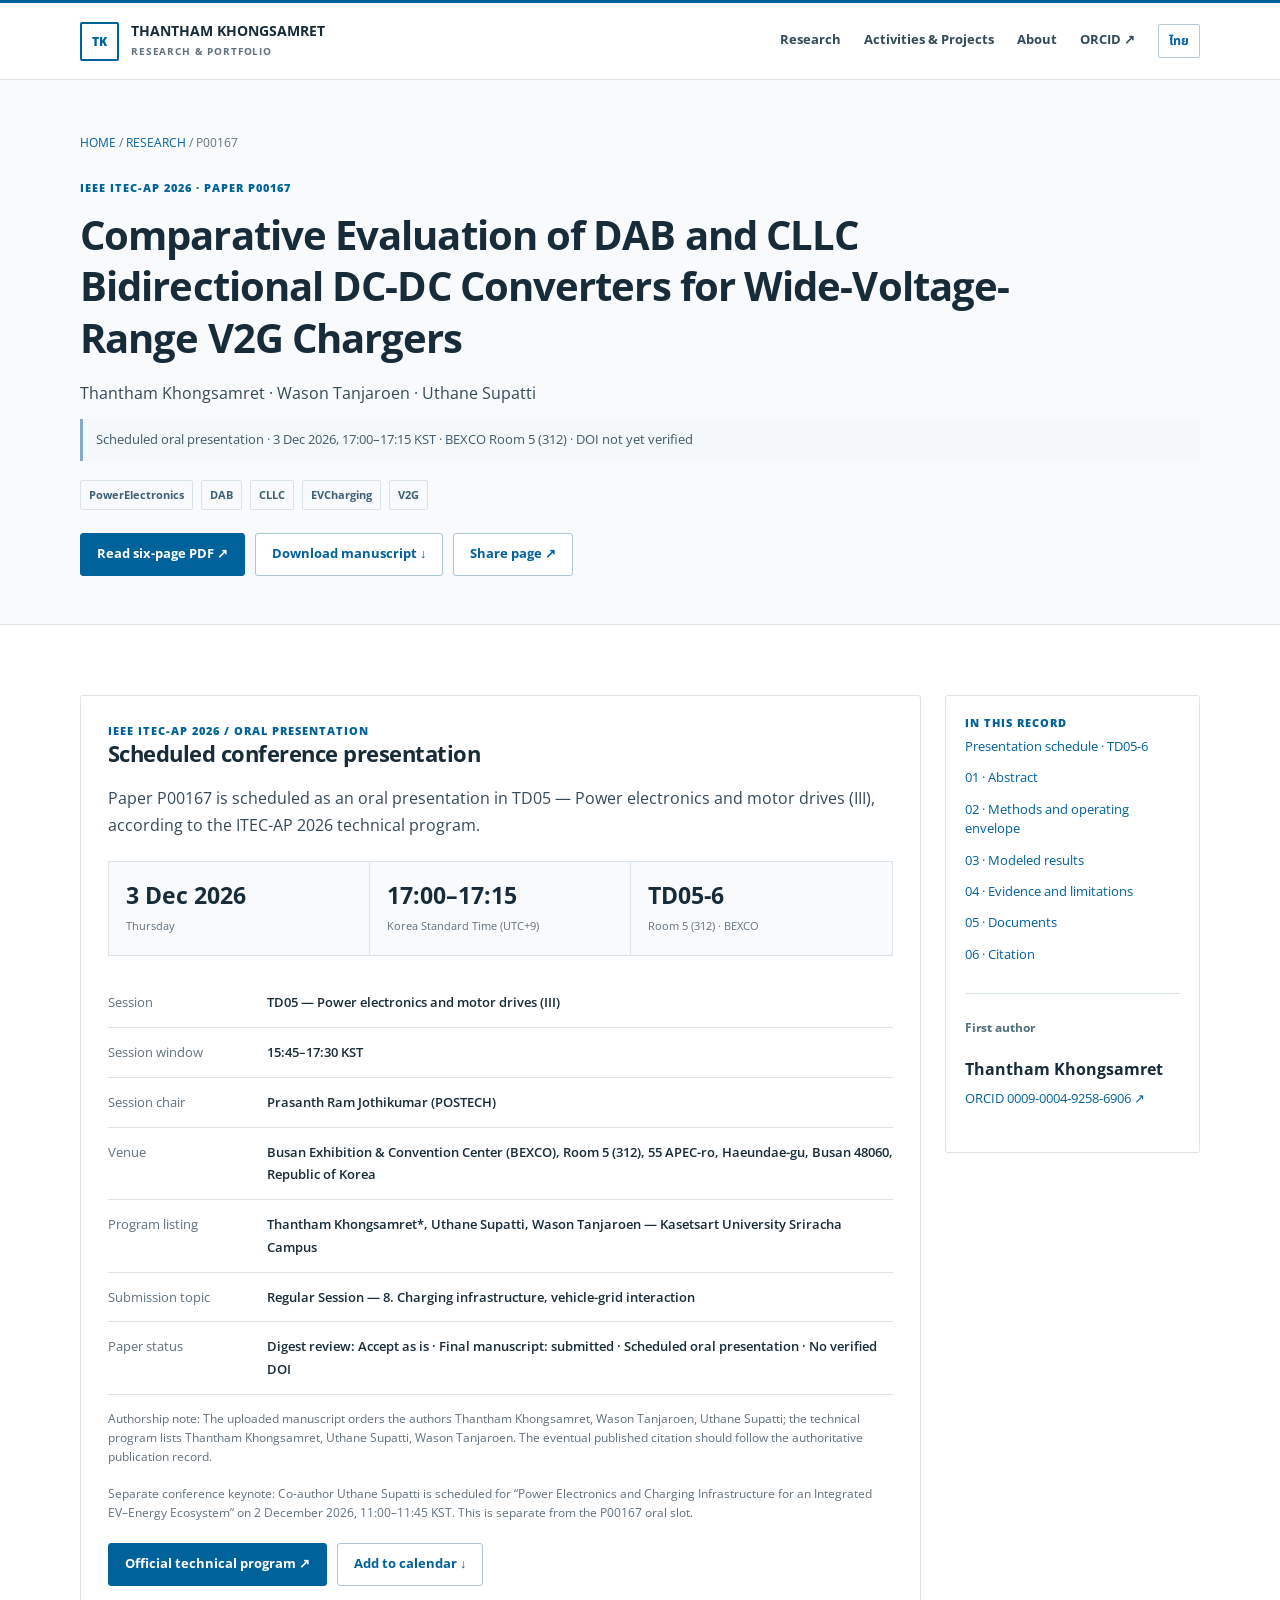
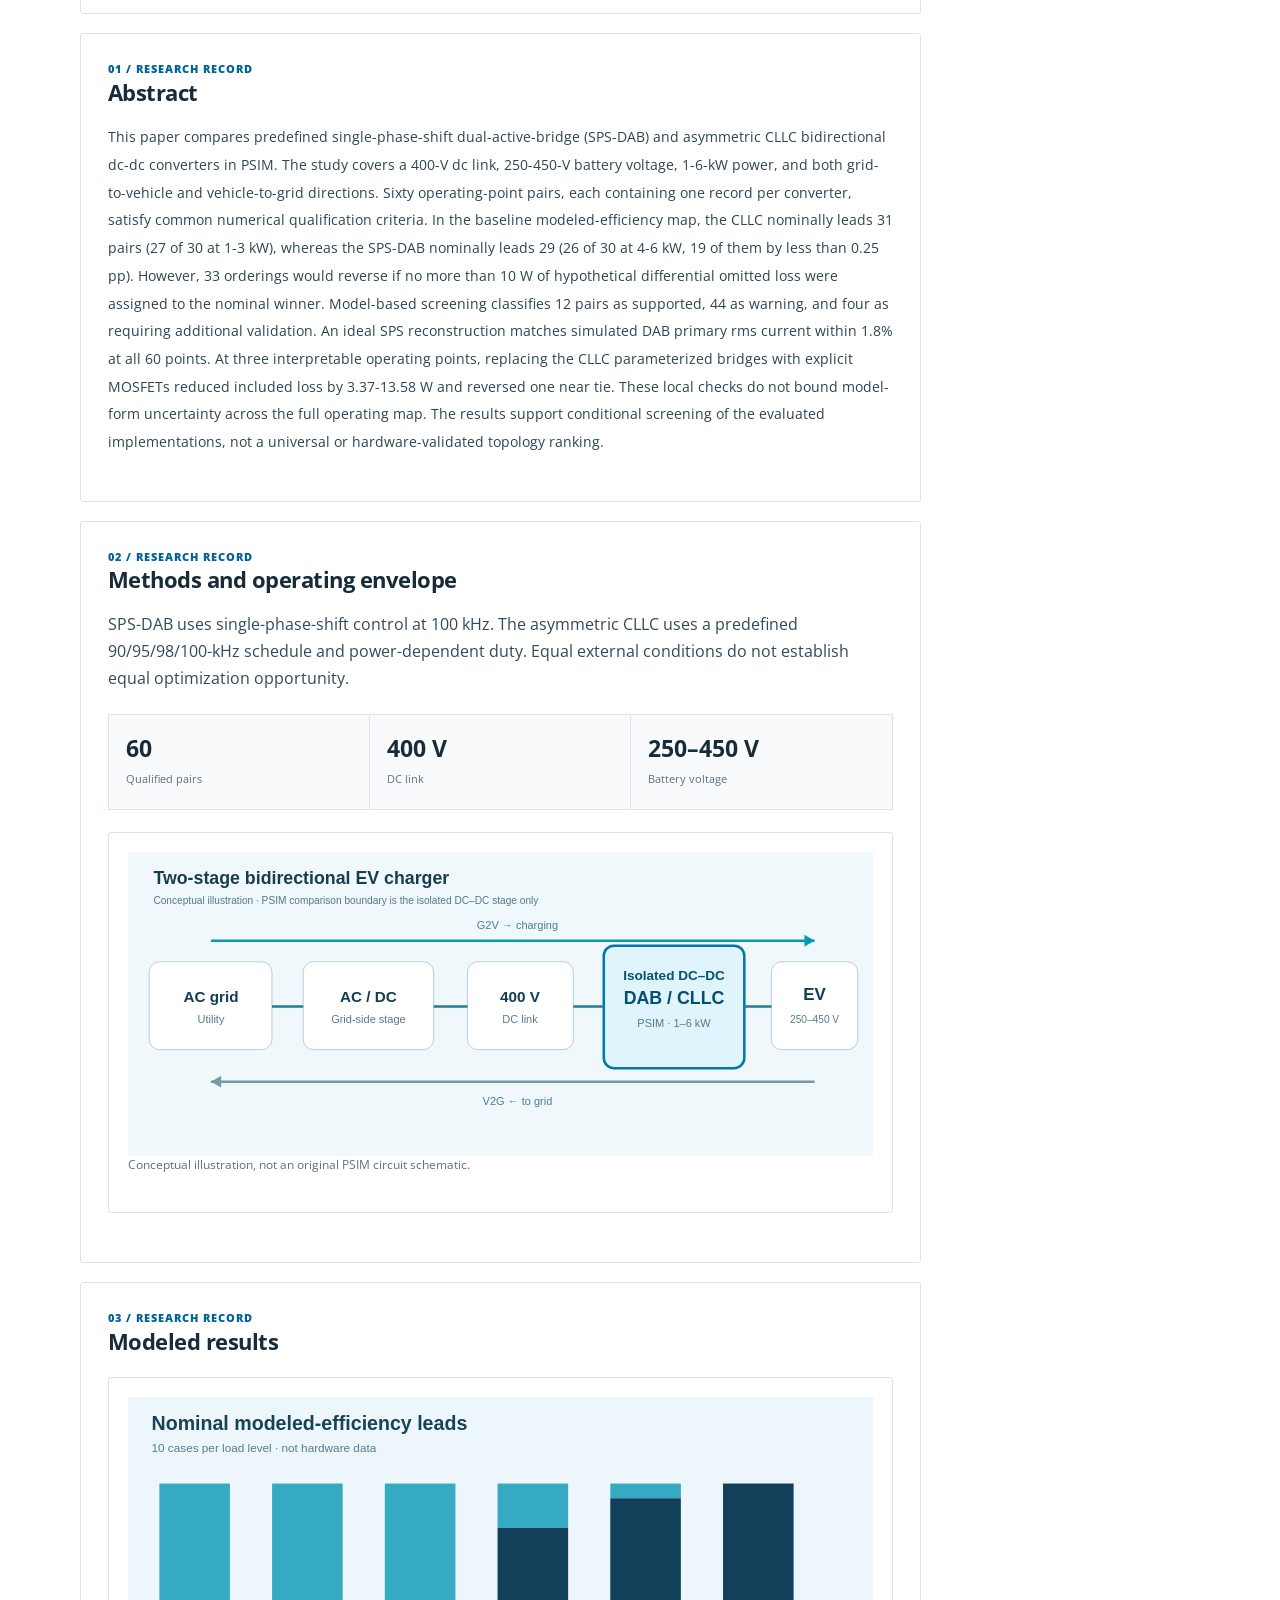
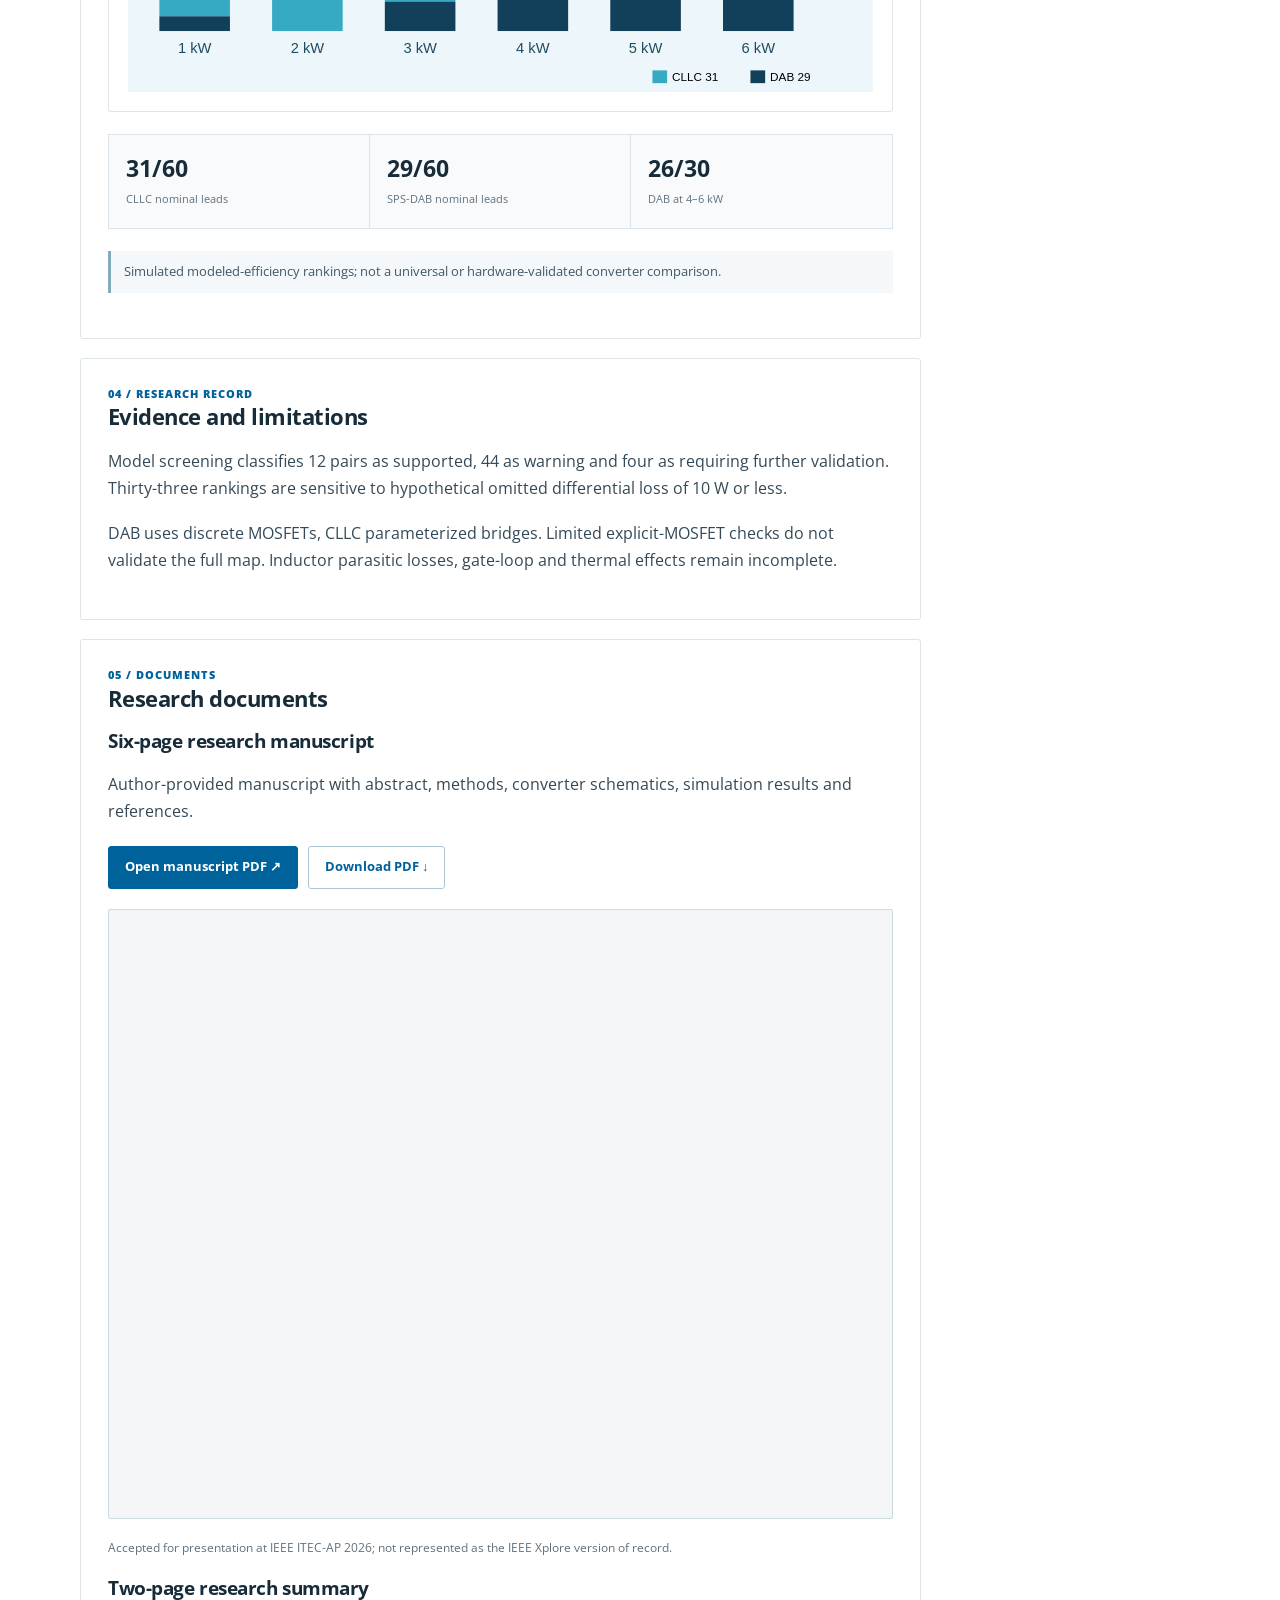
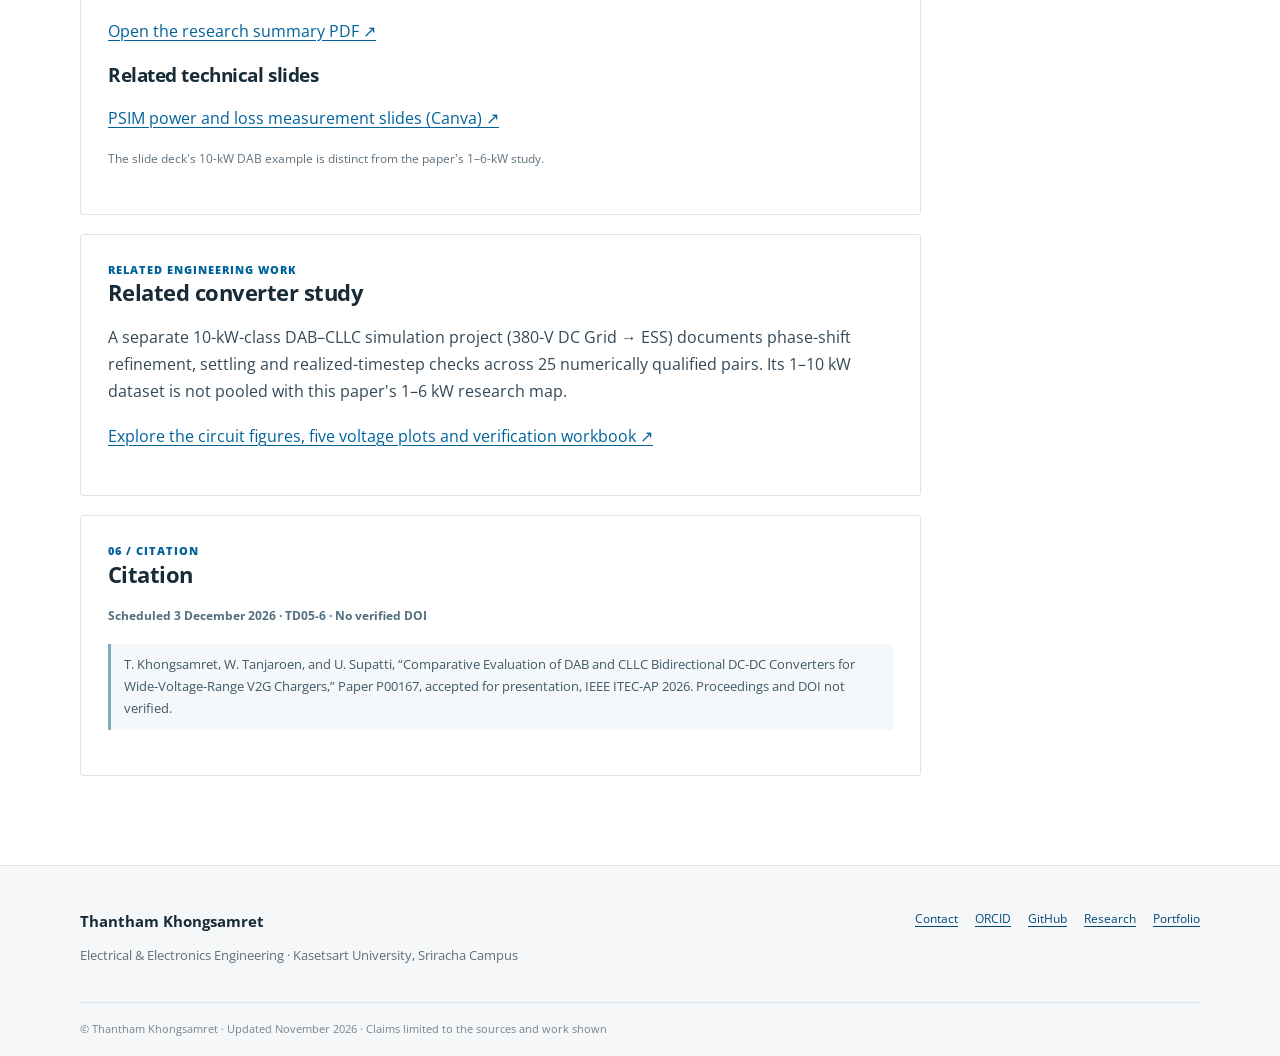
<file: research/p00167/index.html>
<!doctype html><html lang="en"><head><meta charset="utf-8"><meta name="viewport" content="width=device-width,initial-scale=1"><title>Comparative Evaluation of DAB and CLLC Bidirectional DC-DC Converters for Wide-Voltage-Range V2G Chargers | Thantham Khongsamret</title><meta name="description" content="This paper compares predefined single-phase-shift dual-active-bridge (SPS-DAB) and asymmetric CLLC bidirectional DC-DC converters in PSIM. The study covers a 400-V DC link, 250-450-V battery voltage, 1-6-kW power and both G2V and V2G directions. Sixty pairs of operating points passed common numerical qualifications. CLLC nominally leads 31 pairs, primarily at lighter load, while SPS-DAB nominally leads 29 pairs, including 26/30 at 4-6 kW. The work evaluates currents, efficiency and sensitivity to loss assumptions, timestep and model fidelity. The resulting screening rules apply to these fixed simulated implementations, not universally to each topology and not to experimentally validated hardware."><meta name="robots" content="index,follow,max-image-preview:large"><meta name="author" content="Thantham Khongsamret"><meta name="theme-color" content="#00629b"><link rel="canonical" href="https://t-khongsamret.github.io/research/p00167/"><link rel="alternate" hreflang="en" href="https://t-khongsamret.github.io/research/p00167/"><link rel="alternate" hreflang="th" href="https://t-khongsamret.github.io/th/research/p00167/"><meta property="og:type" content="article"><meta property="og:title" content="Comparative Evaluation of DAB and CLLC Bidirectional DC-DC Converters for Wide-Voltage-Range V2G Chargers | Thantham Khongsamret"><meta property="og:description" content="This paper compares predefined single-phase-shift dual-active-bridge (SPS-DAB) and asymmetric CLLC bidirectional DC-DC converters in PSIM. The study covers a 400-V DC link, 250-450-V battery voltage, 1-6-kW power and both G2V and V2G directions. Sixty pairs of operating points passed common numerical qualifications. CLLC nominally leads 31 pairs, primarily at lighter load, while SPS-DAB nominally leads 29 pairs, including 26/30 at 4-6 kW. The work evaluates currents, efficiency and sensitivity to loss assumptions, timestep and model fidelity. The resulting screening rules apply to these fixed simulated implementations, not universally to each topology and not to experimentally validated hardware."><meta property="og:url" content="https://t-khongsamret.github.io/research/p00167/"><link rel="me" href="https://orcid.org/0009-0004-9258-6906"><link rel="icon" type="image/svg+xml" href="/assets/favicon.svg"><link rel="stylesheet" href="/assets/portfolio.css"><script type="application/ld+json">{"@context":"https://schema.org","@type":"ScholarlyArticle","name":"Comparative Evaluation of DAB and CLLC Bidirectional DC-DC Converters for Wide-Voltage-Range V2G Chargers","identifier":"P00167","url":"https://t-khongsamret.github.io/research/p00167/","author":[{"@id":"https://t-khongsamret.github.io/#person","name":"Thantham Khongsamret"},{"@type":"Person","name":"Wason Tanjaroen"},{"@type":"Person","name":"Uthane Supatti"}],"creativeWorkStatus":"Accepted for conference presentation; no publication or DOI verified"}</script><script type="application/ld+json">{"@context":"https://schema.org","@type":"Event","name":"IEEE ITEC-AP 2026 TD05-6 — Comparative Evaluation of DAB and CLLC Bidirectional DC-DC Converters for Wide-Voltage-Range V2G Chargers","eventStatus":"https://schema.org/EventScheduled","eventAttendanceMode":"https://schema.org/OfflineEventAttendanceMode","startDate":"2026-12-03T17:00:00+09:00","endDate":"2026-12-03T17:15:00+09:00","url":"https://itec-ap2026.com/technical-program/","location":{"@type":"Place","name":"BEXCO, Room 5 (312)","address":{"@type":"PostalAddress","streetAddress":"55 APEC-ro","addressLocality":"Busan","addressRegion":"Haeundae-gu","postalCode":"48060","addressCountry":"KR"}},"organizer":{"@type":"Organization","name":"IEEE ITEC Asia-Pacific 2026","url":"https://itec-ap2026.com/"},"description":"Scheduled oral paper presentation (P00167), session TD05 Power electronics and motor drives (III)."}</script></head><body><a class="sno" href="#main">Skip</a><header class="top"><div class="wrap top-inner"><a class="logo" href="/"><span class="logomark">TK</span><span><b>THANTHAM KHONGSAMRET</b><small>RESEARCH & PORTFOLIO</small></span></a><nav class="navlinks"><a href="/research/">Research</a><a href="/activities/">Activities & Projects</a><a href="/about/">About</a><a href="https://orcid.org/0009-0004-9258-6906" rel="me">ORCID ↗</a><a class="language" href="/th/">ไทย</a></nav></div></header><main id="main"><section class="pagehero"><div class="wrap"><div class="crumb"><a href="/">HOME</a> / <a href="/research/">RESEARCH</a> / P00167</div><div class="eyebrow" style="margin-top:27px">IEEE ITEC-AP 2026 · PAPER P00167</div><h1>Comparative Evaluation of DAB and CLLC Bidirectional DC-DC Converters for Wide-Voltage-Range V2G Chargers</h1><p class="lead">Thantham Khongsamret · Wason Tanjaroen · Uthane Supatti</p><p class="note">Scheduled oral presentation · 3 Dec 2026, 17:00–17:15 KST · BEXCO Room 5 (312) · DOI not yet verified</p><div class="pills"><span class="pill">PowerElectronics</span><span class="pill">DAB</span><span class="pill">CLLC</span><span class="pill">EVCharging</span><span class="pill">V2G</span></div><div class="btnrow"><a class="btn" href="/files/P00167_accepted_author_manuscript.pdf" target="_blank" rel="noopener noreferrer">Read six-page PDF ↗</a><a class="btn light" href="/files/P00167_accepted_author_manuscript.pdf" download="P00167_Thantham_Khongsamret.pdf">Download manuscript ↓</a><button class="btn light" type="button" data-share="https://t-khongsamret.github.io/research/p00167/">Share page ↗</button></div></div></section><section class="section"><div class="wrap paper-layout"><article><section id="conference" class="panel"><div class="eyebrow">IEEE ITEC-AP 2026 / ORAL PRESENTATION</div><h2>Scheduled conference presentation</h2><p>Paper P00167 is scheduled as an oral presentation in TD05 — Power electronics and motor drives (III), according to the ITEC-AP 2026 technical program.</p><div class="metrics"><div class="metric"><b>3 Dec 2026</b><small>Thursday</small></div><div class="metric"><b>17:00–17:15</b><small>Korea Standard Time (UTC+9)</small></div><div class="metric"><b>TD05-6</b><small>Room 5 (312) · BEXCO</small></div></div><dl><div class="facts"><dt>Session</dt><dd>TD05 — Power electronics and motor drives (III)</dd></div><div class="facts"><dt>Session window</dt><dd>15:45–17:30 KST</dd></div><div class="facts"><dt>Session chair</dt><dd>Prasanth Ram Jothikumar (POSTECH)</dd></div><div class="facts"><dt>Venue</dt><dd>Busan Exhibition &amp; Convention Center (BEXCO), Room 5 (312), 55 APEC-ro, Haeundae-gu, Busan 48060, Republic of Korea</dd></div><div class="facts"><dt>Program listing</dt><dd>Thantham Khongsamret*, Uthane Supatti, Wason Tanjaroen — Kasetsart University Sriracha Campus</dd></div><div class="facts"><dt>Submission topic</dt><dd>Regular Session — 8. Charging infrastructure, vehicle-grid interaction</dd></div><div class="facts"><dt>Paper status</dt><dd>Digest review: Accept as is · Final manuscript: submitted · Scheduled oral presentation · No verified DOI</dd></div></dl><p class="tiny">Authorship note: The uploaded manuscript orders the authors Thantham Khongsamret, Wason Tanjaroen, Uthane Supatti; the technical program lists Thantham Khongsamret, Uthane Supatti, Wason Tanjaroen. The eventual published citation should follow the authoritative publication record.</p><p class="tiny">Separate conference keynote: Co-author Uthane Supatti is scheduled for “Power Electronics and Charging Infrastructure for an Integrated EV–Energy Ecosystem” on 2 December 2026, 11:00–11:45 KST. This is separate from the P00167 oral slot.</p><div class="btnrow"><a class="btn" href="https://itec-ap2026.com/technical-program/" target="_blank" rel="noopener noreferrer">Official technical program ↗</a><a class="btn light" href="/files/ITEC_AP2026_P00167_TD05-6.ics" download="ITEC_AP2026_P00167_TD05-6.ics">Add to calendar ↓</a></div></section><section id="abstract" class="panel"><div class="eyebrow">01 / RESEARCH RECORD</div><h2>Abstract</h2><p class="serif">This paper compares predefined single-phase-shift dual-active-bridge (SPS-DAB) and asymmetric CLLC bidirectional dc-dc converters in PSIM. The study covers a 400-V dc link, 250-450-V battery voltage, 1-6-kW power, and both grid-to-vehicle and vehicle-to-grid directions. Sixty operating-point pairs, each containing one record per converter, satisfy common numerical qualification criteria. In the baseline modeled-efficiency map, the CLLC nominally leads 31 pairs (27 of 30 at 1-3 kW), whereas the SPS-DAB nominally leads 29 (26 of 30 at 4-6 kW, 19 of them by less than 0.25 pp). However, 33 orderings would reverse if no more than 10 W of hypothetical differential omitted loss were assigned to the nominal winner. Model-based screening classifies 12 pairs as supported, 44 as warning, and four as requiring additional validation. An ideal SPS reconstruction matches simulated DAB primary rms current within 1.8% at all 60 points. At three interpretable operating points, replacing the CLLC parameterized bridges with explicit MOSFETs reduced included loss by 3.37-13.58 W and reversed one near tie. These local checks do not bound model-form uncertainty across the full operating map. The results support conditional screening of the evaluated implementations, not a universal or hardware-validated topology ranking.</p></section><section id="methods" class="panel"><div class="eyebrow">02 / RESEARCH RECORD</div><h2>Methods and operating envelope</h2><p>SPS-DAB uses single-phase-shift control at 100 kHz. The asymmetric CLLC uses a predefined 90/95/98/100-kHz schedule and power-dependent duty. Equal external conditions do not establish equal optimization opportunity.</p><div class="metrics"><div class="metric"><b>60</b><small>Qualified pairs</small></div><div class="metric"><b>400 V</b><small>DC link</small></div><div class="metric"><b>250–450 V</b><small>Battery voltage</small></div></div><div class="figure"><img src="/assets/ev-charger.svg" alt="Conceptual two-stage EV charger architecture" width="880" height="360"><p class="tiny">Conceptual illustration, not an original PSIM circuit schematic.</p></div></section><section id="results" class="panel"><div class="eyebrow">03 / RESEARCH RECORD</div><h2>Modeled results</h2><div class="figure"><img src="/assets/model-results.svg" width="760" height="300" alt="Modeled lead counts by power, DAB vs CLLC"></div><div class="metrics"><div class="metric"><b>31/60</b><small>CLLC nominal leads</small></div><div class="metric"><b>29/60</b><small>SPS-DAB nominal leads</small></div><div class="metric"><b>26/30</b><small>DAB at 4–6 kW</small></div></div><p class="note">Simulated modeled-efficiency rankings; not a universal or hardware-validated converter comparison.</p></section><section id="limits" class="panel"><div class="eyebrow">04 / RESEARCH RECORD</div><h2>Evidence and limitations</h2><p>Model screening classifies 12 pairs as supported, 44 as warning and four as requiring further validation. Thirty-three rankings are sensitive to hypothetical omitted differential loss of 10 W or less.</p><p>DAB uses discrete MOSFETs, CLLC parameterized bridges. Limited explicit-MOSFET checks do not validate the full map. Inductor parasitic losses, gate-loop and thermal effects remain incomplete.</p></section><section id="files" class="panel"><div class="eyebrow">05 / DOCUMENTS</div><h2>Research documents</h2><h3>Six-page research manuscript</h3><p>Author-provided manuscript with abstract, methods, converter schematics, simulation results and references.</p><div class="btnrow"><a class="btn" href="/files/P00167_accepted_author_manuscript.pdf" target="_blank" rel="noopener noreferrer">Open manuscript PDF ↗</a><a class="btn light" href="/files/P00167_accepted_author_manuscript.pdf" download="P00167_Thantham_Khongsamret.pdf">Download PDF ↓</a></div><iframe class="responsive-frame" src="/files/P00167_accepted_author_manuscript.pdf#view=FitH" title="P00167 full six-page research manuscript" loading="lazy"></iframe><p class="tiny">Accepted for presentation at IEEE ITEC-AP 2026; not represented as the IEEE Xplore version of record.</p><h3>Two-page research summary</h3><p><a href="/files/P00167_research_summary.pdf" target="_blank" rel="noopener noreferrer">Open the research summary PDF ↗</a></p><h3>Related technical slides</h3><p><a href="https://www.canva.com/d/5vcHAJwCWstG7k5" target="_blank" rel="noopener noreferrer">PSIM power and loss measurement slides (Canva) ↗</a></p><p class="tiny">The slide deck's 10-kW DAB example is distinct from the paper's 1–6-kW study.</p></section><section id="related-converter-study" class="panel"><div class="eyebrow">RELATED ENGINEERING WORK</div><h2>Related converter study</h2><p>A separate 10-kW-class DAB–CLLC simulation project (380-V DC Grid → ESS) documents phase-shift refinement, settling and realized-timestep checks across 25 numerically qualified pairs. Its 1–10 kW dataset is not pooled with this paper's 1–6 kW research map.</p><p><a href="/projects/dab-cllc-10kw/">Explore the circuit figures, five voltage plots and verification workbook ↗</a></p></section><section id="sharing" class="panel"><div class="eyebrow">06 / CITATION</div><h2>Citation</h2><p class="status">Scheduled 3 December 2026 · TD05-6 · No verified DOI</p><p class="note">T. Khongsamret, W. Tanjaroen, and U. Supatti, “Comparative Evaluation of DAB and CLLC Bidirectional DC-DC Converters for Wide-Voltage-Range V2G Chargers,” Paper P00167, accepted for presentation, IEEE ITEC-AP 2026. Proceedings and DOI not verified.</p></section></article><aside class="side"><div class="panel"><div class="eyebrow">IN THIS RECORD</div><a href="#conference">Presentation schedule · TD05-6</a><a href="#abstract">01 · Abstract</a><a href="#methods">02 · Methods and operating envelope</a><a href="#results">03 · Modeled results</a><a href="#limits">04 · Evidence and limitations</a><a href="#files">05 · Documents</a><a href="#sharing">06 · Citation</a><hr style="border:0;border-top:1px solid #d9e5eb;margin:23px 0"><p class="status">First author</p><b>Thantham Khongsamret</b><p><a href="https://orcid.org/0009-0004-9258-6906" rel="me" target="_blank">ORCID 0009-0004-9258-6906 ↗</a></p></div></aside></div></section></main><footer class="footer"><div class="wrap"><div class="footer-inner"><div><b>Thantham Khongsamret</b><p>Electrical & Electronics Engineering · Kasetsart University, Sriracha Campus</p></div><div class="footerlinks"><a href="mailto:thantham.k@ku.th">Contact</a><a href="https://orcid.org/0009-0004-9258-6906" rel="me">ORCID</a><a href="https://github.com/T-Khongsamret">GitHub</a><a href="/research/">Research</a><a href="/activities/">Portfolio</a></div></div><div class="copyright">© Thantham Khongsamret · Updated November 2026 · Claims limited to the sources and work shown</div></div></footer><script src="/assets/portfolio.js" defer></script></body></html>
</file>
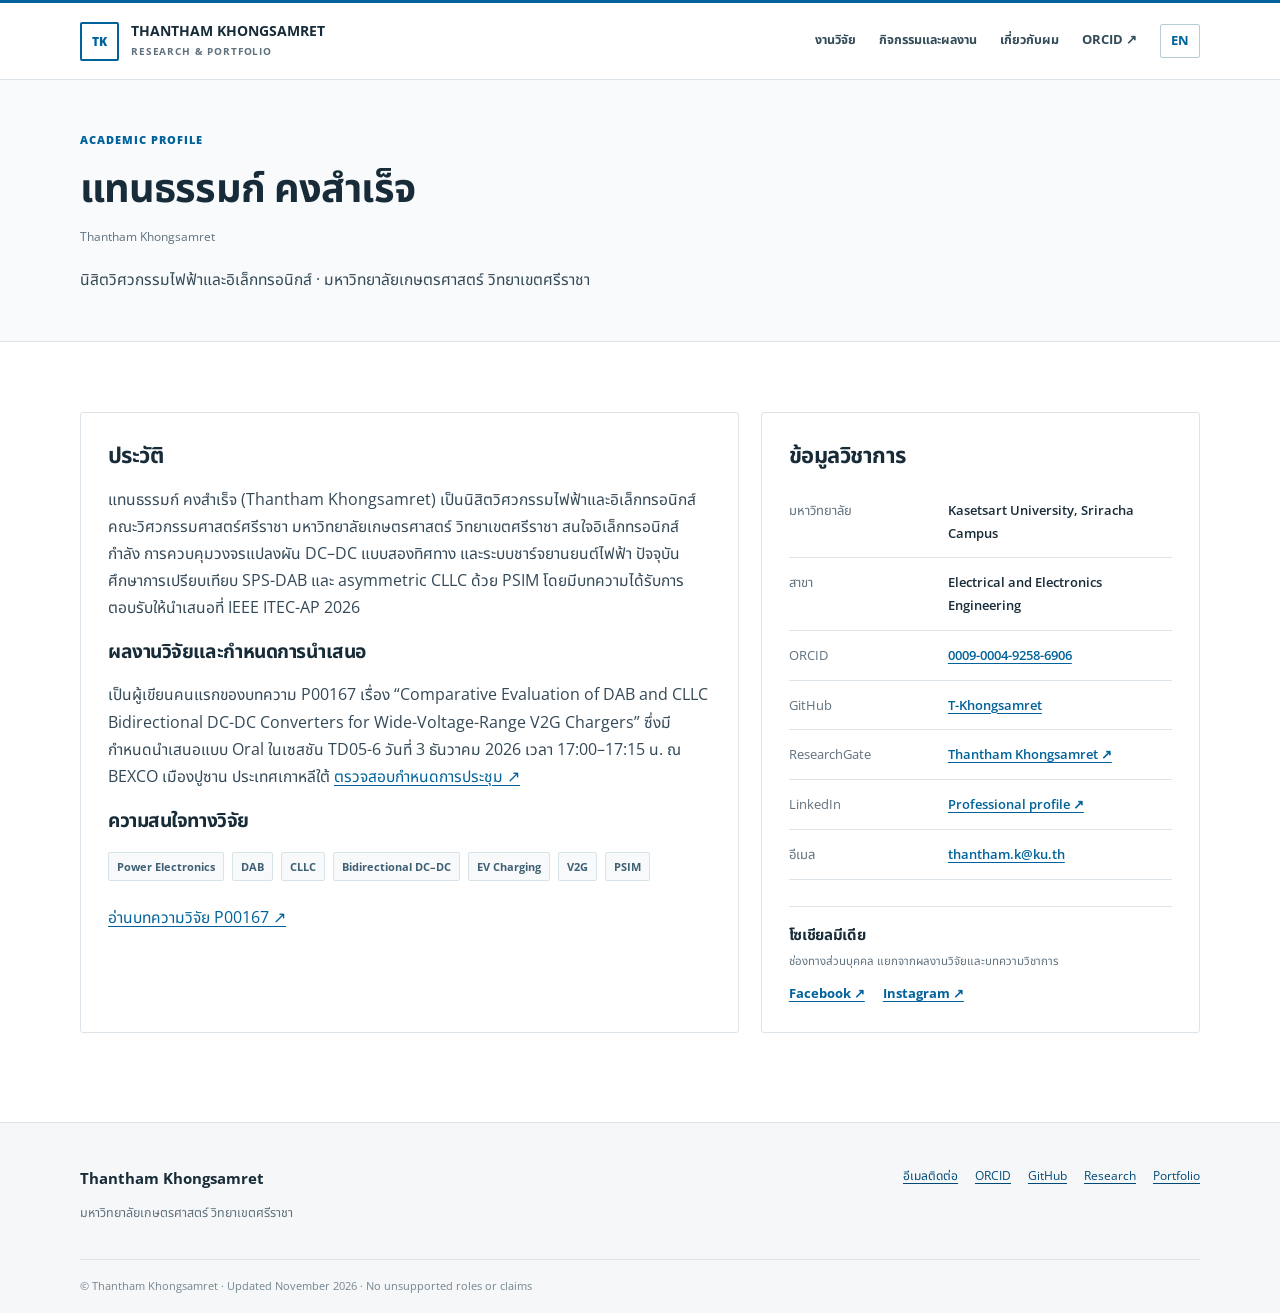
<file: th/about/index.html>
<!doctype html><html lang="th"><head><meta charset="utf-8"><meta name="viewport" content="width=device-width,initial-scale=1"><title>แทนธรรมก์ คงสำเร็จ | ประวัตินักวิจัย Thantham Khongsamret</title><meta name="description" content="ประวัติแทนธรรมก์ คงสำเร็จ (Thantham Khongsamret) นิสิตวิศวกรรมไฟฟ้าและอิเล็กทรอนิกส์ มหาวิทยาลัยเกษตรศาสตร์ ศรีราชา ผู้เขียนคนแรกบทความ IEEE ITEC-AP 2026 P00167 สนใจ Power Electronics, DAB, CLLC, EV Charging และ V2G"><meta name="robots" content="index,follow,max-image-preview:large"><meta name="author" content="Thantham Khongsamret"><link rel="canonical" href="https://t-khongsamret.github.io/th/about/"><link rel="alternate" hreflang="th" href="https://t-khongsamret.github.io/th/about/"><link rel="alternate" hreflang="en" href="https://t-khongsamret.github.io/about/"><link rel="me" href="https://orcid.org/0009-0004-9258-6906"><meta property="og:title" content="แทนธรรมก์ คงสำเร็จ | ประวัตินักวิจัย Thantham Khongsamret"><meta property="og:description" content="ประวัติแทนธรรมก์ คงสำเร็จ (Thantham Khongsamret) นิสิตวิศวกรรมไฟฟ้าและอิเล็กทรอนิกส์ มหาวิทยาลัยเกษตรศาสตร์ ศรีราชา ผู้เขียนคนแรกบทความ IEEE ITEC-AP 2026 P00167 สนใจ Power Electronics, DAB, CLLC, EV Charging และ V2G"><meta property="og:url" content="https://t-khongsamret.github.io/th/about/"><meta name="theme-color" content="#00629b"><link rel="stylesheet" href="/assets/portfolio.css"><link rel="icon" type="image/svg+xml" href="/assets/favicon.svg"><script type="application/ld+json">{"@context":"https://schema.org","@type":"ProfilePage","mainEntity":{"@id":"https://t-khongsamret.github.io/#person","@type":"Person","name":"Thantham Khongsamret","alternateName":"แทนธรรมก์ คงสำเร็จ","sameAs":["https://orcid.org/0009-0004-9258-6906","https://github.com/T-Khongsamret","https://www.researchgate.net/profile/Thantham-Khongsamret","https://www.linkedin.com/in/%E0%B9%80%E0%B9%80%E0%B8%97%E0%B8%99%E0%B8%98%E0%B8%A3%E0%B8%A3%E0%B8%A1%E0%B8%81%E0%B9%8C-%E0%B8%84%E0%B8%87%E0%B8%AA%E0%B9%8D%E0%B8%B2%E0%B9%80%E0%B8%A3%E0%B9%87%E0%B8%88-5673083a2/","https://web.facebook.com/thantham.khongsamret","https://www.instagram.com/thank_yxu/"],"affiliation":{"@type":"CollegeOrUniversity","name":"Kasetsart University, Sriracha Campus"},"givenName":"Thantham","familyName":"Khongsamret","identifier":"https://orcid.org/0009-0004-9258-6906","url":"https://t-khongsamret.github.io/","description":"Electrical and Electronics Engineering undergraduate student researcher, Kasetsart University, Sriracha Campus; power electronics, DAB, CLLC, EV charging and V2G.","email":"thantham.k@ku.th"},"dateModified":"2026-11-12"}</script></head><body><a href="#main" class="sno">Skip</a><header class="top"><div class="wrap top-inner"><a class="logo" href="/th/"><span class="logomark">TK</span><span><b>THANTHAM KHONGSAMRET</b><small>RESEARCH & PORTFOLIO</small></span></a><nav class="navlinks"><a href="/th/research/">งานวิจัย</a><a href="/th/activities/">กิจกรรมและผลงาน</a><a href="/th/about/">เกี่ยวกับผม</a><a href="https://orcid.org/0009-0004-9258-6906" rel="me">ORCID ↗</a><a class="language" href="/">EN</a></nav></div></header><main id="main"><section class="pagehero"><div class="wrap"><div class="eyebrow">ACADEMIC PROFILE</div><h1>แทนธรรมก์ คงสำเร็จ</h1><p class="tiny">Thantham Khongsamret</p><p class="lead">นิสิตวิศวกรรมไฟฟ้าและอิเล็กทรอนิกส์ · มหาวิทยาลัยเกษตรศาสตร์ วิทยาเขตศรีราชา</p></div></section><section class="section"><div class="wrap about-grid"><article class="panel"><h2>ประวัติ</h2><p>แทนธรรมก์ คงสำเร็จ (Thantham Khongsamret) เป็นนิสิตวิศวกรรมไฟฟ้าและอิเล็กทรอนิกส์ คณะวิศวกรรมศาสตร์ศรีราชา มหาวิทยาลัยเกษตรศาสตร์ วิทยาเขตศรีราชา สนใจอิเล็กทรอนิกส์กำลัง การควบคุมวงจรแปลงผัน DC–DC แบบสองทิศทาง และระบบชาร์จยานยนต์ไฟฟ้า ปัจจุบันศึกษาการเปรียบเทียบ SPS-DAB และ asymmetric CLLC ด้วย PSIM โดยมีบทความได้รับการตอบรับให้นำเสนอที่ IEEE ITEC-AP 2026</p><h3>ผลงานวิจัยและกำหนดการนำเสนอ</h3><p>เป็นผู้เขียนคนแรกของบทความ P00167 เรื่อง “Comparative Evaluation of DAB and CLLC Bidirectional DC-DC Converters for Wide-Voltage-Range V2G Chargers” ซึ่งมีกำหนดนำเสนอแบบ Oral ในเซสชัน TD05-6 วันที่ 3 ธันวาคม 2026 เวลา 17:00–17:15 น. ณ BEXCO เมืองปูซาน ประเทศเกาหลีใต้ <a href="https://itec-ap2026.com/technical-program/" target="_blank" rel="noopener noreferrer">ตรวจสอบกำหนดการประชุม ↗</a></p><h3>ความสนใจทางวิจัย</h3><div class="pills"><span class="tag">Power Electronics</span><span class="tag">DAB</span><span class="tag">CLLC</span><span class="tag">Bidirectional DC–DC</span><span class="tag">EV Charging</span><span class="tag">V2G</span><span class="tag">PSIM</span></div><p><a href="/th/research/p00167/">อ่านบทความวิจัย P00167 ↗</a></p></article><aside class="panel"><h2>ข้อมูลวิชาการ</h2><dl><div class="facts"><dt>มหาวิทยาลัย</dt><dd>Kasetsart University, Sriracha Campus</dd></div><div class="facts"><dt>สาขา</dt><dd>Electrical and Electronics Engineering</dd></div><div class="facts"><dt>ORCID</dt><dd><a href="https://orcid.org/0009-0004-9258-6906" rel="me">0009-0004-9258-6906</a></dd></div><div class="facts"><dt>GitHub</dt><dd><a href="https://github.com/T-Khongsamret">T-Khongsamret</a></dd></div><div class="facts"><dt>ResearchGate</dt><dd><a href="https://www.researchgate.net/profile/Thantham-Khongsamret" target="_blank" rel="me noopener noreferrer">Thantham Khongsamret ↗</a></dd></div><div class="facts"><dt>LinkedIn</dt><dd><a href="https://www.linkedin.com/in/%E0%B9%80%E0%B9%80%E0%B8%97%E0%B8%99%E0%B8%98%E0%B8%A3%E0%B8%A3%E0%B8%A1%E0%B8%81%E0%B9%8C-%E0%B8%84%E0%B8%87%E0%B8%AA%E0%B9%8D%E0%B8%B2%E0%B9%80%E0%B8%A3%E0%B9%87%E0%B8%88-5673083a2/" target="_blank" rel="me noopener noreferrer">Professional profile ↗</a></dd></div><div class="facts"><dt>อีเมล</dt><dd><a href="mailto:thantham.k@ku.th">thantham.k@ku.th</a></dd></div></dl><div class="personal-networks"><h3>โซเชียลมีเดีย</h3><p class="tiny">ช่องทางส่วนบุคคล แยกจากผลงานวิจัยและบทความวิชาการ</p><div class="social-links"><a href="https://web.facebook.com/thantham.khongsamret" target="_blank" rel="me noopener noreferrer">Facebook ↗</a><a href="https://www.instagram.com/thank_yxu/" target="_blank" rel="me noopener noreferrer">Instagram ↗</a></div></div></aside></div></section></main><footer class="footer"><div class="wrap"><div class="footer-inner"><div><b>Thantham Khongsamret</b><p>มหาวิทยาลัยเกษตรศาสตร์ วิทยาเขตศรีราชา</p></div><div class="footerlinks"><a href="mailto:thantham.k@ku.th">อีเมลติดต่อ</a><a href="https://orcid.org/0009-0004-9258-6906" rel="me">ORCID</a><a href="https://github.com/T-Khongsamret">GitHub</a><a href="/research/">Research</a><a href="/activities/">Portfolio</a></div></div><div class="copyright">© Thantham Khongsamret · Updated November 2026 · No unsupported roles or claims</div></div></footer><script defer src="/assets/portfolio.js"></script></body></html>
</file>
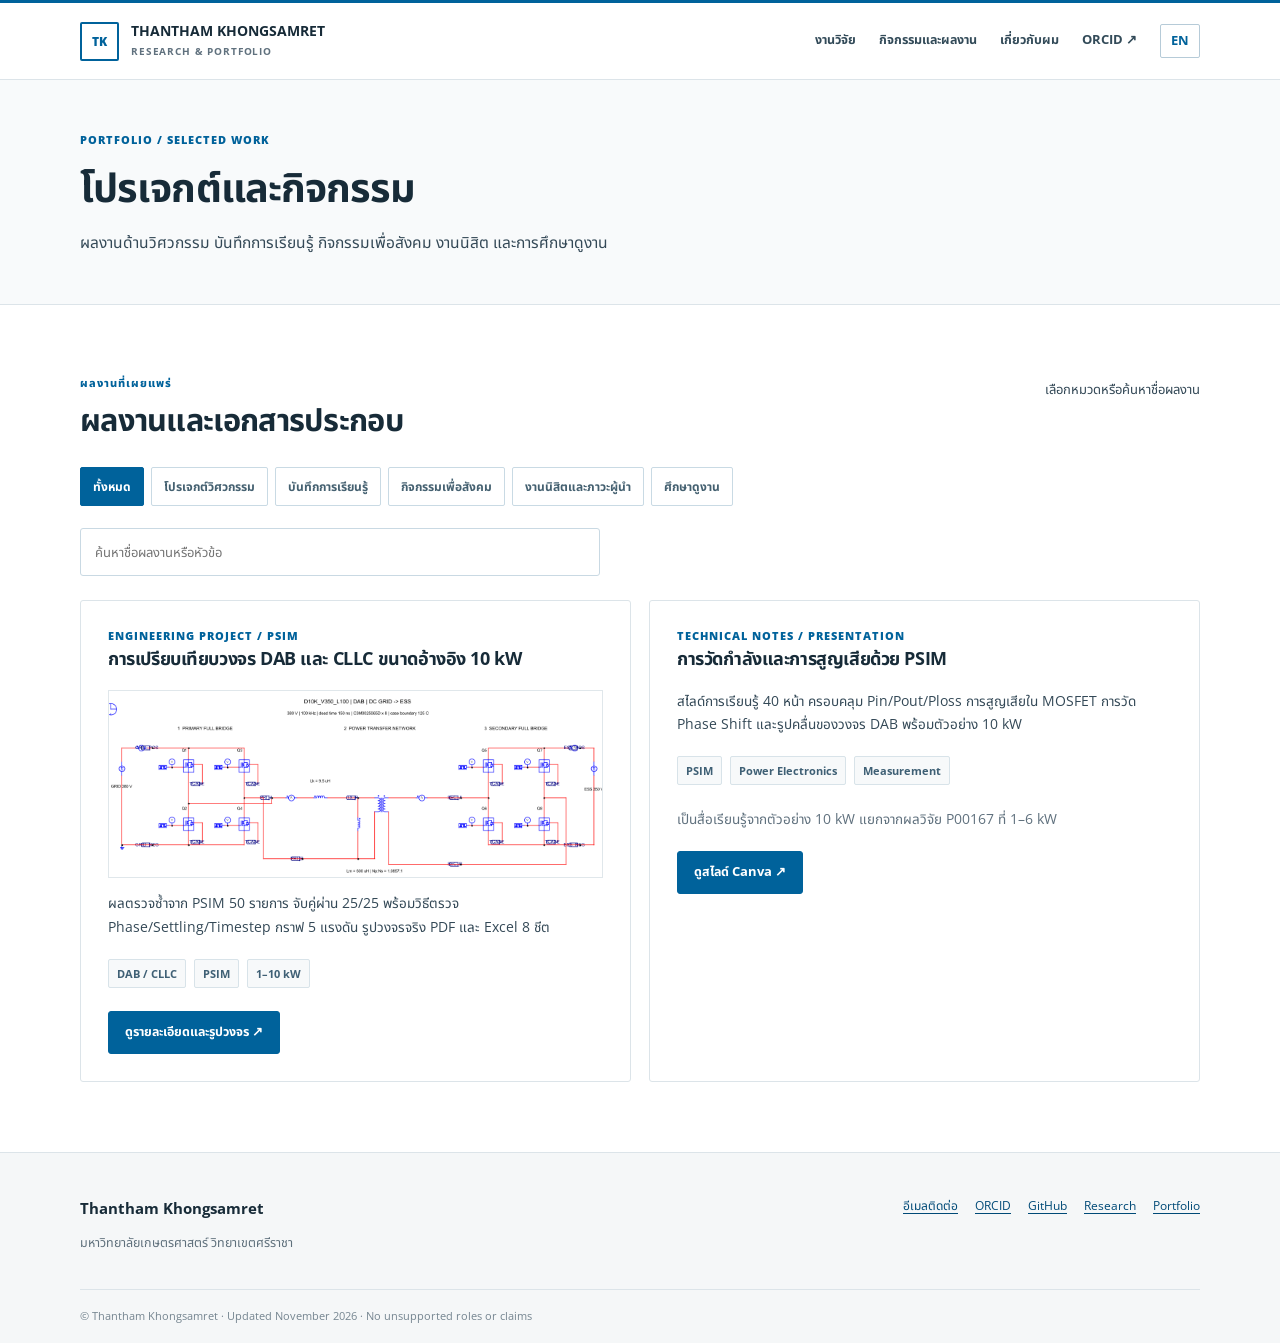
<file: th/activities/index.html>
<!doctype html><html lang="th"><head><meta charset="utf-8"><meta name="viewport" content="width=device-width,initial-scale=1"><title>กิจกรรมและประสบการณ์ | Thantham Khongsamret</title><meta name="description" content="Verified engineering, community, university leadership, learning and field-visit portfolio."><meta name="robots" content="index,follow,max-image-preview:large"><meta name="author" content="Thantham Khongsamret"><link rel="canonical" href="https://t-khongsamret.github.io/th/activities/"><link rel="alternate" hreflang="th" href="https://t-khongsamret.github.io/th/activities/"><link rel="alternate" hreflang="en" href="https://t-khongsamret.github.io/activities/"><link rel="me" href="https://orcid.org/0009-0004-9258-6906"><meta property="og:title" content="กิจกรรมและประสบการณ์ | Thantham Khongsamret"><meta property="og:description" content="Verified engineering, community, university leadership, learning and field-visit portfolio."><meta property="og:url" content="https://t-khongsamret.github.io/th/activities/"><meta name="theme-color" content="#0d3045"><link rel="stylesheet" href="/assets/portfolio.css"><link rel="icon" type="image/svg+xml" href="/assets/favicon.svg"><script type="application/ld+json">{"@context":"https://schema.org","@type":"CollectionPage","mainEntity":{"@id":"https://t-khongsamret.github.io/#person","@type":"Person","name":"Thantham Khongsamret","alternateName":"แทนธรรมก์ คงสำเร็จ","sameAs":["https://orcid.org/0009-0004-9258-6906","https://github.com/T-Khongsamret"],"affiliation":{"@type":"CollegeOrUniversity","name":"Kasetsart University, Sriracha Campus"}}}</script></head><body><a href="#main" class="sno">Skip</a><header class="top"><div class="wrap top-inner"><a class="logo" href="/th/"><span class="logomark">TK</span><span><b>THANTHAM KHONGSAMRET</b><small>RESEARCH & PORTFOLIO</small></span></a><nav class="navlinks"><a href="/th/research/">งานวิจัย</a><a href="/th/activities/">กิจกรรมและผลงาน</a><a href="/th/about/">เกี่ยวกับผม</a><a href="https://orcid.org/0009-0004-9258-6906" rel="me">ORCID ↗</a><a class="language" href="/">EN</a></nav></div></header><main id="main"><section class="pagehero"><div class="wrap"><div class="eyebrow">PORTFOLIO / SELECTED WORK</div><h1>โปรเจกต์และกิจกรรม</h1><p class="lead">ผลงานด้านวิศวกรรม บันทึกการเรียนรู้ กิจกรรมเพื่อสังคม งานนิสิต และการศึกษาดูงาน</p></div></section><section class="section"><div class="wrap"><div class="section-header"><div><div class="eyebrow">ผลงานที่เผยแพร่</div><h2>ผลงานและเอกสารประกอบ</h2></div><p>เลือกหมวดหรือค้นหาชื่อผลงาน</p></div><div class="chipbar" role="group" aria-label="หมวดผลงาน"><button class="chip active" data-filter="all" aria-pressed="true">ทั้งหมด</button><button id="engineering" class="chip" data-filter="engineering" aria-pressed="false">โปรเจกต์วิศวกรรม</button><button id="learning" class="chip" data-filter="learning" aria-pressed="false">บันทึกการเรียนรู้</button><button id="community" class="chip" data-filter="community" aria-pressed="false">กิจกรรมเพื่อสังคม</button><button id="leadership" class="chip" data-filter="leadership" aria-pressed="false">งานนิสิตและภาวะผู้นำ</button><button id="field-visits" class="chip" data-filter="field-visits" aria-pressed="false">ศึกษาดูงาน</button></div><input id="q" class="search" type="search" aria-label="ค้นหาผลงาน" placeholder="ค้นหาชื่อผลงานหรือหัวข้อ"><div class="research-grid"><article class="paper-card" data-card data-category="engineering" data-tags="DAB CLLC 10 kW bidirectional DC-DC 380V ESS 350V PSIM comparison engineering"><div class="eyebrow">ENGINEERING PROJECT / PSIM</div><h3>การเปรียบเทียบวงจร DAB และ CLLC ขนาดอ้างอิง 10 kW</h3><a href="/th/projects/dab-cllc-10kw/"><img class="project-thumb" src="/assets/dab-350v-circuit.png" width="1354" height="512" alt="ตัวอย่างวงจร Dual Active Bridge จากเอกสาร PSIM" loading="lazy"></a><p>ผลตรวจซ้ำจาก PSIM 50 รายการ จับคู่ผ่าน 25/25 พร้อมวิธีตรวจ Phase/Settling/Timestep กราฟ 5 แรงดัน รูปวงจรจริง PDF และ Excel 8 ชีต</p><div class="pills"><span class="tag">DAB / CLLC</span><span class="tag">PSIM</span><span class="tag">1–10 kW</span></div><div class="btnrow"><a class="btn" href="/th/projects/dab-cllc-10kw/">ดูรายละเอียดและรูปวงจร ↗</a></div></article><article class="paper-card" data-card data-category="learning" data-tags="PSIM power loss efficiency measurement canva DAB"><div class="eyebrow">TECHNICAL NOTES / PRESENTATION</div><h3>การวัดกำลังและการสูญเสียด้วย PSIM</h3><p>สไลด์การเรียนรู้ 40 หน้า ครอบคลุม Pin/Pout/Ploss การสูญเสียใน MOSFET การวัด Phase Shift และรูปคลื่นของวงจร DAB พร้อมตัวอย่าง 10 kW</p><div class="pills"><span class="tag">PSIM</span><span class="tag">Power Electronics</span><span class="tag">Measurement</span></div><p class="tiny">เป็นสื่อเรียนรู้จากตัวอย่าง 10 kW แยกจากผลวิจัย P00167 ที่ 1–6 kW</p><div class="btnrow"><a class="btn" href="https://www.canva.com/d/5vcHAJwCWstG7k5" target="_blank" rel="noopener noreferrer">ดูสไลด์ Canva ↗</a></div></article></div><div id="no-results" hidden class="noresults">ยังไม่มีรายการเผยแพร่ในหมวดนี้</div></div></section></main><footer class="footer"><div class="wrap"><div class="footer-inner"><div><b>Thantham Khongsamret</b><p>มหาวิทยาลัยเกษตรศาสตร์ วิทยาเขตศรีราชา</p></div><div class="footerlinks"><a href="mailto:thantham.k@ku.th">อีเมลติดต่อ</a><a href="https://orcid.org/0009-0004-9258-6906" rel="me">ORCID</a><a href="https://github.com/T-Khongsamret">GitHub</a><a href="/research/">Research</a><a href="/activities/">Portfolio</a></div></div><div class="copyright">© Thantham Khongsamret · Updated November 2026 · No unsupported roles or claims</div></div></footer><script defer src="/assets/portfolio.js"></script></body></html>
</file>
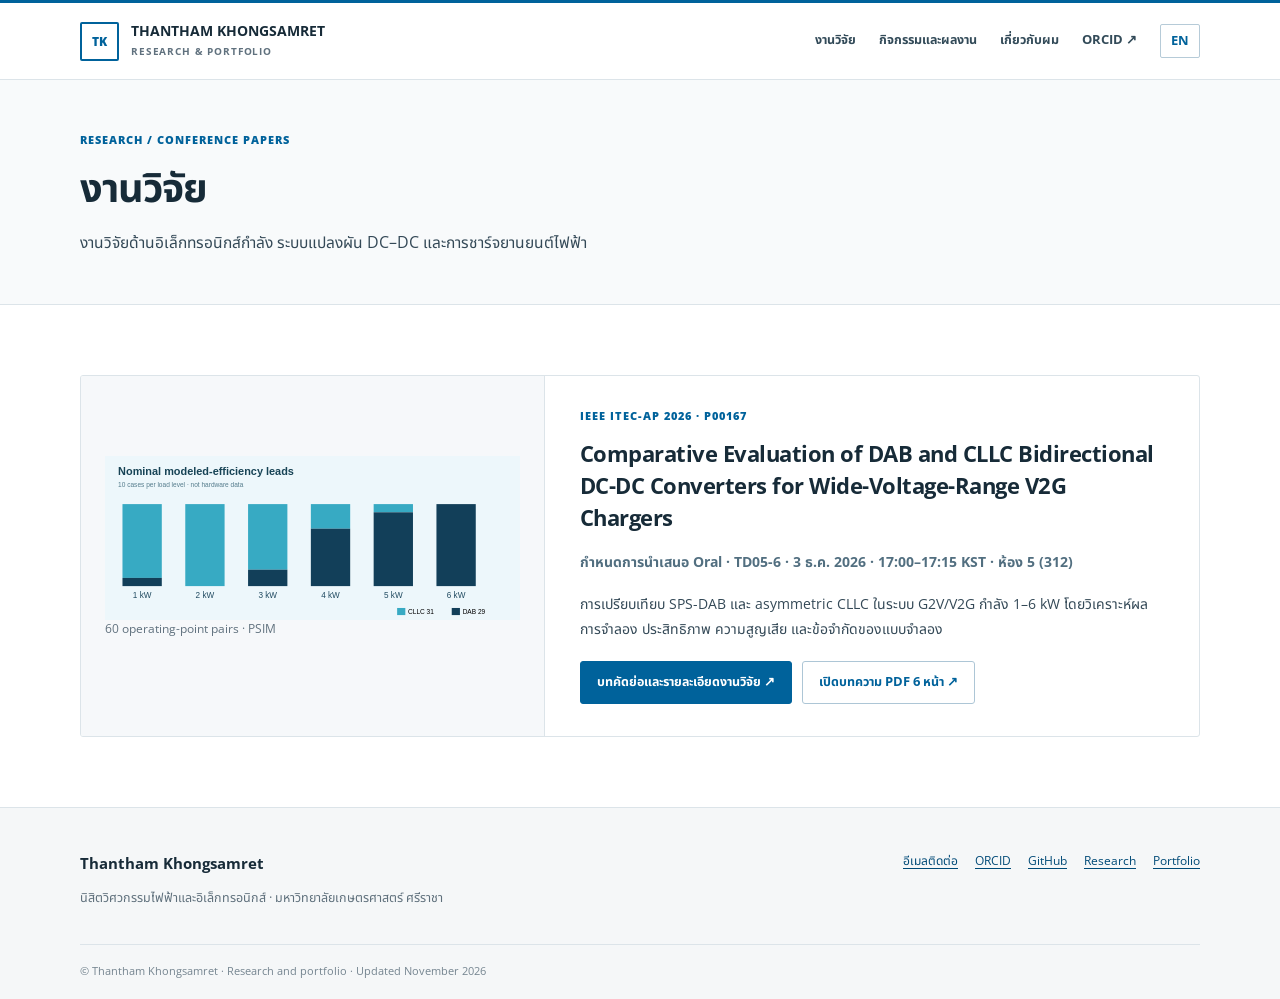
<file: th/research/index.html>
<!doctype html><html lang="th"><head><meta charset="utf-8"><meta name="viewport" content="width=device-width,initial-scale=1"><title>งานวิจัยและบทความ | Thantham Khongsamret</title><meta name="description" content="งานวิจัย DAB CLLC V2G และสื่อการเรียนรู้ PSIM พร้อมสถานะหลักฐาน"><meta name="robots" content="index,follow,max-image-preview:large"><meta name="author" content="Thantham Khongsamret"><link rel="canonical" href="https://t-khongsamret.github.io/th/research/"><link rel="alternate" hreflang="th" href="https://t-khongsamret.github.io/th/research/"><link rel="alternate" hreflang="en" href="https://t-khongsamret.github.io/research/"><meta property="og:type" content="website"><meta property="og:title" content="งานวิจัยและบทความ | Thantham Khongsamret"><meta property="og:description" content="งานวิจัย DAB CLLC V2G และสื่อการเรียนรู้ PSIM พร้อมสถานะหลักฐาน"><meta property="og:url" content="https://t-khongsamret.github.io/th/research/"><meta property="og:locale" content="th_TH"><meta name="theme-color" content="#0d3045"><link rel="me" href="https://orcid.org/0009-0004-9258-6906"><link rel="icon" type="image/svg+xml" href="/assets/favicon.svg"><link rel="stylesheet" href="/assets/portfolio.css"><script type="application/ld+json">{"@context":"https://schema.org","@type":"CollectionPage","name":"งานวิจัยและบทความ | Thantham Khongsamret","url":"https://t-khongsamret.github.io/th/research/","author":{"@id":"https://t-khongsamret.github.io/#person"}}</script></head><body><a class="sno" href="#main">Skip to content</a><header class="top"><div class="wrap top-inner"><a class="logo" href="/th/"><span class="logomark">TK</span><span><b>THANTHAM KHONGSAMRET</b><small>RESEARCH & PORTFOLIO</small></span></a><nav class="navlinks" aria-label="Main"><a href="/th/research/">งานวิจัย</a><a href="/th/activities/">กิจกรรมและผลงาน</a><a href="/th/about/">เกี่ยวกับผม</a><a href="https://orcid.org/0009-0004-9258-6906" target="_blank" rel="me noopener">ORCID ↗</a><a class="language" href="/">EN</a></nav></div></header><main id="main"><section class="pagehero"><div class="wrap"><div class="eyebrow">RESEARCH / CONFERENCE PAPERS</div><h1>งานวิจัย</h1><p class="lead">งานวิจัยด้านอิเล็กทรอนิกส์กำลัง ระบบแปลงผัน DC–DC และการชาร์จยานยนต์ไฟฟ้า</p></div></section><section class="section"><div class="wrap"><div class="feature"><div class="art"><img src="/assets/model-results.svg" width="760" height="300" alt="SPS-DAB and CLLC comparison of modeled-efficiency lead counts by power level"><p class="tiny">60 operating-point pairs · PSIM</p></div><div class="body"><div class="eyebrow">IEEE ITEC-AP 2026 · P00167</div><h3>Comparative Evaluation of DAB and CLLC Bidirectional DC-DC Converters for Wide-Voltage-Range V2G Chargers</h3><p class="status">กำหนดการนำเสนอ Oral · TD05-6 · 3 ธ.ค. 2026 · 17:00–17:15 KST · ห้อง 5 (312)</p><p>การเปรียบเทียบ SPS-DAB และ asymmetric CLLC ในระบบ G2V/V2G กำลัง 1–6 kW โดยวิเคราะห์ผลการจำลอง ประสิทธิภาพ ความสูญเสีย และข้อจำกัดของแบบจำลอง</p><div class="btnrow"><a class="btn" href="/th/research/p00167/">บทคัดย่อและรายละเอียดงานวิจัย ↗</a><a class="btn light" href="/files/P00167_accepted_author_manuscript.pdf" target="_blank" rel="noopener noreferrer">เปิดบทความ PDF 6 หน้า ↗</a></div></div></div></div></section></main><footer class="footer"><div class="wrap"><div class="footer-inner"><div><b>Thantham Khongsamret</b><p>นิสิตวิศวกรรมไฟฟ้าและอิเล็กทรอนิกส์ · มหาวิทยาลัยเกษตรศาสตร์ ศรีราชา</p></div><div class="footerlinks"><a href="mailto:thantham.k@ku.th">อีเมลติดต่อ</a><a href="https://orcid.org/0009-0004-9258-6906" rel="me">ORCID</a><a href="https://github.com/T-Khongsamret">GitHub</a><a href="/research/">Research</a><a href="/activities/">Portfolio</a></div></div><div class="copyright">© Thantham Khongsamret · Research and portfolio · Updated November 2026</div></div></footer><script src="/assets/portfolio.js" defer></script></body></html>
</file>
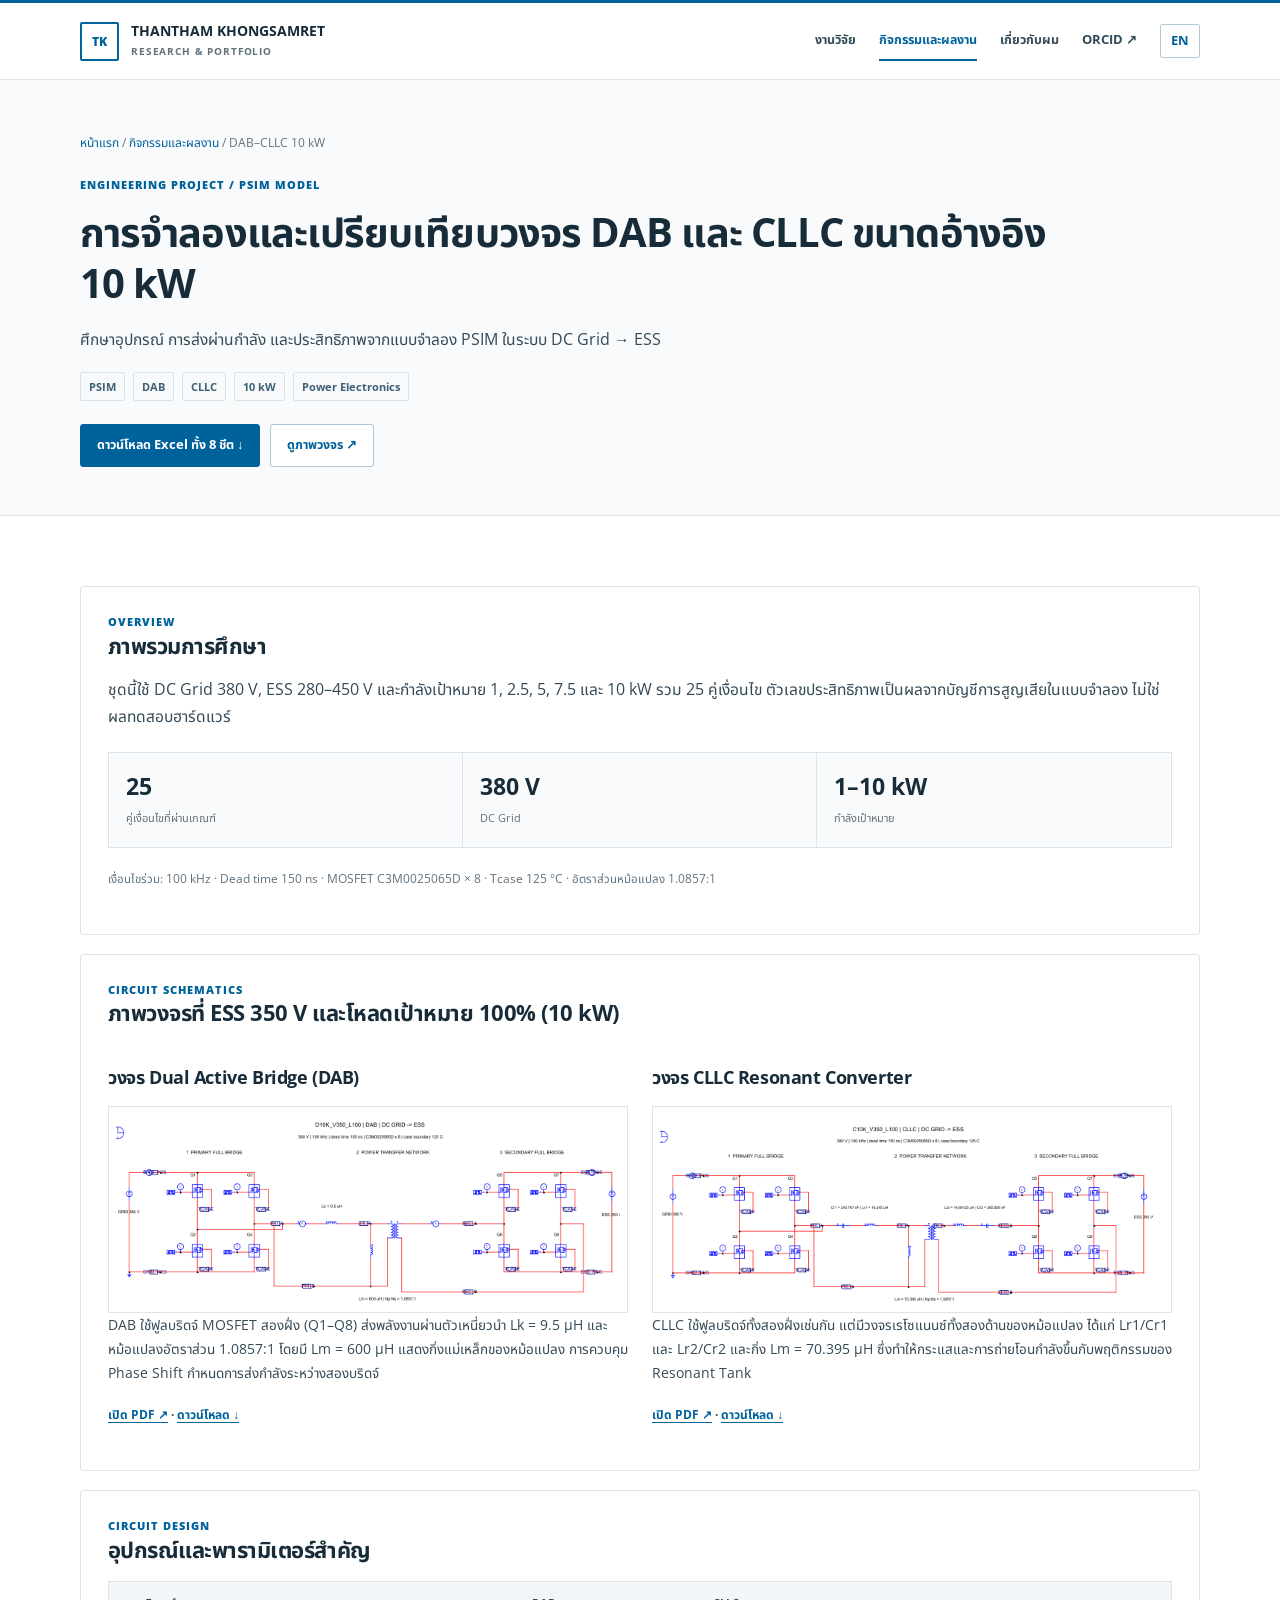
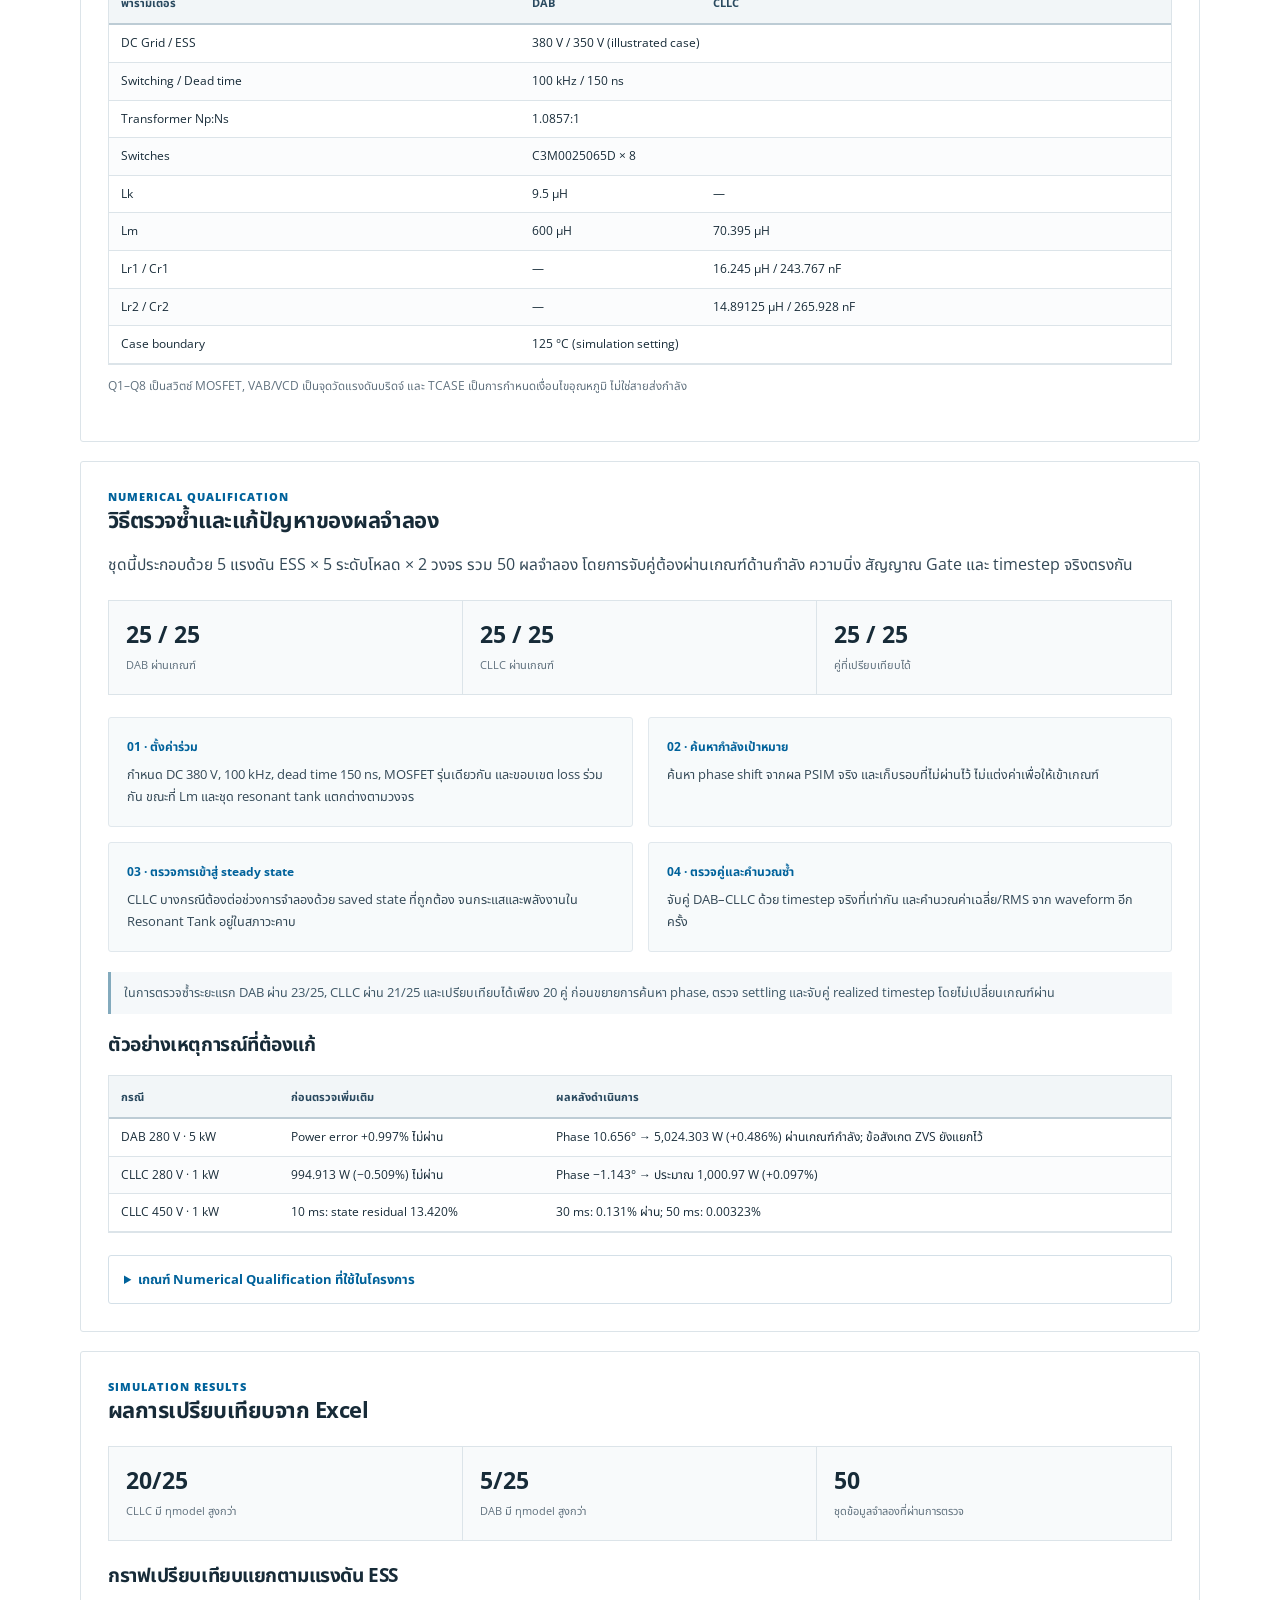
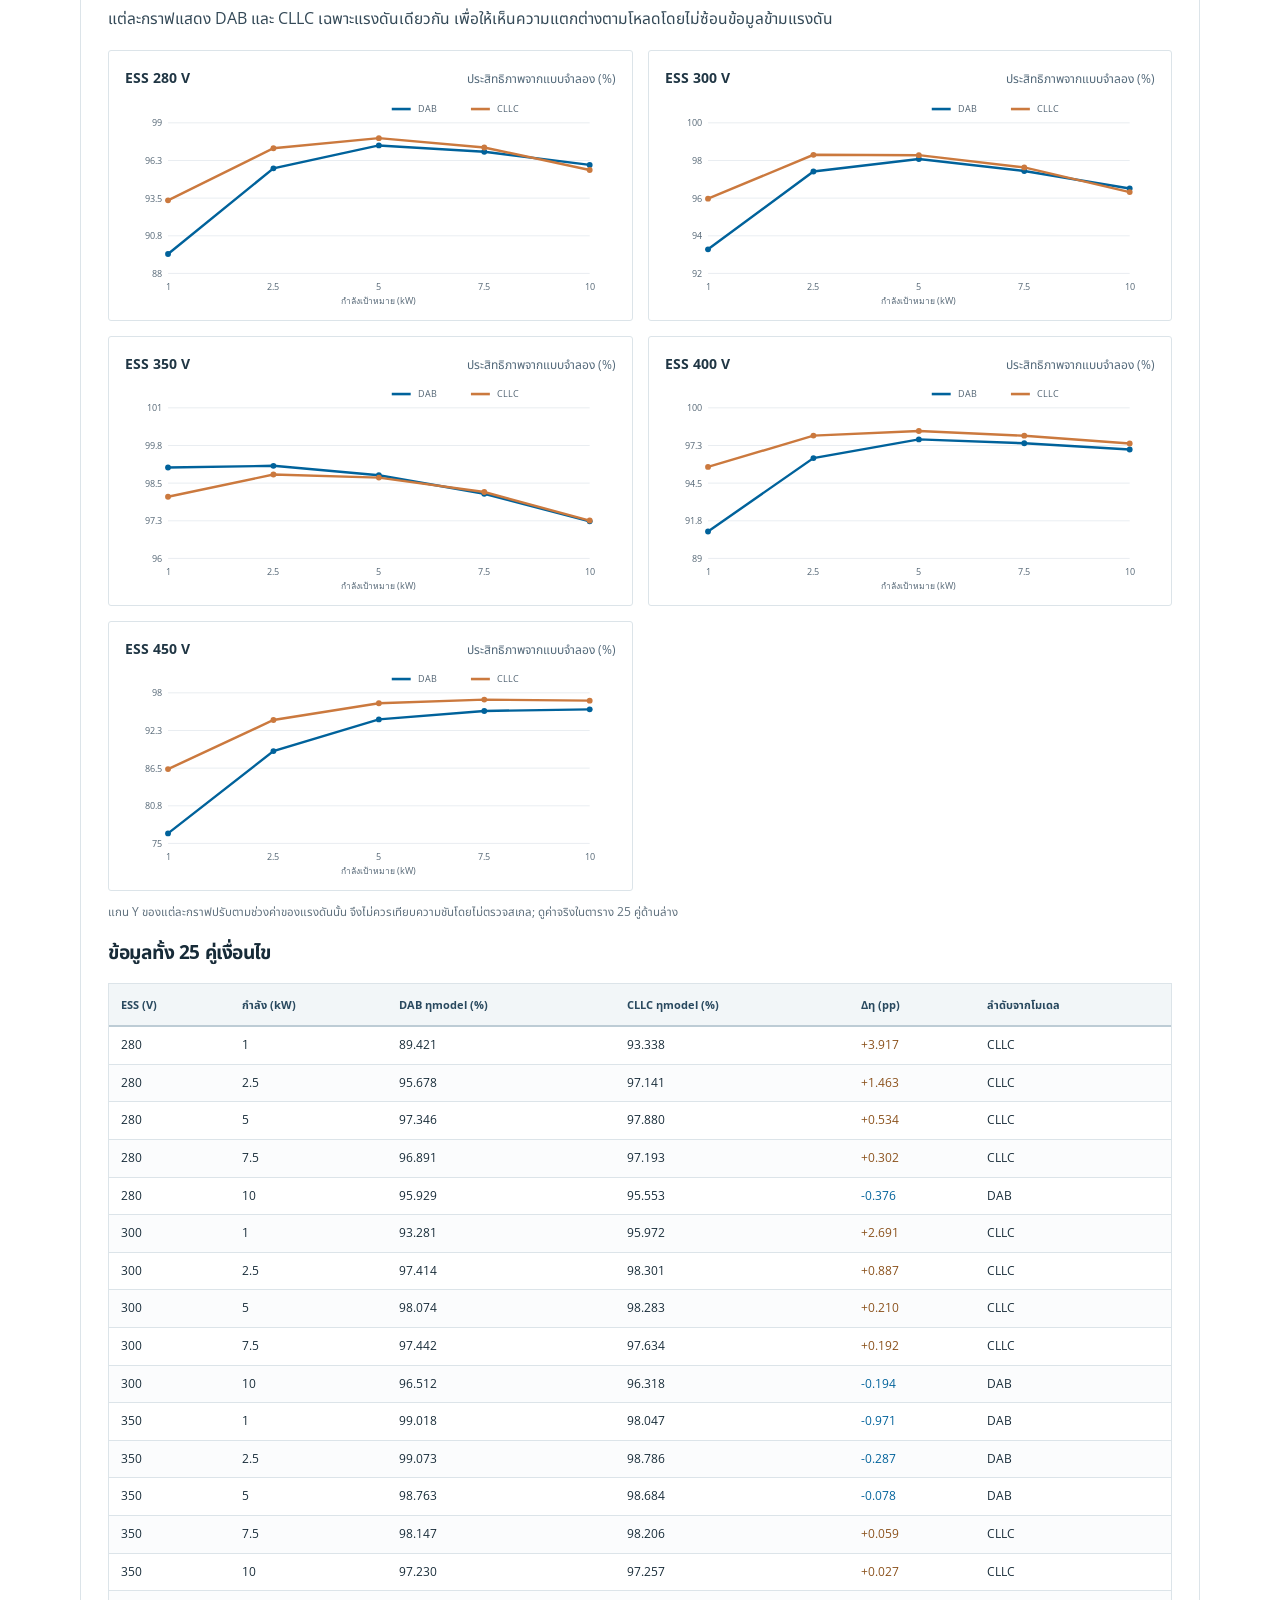
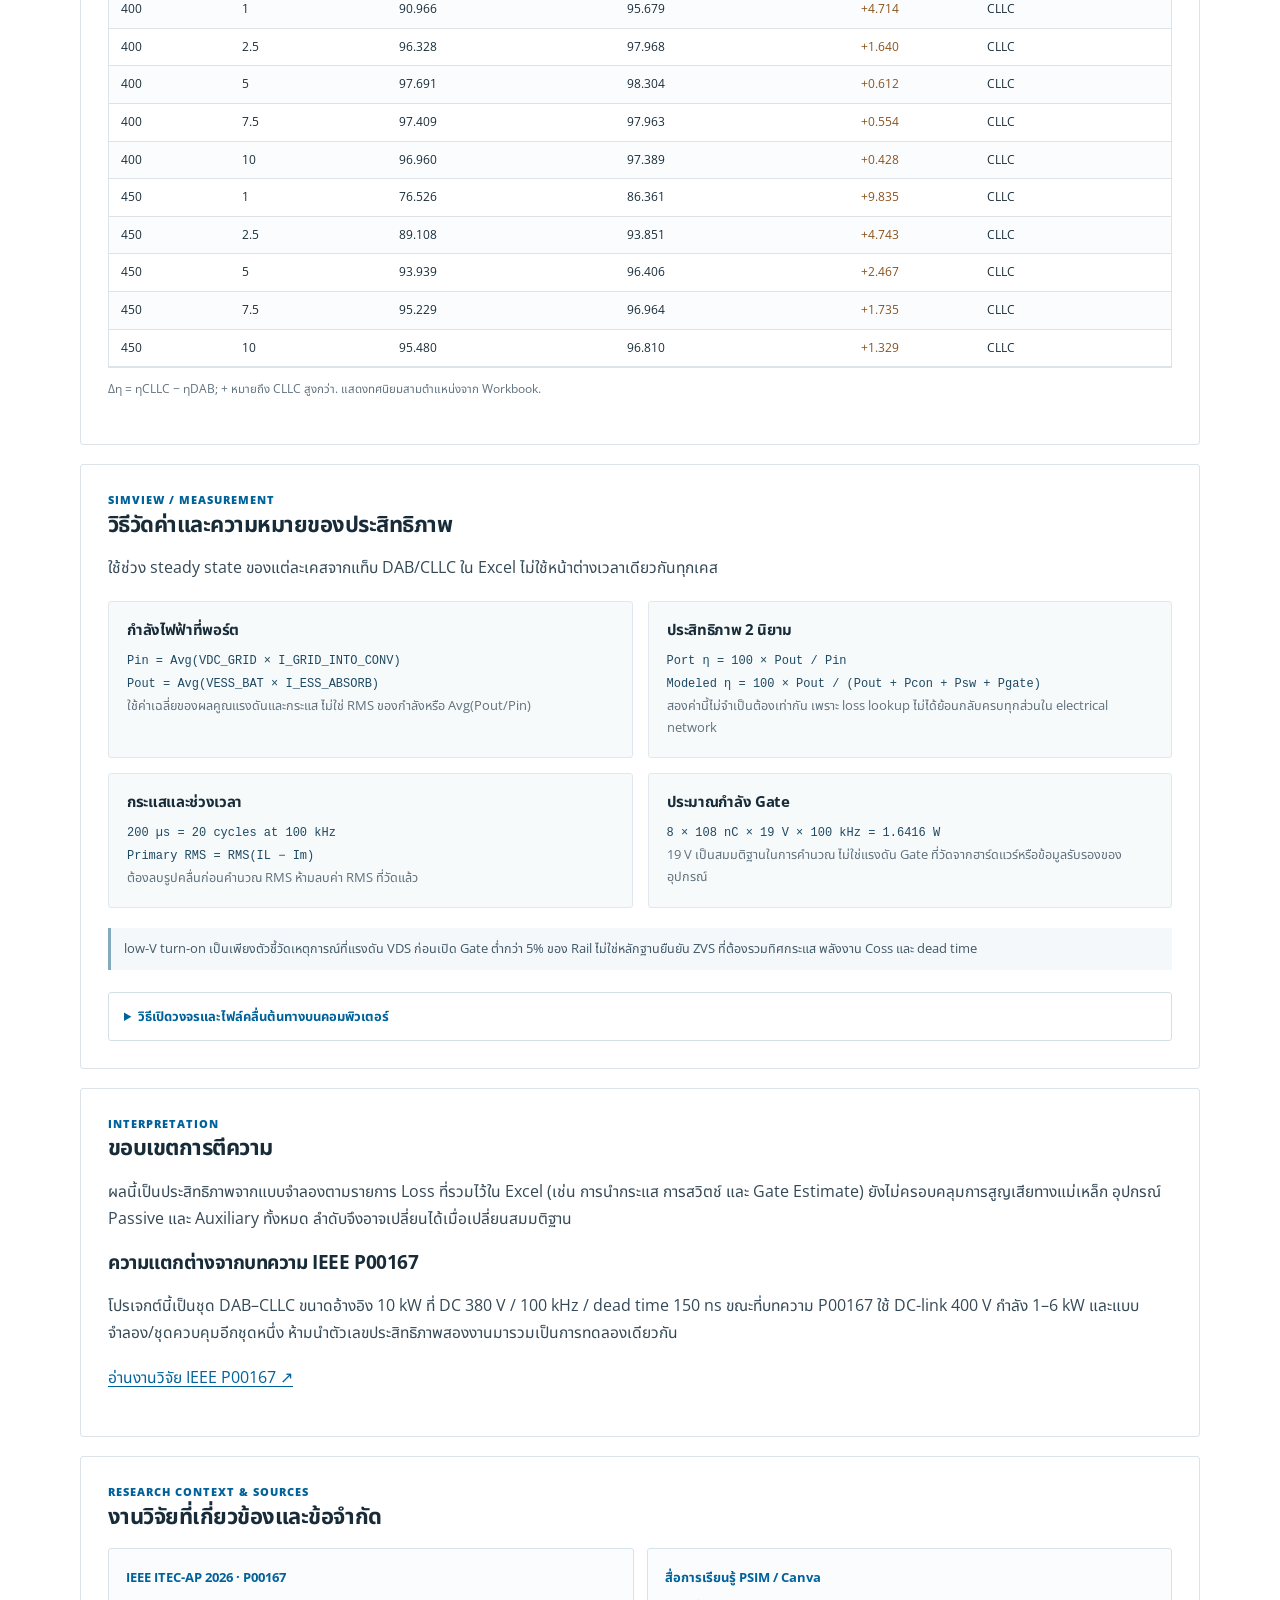
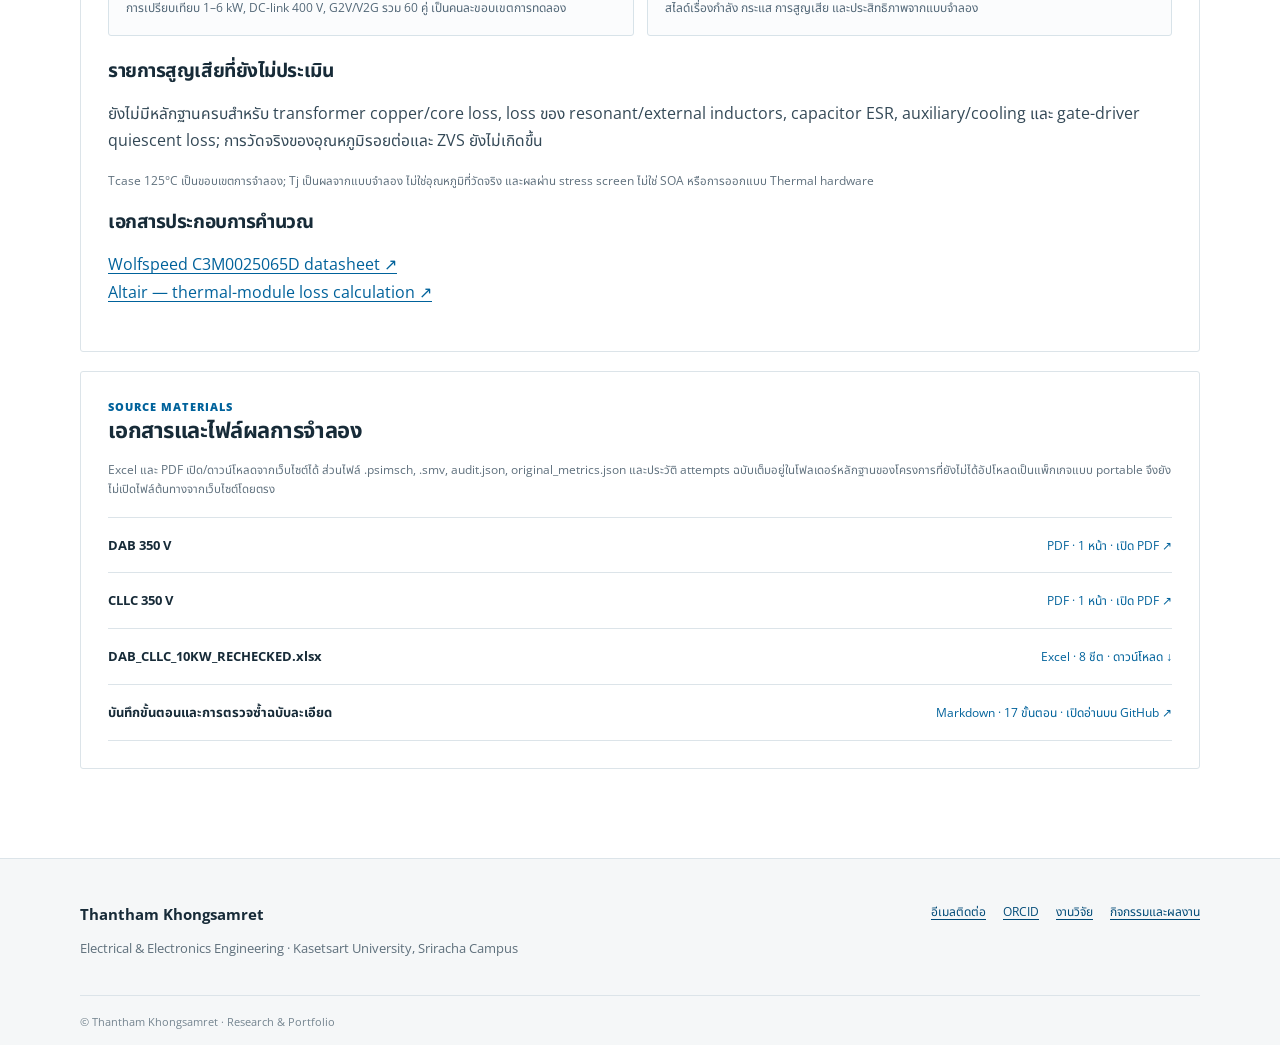
<file: th/projects/dab-cllc-10kw/index.html>
<!doctype html><html lang="th"><head><meta charset="utf-8"><meta name="viewport" content="width=device-width,initial-scale=1"><title>DAB และ CLLC 10 kW — การจำลองและเปรียบเทียบ | Thantham Khongsamret</title><meta name="description" content="DAB และ CLLC 10 kW: ผล PSIM 50 รายการจาก 25 คู่เงื่อนไข พร้อมการตรวจ numerical qualification วิธีวัด Simview ภาพวงจร PDF Excel และข้อจำกัด"><meta name="robots" content="index,follow,max-image-preview:large"><link rel="canonical" href="https://t-khongsamret.github.io/th/projects/dab-cllc-10kw/"><link rel="alternate" hreflang="en" href="https://t-khongsamret.github.io/projects/dab-cllc-10kw/"><link rel="alternate" hreflang="th" href="https://t-khongsamret.github.io/th/projects/dab-cllc-10kw/"><meta property="og:type" content="article"><meta property="og:title" content="DAB และ CLLC 10 kW — การจำลองและเปรียบเทียบ | Thantham Khongsamret"><meta property="og:description" content="โปรเจกต์ศึกษา DAB และ CLLC ขนาดอ้างอิง 10 kW โดย PSIM แรงดันกริด 380 V และ ESS 280–450 V พร้อมวงจร PDF ภาพประกอบ Excel และผลการจำลอง 25 คู่"><meta property="og:image" content="https://t-khongsamret.github.io/assets/dab-350v-circuit.png"><meta property="og:url" content="https://t-khongsamret.github.io/th/projects/dab-cllc-10kw/"><meta property="og:locale" content="th_TH"><meta name="theme-color" content="#00629b"><link rel="icon" type="image/svg+xml" href="/assets/favicon.svg"><link rel="stylesheet" href="/assets/portfolio.css"><script type="application/ld+json">{"@context":"https://schema.org","@type":"CreativeWork","dateModified":"2026-11-12","name":"การจำลองและเปรียบเทียบวงจร DAB และ CLLC ขนาดอ้างอิง 10 kW","url":"https://t-khongsamret.github.io/th/projects/dab-cllc-10kw/","inLanguage":"th","author":{"@type":"Person","@id":"https://t-khongsamret.github.io/#person","name":"Thantham Khongsamret","sameAs":"https://orcid.org/0009-0004-9258-6906"},"about":["Power Electronics","Dual Active Bridge","CLLC","PSIM","10 kW","Bidirectional DC-DC Conversion"],"isPartOf":{"@type":"WebSite","url":"https://t-khongsamret.github.io/"}}</script></head><body><a class="sno" href="#main">Skip to content</a><header class="top"><div class="wrap top-inner"><a class="logo" href="/th/"><span class="logomark">TK</span><span><b>THANTHAM KHONGSAMRET</b><small>RESEARCH & PORTFOLIO</small></span></a><nav class="navlinks"><a href="/th/research/">งานวิจัย</a><a href="/th/activities/" aria-current="page">กิจกรรมและผลงาน</a><a href="/th/about/">เกี่ยวกับผม</a><a href="https://orcid.org/0009-0004-9258-6906" rel="me">ORCID ↗</a><a class="language" href="/projects/dab-cllc-10kw/">EN</a></nav></div></header><main id="main"><section class="pagehero"><div class="wrap"><div class="crumb"><a href="/th/">หน้าแรก</a> / <a href="/th/activities/">กิจกรรมและผลงาน</a> / DAB–CLLC 10 kW</div><div class="eyebrow" style="margin-top:24px">ENGINEERING PROJECT / PSIM MODEL</div><h1>การจำลองและเปรียบเทียบวงจร DAB และ CLLC ขนาดอ้างอิง 10 kW</h1><p class="lead">ศึกษาอุปกรณ์ การส่งผ่านกำลัง และประสิทธิภาพจากแบบจำลอง PSIM ในระบบ DC Grid → ESS</p><div class="pills"><span class="tag">PSIM</span><span class="tag">DAB</span><span class="tag">CLLC</span><span class="tag">10 kW</span><span class="tag">Power Electronics</span></div><div class="btnrow"><a class="btn" href="/files/DAB_CLLC_10KW_RECHECKED.xlsx" download>ดาวน์โหลด Excel ทั้ง 8 ชีต ↓</a><a class="btn light" href="#schematics">ดูภาพวงจร ↗</a></div></div></section><section class="section"><div class="wrap"><div class="panel"><div class="eyebrow">OVERVIEW</div><h2>ภาพรวมการศึกษา</h2><p>ชุดนี้ใช้ DC Grid 380 V, ESS 280–450 V และกำลังเป้าหมาย 1, 2.5, 5, 7.5 และ 10 kW รวม 25 คู่เงื่อนไข ตัวเลขประสิทธิภาพเป็นผลจากบัญชีการสูญเสียในแบบจำลอง ไม่ใช่ผลทดสอบฮาร์ดแวร์</p><div class="metrics"><div class="metric"><b>25</b><small>คู่เงื่อนไขที่ผ่านเกณฑ์</small></div><div class="metric"><b>380 V</b><small>DC Grid</small></div><div class="metric"><b>1–10 kW</b><small>กำลังเป้าหมาย</small></div></div><p class="tiny">เงื่อนไขร่วม: 100 kHz · Dead time 150 ns · MOSFET C3M0025065D × 8 · Tcase 125 °C · อัตราส่วนหม้อแปลง 1.0857:1</p></div><div class="panel" id="schematics"><div class="eyebrow">CIRCUIT SCHEMATICS</div><h2>ภาพวงจรที่ ESS 350 V และโหลดเป้าหมาย 100% (10 kW)</h2><div class="schematics-grid"><article><h3>วงจร Dual Active Bridge (DAB)</h3><a href="/files/DAB_350V_schematic.pdf" target="_blank" rel="noopener noreferrer"><img class="project-schematic" src="/assets/dab-350v-circuit.png" width="1354" height="512" alt="ภาพวงจร DAB ที่ 380V DC Grid กับ ESS 350V มี Q1-Q8 Lk และหม้อแปลง"></a><p>DAB ใช้ฟูลบริดจ์ MOSFET สองฝั่ง (Q1–Q8) ส่งพลังงานผ่านตัวเหนี่ยวนำ Lk = 9.5 µH และหม้อแปลงอัตราส่วน 1.0857:1 โดยมี Lm = 600 µH แสดงกิ่งแม่เหล็กของหม้อแปลง การควบคุม Phase Shift กำหนดการส่งกำลังระหว่างสองบริดจ์</p><p class="file-actions"><a href="/files/DAB_350V_schematic.pdf" target="_blank" rel="noopener noreferrer">เปิด PDF ↗</a> · <a href="/files/DAB_350V_schematic.pdf" download="DAB_350V_schematic.pdf">ดาวน์โหลด ↓</a></p></article><article><h3>วงจร CLLC Resonant Converter</h3><a href="/files/CLLC_350V_schematic.pdf" target="_blank" rel="noopener noreferrer"><img class="project-schematic" src="/assets/cllc-350v-circuit.png" width="1354" height="512" alt="ภาพวงจร CLLC ที่ 380V DC Grid กับ ESS 350V มีชุด Lr Cr สองด้าน"></a><p>CLLC ใช้ฟูลบริดจ์ทั้งสองฝั่งเช่นกัน แต่มีวงจรเรโซแนนซ์ทั้งสองด้านของหม้อแปลง ได้แก่ Lr1/Cr1 และ Lr2/Cr2 และกิ่ง Lm = 70.395 µH ซึ่งทำให้กระแสและการถ่ายโอนกำลังขึ้นกับพฤติกรรมของ Resonant Tank</p><p class="file-actions"><a href="/files/CLLC_350V_schematic.pdf" target="_blank" rel="noopener noreferrer">เปิด PDF ↗</a> · <a href="/files/CLLC_350V_schematic.pdf" download="CLLC_350V_schematic.pdf">ดาวน์โหลด ↓</a></p></article></div></div><div class="panel"><div class="eyebrow">CIRCUIT DESIGN</div><h2>อุปกรณ์และพารามิเตอร์สำคัญ</h2><div class="table-scroll"><table class="results-table"><thead><tr><th>พารามิเตอร์</th><th>DAB</th><th>CLLC</th></tr></thead><tbody><tr><td>DC Grid / ESS</td><td colspan="2">380 V / 350 V (illustrated case)</td></tr><tr><td>Switching / Dead time</td><td colspan="2">100 kHz / 150 ns</td></tr><tr><td>Transformer Np:Ns</td><td colspan="2">1.0857:1</td></tr><tr><td>Switches</td><td colspan="2">C3M0025065D × 8</td></tr><tr><td>Lk</td><td>9.5 µH</td><td>—</td></tr><tr><td>Lm</td><td>600 µH</td><td>70.395 µH</td></tr><tr><td>Lr1 / Cr1</td><td>—</td><td>16.245 µH / 243.767 nF</td></tr><tr><td>Lr2 / Cr2</td><td>—</td><td>14.89125 µH / 265.928 nF</td></tr><tr><td>Case boundary</td><td colspan="2">125 °C (simulation setting)</td></tr></tbody></table></div><p class="tiny">Q1–Q8 เป็นสวิตช์ MOSFET, VAB/VCD เป็นจุดวัดแรงดันบริดจ์ และ TCASE เป็นการกำหนดเงื่อนไขอุณหภูมิ ไม่ใช่สายส่งกำลัง</p></div><div class="panel" id="validation"><div class="eyebrow">NUMERICAL QUALIFICATION</div><h2>วิธีตรวจซ้ำและแก้ปัญหาของผลจำลอง</h2><p>ชุดนี้ประกอบด้วย 5 แรงดัน ESS × 5 ระดับโหลด × 2 วงจร รวม 50 ผลจำลอง โดยการจับคู่ต้องผ่านเกณฑ์ด้านกำลัง ความนิ่ง สัญญาณ Gate และ timestep จริงตรงกัน</p><div class="metrics"><div class="metric"><b>25 / 25</b><small>DAB ผ่านเกณฑ์</small></div><div class="metric"><b>25 / 25</b><small>CLLC ผ่านเกณฑ์</small></div><div class="metric"><b>25 / 25</b><small>คู่ที่เปรียบเทียบได้</small></div></div><div class="process-grid">
 <div class="process-step"><b>01 · ตั้งค่าร่วม</b><p>กำหนด DC 380 V, 100 kHz, dead time 150 ns, MOSFET รุ่นเดียวกัน และขอบเขต loss ร่วมกัน ขณะที่ Lm และชุด resonant tank แตกต่างตามวงจร</p></div>
 <div class="process-step"><b>02 · ค้นหากำลังเป้าหมาย</b><p>ค้นหา phase shift จากผล PSIM จริง และเก็บรอบที่ไม่ผ่านไว้ ไม่แต่งค่าเพื่อให้เข้าเกณฑ์</p></div>
 <div class="process-step"><b>03 · ตรวจการเข้าสู่ steady state</b><p>CLLC บางกรณีต้องต่อช่วงการจำลองด้วย saved state ที่ถูกต้อง จนกระแสและพลังงานใน Resonant Tank อยู่ในสภาวะคาบ</p></div>
 <div class="process-step"><b>04 · ตรวจคู่และคำนวณซ้ำ</b><p>จับคู่ DAB–CLLC ด้วย timestep จริงที่เท่ากัน และคำนวณค่าเฉลี่ย/RMS จาก waveform อีกครั้ง</p></div></div>
 <p class="note">ในการตรวจซ้ำระยะแรก DAB ผ่าน 23/25, CLLC ผ่าน 21/25 และเปรียบเทียบได้เพียง 20 คู่ ก่อนขยายการค้นหา phase, ตรวจ settling และจับคู่ realized timestep โดยไม่เปลี่ยนเกณฑ์ผ่าน</p><h3>ตัวอย่างเหตุการณ์ที่ต้องแก้</h3><div class="table-scroll"><table class="results-table"><thead><tr><th>กรณี</th><th>ก่อนตรวจเพิ่มเติม</th><th>ผลหลังดำเนินการ</th></tr></thead><tbody><tr><td>DAB 280 V · 5 kW</td><td>Power error +0.997% ไม่ผ่าน</td><td>Phase 10.656° → 5,024.303 W (+0.486%) ผ่านเกณฑ์กำลัง; ข้อสังเกต ZVS ยังแยกไว้</td></tr><tr><td>CLLC 280 V · 1 kW</td><td>994.913 W (−0.509%) ไม่ผ่าน</td><td>Phase −1.143° → ประมาณ 1,000.97 W (+0.097%)</td></tr><tr><td>CLLC 450 V · 1 kW</td><td>10 ms: state residual 13.420%</td><td>30 ms: 0.131% ผ่าน; 50 ms: 0.00323%</td></tr></tbody></table></div>
 <details class="technical-details"><summary>เกณฑ์ Numerical Qualification ที่ใช้ในโครงการ</summary><div class="table-scroll"><table class="results-table"><thead><tr><th>รายการตรวจ</th><th>เกณฑ์</th></tr></thead><tbody><tr><td>Power error</td><td>±0.5% of target</td></tr><tr><td>Power drift</td><td>≤0.1% of target</td></tr><tr><td>RMS / included loss drift</td><td>≤0.1%</td></tr><tr><td>Peak drift</td><td>≤1%</td></tr><tr><td>State residual</td><td>≤0.5%</td></tr><tr><td>Half-window power drift</td><td>≤0.5%</td></tr><tr><td>Gate / dead time / switching events</td><td>ต้องตรงรูปแบบที่กำหนด</td></tr><tr><td>Realized timestep</td><td>ต้องตรงกันภายในคู่</td></tr></tbody></table></div><p class="tiny">QUALIFIED หมายถึงผ่านเกณฑ์ตรวจเชิงตัวเลขที่กำหนด ไม่ใช่การรับรองมาตรฐาน IEEE หรือยืนยัน SOA/ZVS ของต้นแบบ</p></details></div><div class="panel" id="results"><div class="eyebrow">SIMULATION RESULTS</div><h2>ผลการเปรียบเทียบจาก Excel</h2><div class="metrics"><div class="metric"><b>20/25</b><small>CLLC มี ηmodel สูงกว่า</small></div><div class="metric"><b>5/25</b><small>DAB มี ηmodel สูงกว่า</small></div><div class="metric"><b>50</b><small>ชุดข้อมูลจำลองที่ผ่านการตรวจ</small></div></div><h3>กราฟเปรียบเทียบแยกตามแรงดัน ESS</h3><p>แต่ละกราฟแสดง DAB และ CLLC เฉพาะแรงดันเดียวกัน เพื่อให้เห็นความแตกต่างตามโหลดโดยไม่ซ้อนข้อมูลข้ามแรงดัน</p><div class="eff-chart-grid"><figure class="eff-chart"><figcaption><strong>ESS 280 V</strong><span>ประสิทธิภาพจากแบบจำลอง (%)</span></figcaption><svg viewBox="0 0 570 245" role="img" aria-label="การเปรียบเทียบประสิทธิภาพ DAB และ CLLC ที่แรงดัน ESS 280 V" xmlns="http://www.w3.org/2000/svg"><g font-family="Open Sans, Arial, sans-serif" fill="#526473"><line x1="50" x2="540" y1="205.0" y2="205.0" stroke="#e6ebef"/><text x="43" y="209.0" font-size="10" text-anchor="end">88</text><line x1="50" x2="540" y1="161.3" y2="161.3" stroke="#e6ebef"/><text x="43" y="165.3" font-size="10" text-anchor="end">90.8</text><line x1="50" x2="540" y1="117.5" y2="117.5" stroke="#e6ebef"/><text x="43" y="121.5" font-size="10" text-anchor="end">93.5</text><line x1="50" x2="540" y1="73.8" y2="73.8" stroke="#e6ebef"/><text x="43" y="77.8" font-size="10" text-anchor="end">96.3</text><line x1="50" x2="540" y1="30.0" y2="30.0" stroke="#e6ebef"/><text x="43" y="34.0" font-size="10" text-anchor="end">99</text><line x1="310" x2="332" y1="14" y2="14" stroke="#00629b" stroke-width="3"/><text x="341" y="18" font-size="11">DAB</text><line x1="402" x2="424" y1="14" y2="14" stroke="#cb793e" stroke-width="3"/><text x="432" y="18" font-size="11">CLLC</text><polyline points="50,182.4 172.5,82.9 295,56.3 417.5,63.6 540,78.9" fill="none" stroke="#00629b" stroke-width="2.8"/><g fill="#00629b"><circle cx="50" cy="182.4" r="3.4"/><circle cx="172.5" cy="82.9" r="3.4"/><circle cx="295" cy="56.3" r="3.4"/><circle cx="417.5" cy="63.6" r="3.4"/><circle cx="540" cy="78.9" r="3.4"/></g><polyline points="50,120.1 172.5,59.6 295,47.8 417.5,58.7 540,84.8" fill="none" stroke="#cb793e" stroke-width="2.8"/><g fill="#cb793e"><circle cx="50" cy="120.1" r="3.4"/><circle cx="172.5" cy="59.6" r="3.4"/><circle cx="295" cy="47.8" r="3.4"/><circle cx="417.5" cy="58.7" r="3.4"/><circle cx="540" cy="84.8" r="3.4"/></g><text x="50" y="224" text-anchor="middle" font-size="10">1</text><text x="172.5" y="224" text-anchor="middle" font-size="10">2.5</text><text x="295" y="224" text-anchor="middle" font-size="10">5</text><text x="417.5" y="224" text-anchor="middle" font-size="10">7.5</text><text x="540" y="224" text-anchor="middle" font-size="10">10</text><text x="295" y="241" font-size="10" text-anchor="middle">กำลังเป้าหมาย (kW)</text></g></svg></figure><figure class="eff-chart"><figcaption><strong>ESS 300 V</strong><span>ประสิทธิภาพจากแบบจำลอง (%)</span></figcaption><svg viewBox="0 0 570 245" role="img" aria-label="การเปรียบเทียบประสิทธิภาพ DAB และ CLLC ที่แรงดัน ESS 300 V" xmlns="http://www.w3.org/2000/svg"><g font-family="Open Sans, Arial, sans-serif" fill="#526473"><line x1="50" x2="540" y1="205.0" y2="205.0" stroke="#e6ebef"/><text x="43" y="209.0" font-size="10" text-anchor="end">92</text><line x1="50" x2="540" y1="161.3" y2="161.3" stroke="#e6ebef"/><text x="43" y="165.3" font-size="10" text-anchor="end">94</text><line x1="50" x2="540" y1="117.5" y2="117.5" stroke="#e6ebef"/><text x="43" y="121.5" font-size="10" text-anchor="end">96</text><line x1="50" x2="540" y1="73.8" y2="73.8" stroke="#e6ebef"/><text x="43" y="77.8" font-size="10" text-anchor="end">98</text><line x1="50" x2="540" y1="30.0" y2="30.0" stroke="#e6ebef"/><text x="43" y="34.0" font-size="10" text-anchor="end">100</text><line x1="310" x2="332" y1="14" y2="14" stroke="#00629b" stroke-width="3"/><text x="341" y="18" font-size="11">DAB</text><line x1="402" x2="424" y1="14" y2="14" stroke="#cb793e" stroke-width="3"/><text x="432" y="18" font-size="11">CLLC</text><polyline points="50,177.0 172.5,86.6 295,72.1 417.5,86.0 540,106.3" fill="none" stroke="#00629b" stroke-width="2.8"/><g fill="#00629b"><circle cx="50" cy="177.0" r="3.4"/><circle cx="172.5" cy="86.6" r="3.4"/><circle cx="295" cy="72.1" r="3.4"/><circle cx="417.5" cy="86.0" r="3.4"/><circle cx="540" cy="106.3" r="3.4"/></g><polyline points="50,118.1 172.5,67.2 295,67.6 417.5,81.8 540,110.5" fill="none" stroke="#cb793e" stroke-width="2.8"/><g fill="#cb793e"><circle cx="50" cy="118.1" r="3.4"/><circle cx="172.5" cy="67.2" r="3.4"/><circle cx="295" cy="67.6" r="3.4"/><circle cx="417.5" cy="81.8" r="3.4"/><circle cx="540" cy="110.5" r="3.4"/></g><text x="50" y="224" text-anchor="middle" font-size="10">1</text><text x="172.5" y="224" text-anchor="middle" font-size="10">2.5</text><text x="295" y="224" text-anchor="middle" font-size="10">5</text><text x="417.5" y="224" text-anchor="middle" font-size="10">7.5</text><text x="540" y="224" text-anchor="middle" font-size="10">10</text><text x="295" y="241" font-size="10" text-anchor="middle">กำลังเป้าหมาย (kW)</text></g></svg></figure><figure class="eff-chart"><figcaption><strong>ESS 350 V</strong><span>ประสิทธิภาพจากแบบจำลอง (%)</span></figcaption><svg viewBox="0 0 570 245" role="img" aria-label="การเปรียบเทียบประสิทธิภาพ DAB และ CLLC ที่แรงดัน ESS 350 V" xmlns="http://www.w3.org/2000/svg"><g font-family="Open Sans, Arial, sans-serif" fill="#526473"><line x1="50" x2="540" y1="205.0" y2="205.0" stroke="#e6ebef"/><text x="43" y="209.0" font-size="10" text-anchor="end">96</text><line x1="50" x2="540" y1="161.3" y2="161.3" stroke="#e6ebef"/><text x="43" y="165.3" font-size="10" text-anchor="end">97.3</text><line x1="50" x2="540" y1="117.5" y2="117.5" stroke="#e6ebef"/><text x="43" y="121.5" font-size="10" text-anchor="end">98.5</text><line x1="50" x2="540" y1="73.8" y2="73.8" stroke="#e6ebef"/><text x="43" y="77.8" font-size="10" text-anchor="end">99.8</text><line x1="50" x2="540" y1="30.0" y2="30.0" stroke="#e6ebef"/><text x="43" y="34.0" font-size="10" text-anchor="end">101</text><line x1="310" x2="332" y1="14" y2="14" stroke="#00629b" stroke-width="3"/><text x="341" y="18" font-size="11">DAB</text><line x1="402" x2="424" y1="14" y2="14" stroke="#cb793e" stroke-width="3"/><text x="432" y="18" font-size="11">CLLC</text><polyline points="50,99.4 172.5,97.4 295,108.3 417.5,129.9 540,161.9" fill="none" stroke="#00629b" stroke-width="2.8"/><g fill="#00629b"><circle cx="50" cy="99.4" r="3.4"/><circle cx="172.5" cy="97.4" r="3.4"/><circle cx="295" cy="108.3" r="3.4"/><circle cx="417.5" cy="129.9" r="3.4"/><circle cx="540" cy="161.9" r="3.4"/></g><polyline points="50,133.4 172.5,107.5 295,111.1 417.5,127.8 540,161.0" fill="none" stroke="#cb793e" stroke-width="2.8"/><g fill="#cb793e"><circle cx="50" cy="133.4" r="3.4"/><circle cx="172.5" cy="107.5" r="3.4"/><circle cx="295" cy="111.1" r="3.4"/><circle cx="417.5" cy="127.8" r="3.4"/><circle cx="540" cy="161.0" r="3.4"/></g><text x="50" y="224" text-anchor="middle" font-size="10">1</text><text x="172.5" y="224" text-anchor="middle" font-size="10">2.5</text><text x="295" y="224" text-anchor="middle" font-size="10">5</text><text x="417.5" y="224" text-anchor="middle" font-size="10">7.5</text><text x="540" y="224" text-anchor="middle" font-size="10">10</text><text x="295" y="241" font-size="10" text-anchor="middle">กำลังเป้าหมาย (kW)</text></g></svg></figure><figure class="eff-chart"><figcaption><strong>ESS 400 V</strong><span>ประสิทธิภาพจากแบบจำลอง (%)</span></figcaption><svg viewBox="0 0 570 245" role="img" aria-label="การเปรียบเทียบประสิทธิภาพ DAB และ CLLC ที่แรงดัน ESS 400 V" xmlns="http://www.w3.org/2000/svg"><g font-family="Open Sans, Arial, sans-serif" fill="#526473"><line x1="50" x2="540" y1="205.0" y2="205.0" stroke="#e6ebef"/><text x="43" y="209.0" font-size="10" text-anchor="end">89</text><line x1="50" x2="540" y1="161.3" y2="161.3" stroke="#e6ebef"/><text x="43" y="165.3" font-size="10" text-anchor="end">91.8</text><line x1="50" x2="540" y1="117.5" y2="117.5" stroke="#e6ebef"/><text x="43" y="121.5" font-size="10" text-anchor="end">94.5</text><line x1="50" x2="540" y1="73.8" y2="73.8" stroke="#e6ebef"/><text x="43" y="77.8" font-size="10" text-anchor="end">97.3</text><line x1="50" x2="540" y1="30.0" y2="30.0" stroke="#e6ebef"/><text x="43" y="34.0" font-size="10" text-anchor="end">100</text><line x1="310" x2="332" y1="14" y2="14" stroke="#00629b" stroke-width="3"/><text x="341" y="18" font-size="11">DAB</text><line x1="402" x2="424" y1="14" y2="14" stroke="#cb793e" stroke-width="3"/><text x="432" y="18" font-size="11">CLLC</text><polyline points="50,173.7 172.5,88.4 295,66.7 417.5,71.2 540,78.4" fill="none" stroke="#00629b" stroke-width="2.8"/><g fill="#00629b"><circle cx="50" cy="173.7" r="3.4"/><circle cx="172.5" cy="88.4" r="3.4"/><circle cx="295" cy="66.7" r="3.4"/><circle cx="417.5" cy="71.2" r="3.4"/><circle cx="540" cy="78.4" r="3.4"/></g><polyline points="50,98.7 172.5,62.3 295,57.0 417.5,62.4 540,71.5" fill="none" stroke="#cb793e" stroke-width="2.8"/><g fill="#cb793e"><circle cx="50" cy="98.7" r="3.4"/><circle cx="172.5" cy="62.3" r="3.4"/><circle cx="295" cy="57.0" r="3.4"/><circle cx="417.5" cy="62.4" r="3.4"/><circle cx="540" cy="71.5" r="3.4"/></g><text x="50" y="224" text-anchor="middle" font-size="10">1</text><text x="172.5" y="224" text-anchor="middle" font-size="10">2.5</text><text x="295" y="224" text-anchor="middle" font-size="10">5</text><text x="417.5" y="224" text-anchor="middle" font-size="10">7.5</text><text x="540" y="224" text-anchor="middle" font-size="10">10</text><text x="295" y="241" font-size="10" text-anchor="middle">กำลังเป้าหมาย (kW)</text></g></svg></figure><figure class="eff-chart"><figcaption><strong>ESS 450 V</strong><span>ประสิทธิภาพจากแบบจำลอง (%)</span></figcaption><svg viewBox="0 0 570 245" role="img" aria-label="การเปรียบเทียบประสิทธิภาพ DAB และ CLLC ที่แรงดัน ESS 450 V" xmlns="http://www.w3.org/2000/svg"><g font-family="Open Sans, Arial, sans-serif" fill="#526473"><line x1="50" x2="540" y1="205.0" y2="205.0" stroke="#e6ebef"/><text x="43" y="209.0" font-size="10" text-anchor="end">75</text><line x1="50" x2="540" y1="161.3" y2="161.3" stroke="#e6ebef"/><text x="43" y="165.3" font-size="10" text-anchor="end">80.8</text><line x1="50" x2="540" y1="117.5" y2="117.5" stroke="#e6ebef"/><text x="43" y="121.5" font-size="10" text-anchor="end">86.5</text><line x1="50" x2="540" y1="73.8" y2="73.8" stroke="#e6ebef"/><text x="43" y="77.8" font-size="10" text-anchor="end">92.3</text><line x1="50" x2="540" y1="30.0" y2="30.0" stroke="#e6ebef"/><text x="43" y="34.0" font-size="10" text-anchor="end">98</text><line x1="310" x2="332" y1="14" y2="14" stroke="#00629b" stroke-width="3"/><text x="341" y="18" font-size="11">DAB</text><line x1="402" x2="424" y1="14" y2="14" stroke="#cb793e" stroke-width="3"/><text x="432" y="18" font-size="11">CLLC</text><polyline points="50,193.4 172.5,97.7 295,60.9 417.5,51.1 540,49.2" fill="none" stroke="#00629b" stroke-width="2.8"/><g fill="#00629b"><circle cx="50" cy="193.4" r="3.4"/><circle cx="172.5" cy="97.7" r="3.4"/><circle cx="295" cy="60.9" r="3.4"/><circle cx="417.5" cy="51.1" r="3.4"/><circle cx="540" cy="49.2" r="3.4"/></g><polyline points="50,118.6 172.5,61.6 295,42.1 417.5,37.9 540,39.1" fill="none" stroke="#cb793e" stroke-width="2.8"/><g fill="#cb793e"><circle cx="50" cy="118.6" r="3.4"/><circle cx="172.5" cy="61.6" r="3.4"/><circle cx="295" cy="42.1" r="3.4"/><circle cx="417.5" cy="37.9" r="3.4"/><circle cx="540" cy="39.1" r="3.4"/></g><text x="50" y="224" text-anchor="middle" font-size="10">1</text><text x="172.5" y="224" text-anchor="middle" font-size="10">2.5</text><text x="295" y="224" text-anchor="middle" font-size="10">5</text><text x="417.5" y="224" text-anchor="middle" font-size="10">7.5</text><text x="540" y="224" text-anchor="middle" font-size="10">10</text><text x="295" y="241" font-size="10" text-anchor="middle">กำลังเป้าหมาย (kW)</text></g></svg></figure></div><p class="tiny">แกน Y ของแต่ละกราฟปรับตามช่วงค่าของแรงดันนั้น จึงไม่ควรเทียบความชันโดยไม่ตรวจสเกล; ดูค่าจริงในตาราง 25 คู่ด้านล่าง</p><h3>ข้อมูลทั้ง 25 คู่เงื่อนไข</h3><div class="table-scroll"><table class="results-table"><thead><tr><th>ESS (V)</th><th>กำลัง (kW)</th><th>DAB ηmodel (%)</th><th>CLLC ηmodel (%)</th><th>Δη (pp)</th><th>ลำดับจากโมเดล</th></tr></thead><tbody><tr><td>280</td><td>1</td><td>89.421</td><td>93.338</td><td class="positive">+3.917</td><td>CLLC</td></tr><tr><td>280</td><td>2.5</td><td>95.678</td><td>97.141</td><td class="positive">+1.463</td><td>CLLC</td></tr><tr><td>280</td><td>5</td><td>97.346</td><td>97.880</td><td class="positive">+0.534</td><td>CLLC</td></tr><tr><td>280</td><td>7.5</td><td>96.891</td><td>97.193</td><td class="positive">+0.302</td><td>CLLC</td></tr><tr><td>280</td><td>10</td><td>95.929</td><td>95.553</td><td class="negative">-0.376</td><td>DAB</td></tr><tr><td>300</td><td>1</td><td>93.281</td><td>95.972</td><td class="positive">+2.691</td><td>CLLC</td></tr><tr><td>300</td><td>2.5</td><td>97.414</td><td>98.301</td><td class="positive">+0.887</td><td>CLLC</td></tr><tr><td>300</td><td>5</td><td>98.074</td><td>98.283</td><td class="positive">+0.210</td><td>CLLC</td></tr><tr><td>300</td><td>7.5</td><td>97.442</td><td>97.634</td><td class="positive">+0.192</td><td>CLLC</td></tr><tr><td>300</td><td>10</td><td>96.512</td><td>96.318</td><td class="negative">-0.194</td><td>DAB</td></tr><tr><td>350</td><td>1</td><td>99.018</td><td>98.047</td><td class="negative">-0.971</td><td>DAB</td></tr><tr><td>350</td><td>2.5</td><td>99.073</td><td>98.786</td><td class="negative">-0.287</td><td>DAB</td></tr><tr><td>350</td><td>5</td><td>98.763</td><td>98.684</td><td class="negative">-0.078</td><td>DAB</td></tr><tr><td>350</td><td>7.5</td><td>98.147</td><td>98.206</td><td class="positive">+0.059</td><td>CLLC</td></tr><tr><td>350</td><td>10</td><td>97.230</td><td>97.257</td><td class="positive">+0.027</td><td>CLLC</td></tr><tr><td>400</td><td>1</td><td>90.966</td><td>95.679</td><td class="positive">+4.714</td><td>CLLC</td></tr><tr><td>400</td><td>2.5</td><td>96.328</td><td>97.968</td><td class="positive">+1.640</td><td>CLLC</td></tr><tr><td>400</td><td>5</td><td>97.691</td><td>98.304</td><td class="positive">+0.612</td><td>CLLC</td></tr><tr><td>400</td><td>7.5</td><td>97.409</td><td>97.963</td><td class="positive">+0.554</td><td>CLLC</td></tr><tr><td>400</td><td>10</td><td>96.960</td><td>97.389</td><td class="positive">+0.428</td><td>CLLC</td></tr><tr><td>450</td><td>1</td><td>76.526</td><td>86.361</td><td class="positive">+9.835</td><td>CLLC</td></tr><tr><td>450</td><td>2.5</td><td>89.108</td><td>93.851</td><td class="positive">+4.743</td><td>CLLC</td></tr><tr><td>450</td><td>5</td><td>93.939</td><td>96.406</td><td class="positive">+2.467</td><td>CLLC</td></tr><tr><td>450</td><td>7.5</td><td>95.229</td><td>96.964</td><td class="positive">+1.735</td><td>CLLC</td></tr><tr><td>450</td><td>10</td><td>95.480</td><td>96.810</td><td class="positive">+1.329</td><td>CLLC</td></tr></tbody></table></div><p class="tiny">Δη = ηCLLC − ηDAB; + หมายถึง CLLC สูงกว่า. แสดงทศนิยมสามตำแหน่งจาก Workbook.</p></div><div class="panel" id="measurement"><div class="eyebrow">SIMVIEW / MEASUREMENT</div><h2>วิธีวัดค่าและความหมายของประสิทธิภาพ</h2><p>ใช้ช่วง steady state ของแต่ละเคสจากแท็บ DAB/CLLC ใน Excel ไม่ใช้หน้าต่างเวลาเดียวกันทุกเคส</p><div class="method-grid">
 <div><h3>กำลังไฟฟ้าที่พอร์ต</h3><p><code>Pin = Avg(VDC_GRID × I_GRID_INTO_CONV)</code><br><code>Pout = Avg(VESS_BAT × I_ESS_ABSORB)</code></p><p class="tiny">ใช้ค่าเฉลี่ยของผลคูณแรงดันและกระแส ไม่ใช่ RMS ของกำลังหรือ Avg(Pout/Pin)</p></div>
 <div><h3>ประสิทธิภาพ 2 นิยาม</h3><p><code>Port η = 100 × Pout / Pin</code><br><code>Modeled η = 100 × Pout / (Pout + Pcon + Psw + Pgate)</code></p><p class="tiny">สองค่านี้ไม่จำเป็นต้องเท่ากัน เพราะ loss lookup ไม่ได้ย้อนกลับครบทุกส่วนใน electrical network</p></div>
 <div><h3>กระแสและช่วงเวลา</h3><p><code>200 µs = 20 cycles at 100 kHz</code><br><code>Primary RMS = RMS(IL − Im)</code></p><p class="tiny">ต้องลบรูปคลื่นก่อนคำนวณ RMS ห้ามลบค่า RMS ที่วัดแล้ว</p></div>
 <div><h3>ประมาณกำลัง Gate</h3><p><code>8 × 108 nC × 19 V × 100 kHz = 1.6416 W</code></p><p class="tiny">19 V เป็นสมมติฐานในการคำนวณ ไม่ใช่แรงดัน Gate ที่วัดจากฮาร์ดแวร์หรือข้อมูลรับรองของอุปกรณ์</p></div></div>
 <p class="note">low-V turn-on เป็นเพียงตัวชี้วัดเหตุการณ์ที่แรงดัน VDS ก่อนเปิด Gate ต่ำกว่า 5% ของ Rail ไม่ใช่หลักฐานยืนยัน ZVS ที่ต้องรวมทิศกระแส พลังงาน Coss และ dead time</p>
 <details class="technical-details"><summary>วิธีเปิดวงจรและไฟล์คลื่นต้นทางบนคอมพิวเตอร์</summary><p>Workbook มีลิงก์แบบ Windows .lnk ซึ่งเรียก PSIM.exe/Simview.exe จากโฟลเดอร์ในเครื่องที่สร้างชุดข้อมูล ลิงก์เหล่านั้นใช้งานบนเว็บไซต์หรือเครื่องอื่นโดยตรงไม่ได้ และ raw/source บางส่วนเป็น junction</p><p>ถ้ามีแพ็กเกจต้นทางจริง ให้เปิด .psimsch ด้วย PSIM และ .smv ด้วย Simview โดยใช้ไฟล์ที่มีชื่อเคสตรงกัน; สำหรับ LoadFlag=1 ต้องคืน INPUT state จาก INITIAL_STATE.ssf ก่อนรันใหม่ และบันทึกผลรันใหม่แยกจากหลักฐานเดิม</p><p class="tiny">ไฟล์ที่เผยแพร่ในเว็บไซต์ขณะนี้คือ Excel, PDF และภาพวงจร ไม่ใช่แพ็กเกจ .smv/.psimsch ครบ 50 เคส</p></details></div><div class="panel"><div class="eyebrow">INTERPRETATION</div><h2>ขอบเขตการตีความ</h2><p>ผลนี้เป็นประสิทธิภาพจากแบบจำลองตามรายการ Loss ที่รวมไว้ใน Excel (เช่น การนำกระแส การสวิตช์ และ Gate Estimate) ยังไม่ครอบคลุมการสูญเสียทางแม่เหล็ก อุปกรณ์ Passive และ Auxiliary ทั้งหมด ลำดับจึงอาจเปลี่ยนได้เมื่อเปลี่ยนสมมติฐาน</p><h3>ความแตกต่างจากบทความ IEEE P00167</h3><p>โปรเจกต์นี้เป็นชุด DAB–CLLC ขนาดอ้างอิง 10 kW ที่ DC 380 V / 100 kHz / dead time 150 ns ขณะที่บทความ P00167 ใช้ DC-link 400 V กำลัง 1–6 kW และแบบจำลอง/ชุดควบคุมอีกชุดหนึ่ง ห้ามนำตัวเลขประสิทธิภาพสองงานมารวมเป็นการทดลองเดียวกัน</p><p><a href="/th/research/p00167/">อ่านงานวิจัย IEEE P00167 ↗</a></p></div><div class="panel" id="research-context"><div class="eyebrow">RESEARCH CONTEXT &amp; SOURCES</div><h2>งานวิจัยที่เกี่ยวข้องและข้อจำกัด</h2><div class="related-grid"><a href="/th/research/p00167/"><strong>IEEE ITEC-AP 2026 · P00167</strong><span>การเปรียบเทียบ 1–6 kW, DC-link 400 V, G2V/V2G รวม 60 คู่ เป็นคนละขอบเขตการทดลอง</span></a><a href="/th/activities/#learning"><strong>สื่อการเรียนรู้ PSIM / Canva</strong><span>สไลด์เรื่องกำลัง กระแส การสูญเสีย และประสิทธิภาพจากแบบจำลอง</span></a></div><h3>รายการสูญเสียที่ยังไม่ประเมิน</h3><p>ยังไม่มีหลักฐานครบสำหรับ transformer copper/core loss, loss ของ resonant/external inductors, capacitor ESR, auxiliary/cooling และ gate-driver quiescent loss; การวัดจริงของอุณหภูมิรอยต่อและ ZVS ยังไม่เกิดขึ้น</p><p class="tiny">Tcase 125°C เป็นขอบเขตการจำลอง; Tj เป็นผลจากแบบจำลอง ไม่ใช่อุณหภูมิที่วัดจริง และผลผ่าน stress screen ไม่ใช่ SOA หรือการออกแบบ Thermal hardware</p><h3>เอกสารประกอบการคำนวณ</h3><p><a href="https://assets.wolfspeed.com/uploads/2024/01/Wolfspeed_C3M0025065D_data_sheet.pdf" target="_blank" rel="noopener noreferrer">Wolfspeed C3M0025065D datasheet ↗</a><br><a href="https://community.altair.com/discussion/38488/how-curves-are-used-to-calculate-losses-in-the-thermal-module" target="_blank" rel="noopener noreferrer">Altair — thermal-module loss calculation ↗</a></p></div><div class="panel" id="downloads"><div class="eyebrow">SOURCE MATERIALS</div><h2>เอกสารและไฟล์ผลการจำลอง</h2><p class="tiny">Excel และ PDF เปิด/ดาวน์โหลดจากเว็บไซต์ได้ ส่วนไฟล์ .psimsch, .smv, audit.json, original_metrics.json และประวัติ attempts ฉบับเต็มอยู่ในโฟลเดอร์หลักฐานของโครงการที่ยังไม่ได้อัปโหลดเป็นแพ็กเกจแบบ portable จึงยังไม่เปิดไฟล์ต้นทางจากเว็บไซต์โดยตรง</p><div class="resource-list"><a href="/files/DAB_350V_schematic.pdf" target="_blank" rel="noopener noreferrer"><strong>DAB 350 V</strong><span>PDF · 1 หน้า · เปิด PDF ↗</span></a><a href="/files/CLLC_350V_schematic.pdf" target="_blank" rel="noopener noreferrer"><strong>CLLC 350 V</strong><span>PDF · 1 หน้า · เปิด PDF ↗</span></a><a href="/files/DAB_CLLC_10KW_RECHECKED.xlsx" download><strong>DAB_CLLC_10KW_RECHECKED.xlsx</strong><span>Excel · 8 ชีต · ดาวน์โหลด ↓</span></a><a href="https://github.com/T-Khongsamret/T-Khongsamret.github.io/blob/main/content/DAB_CLLC_10KW_TECHNICAL_RECORD_TH.md" target="_blank" rel="noopener noreferrer"><strong>บันทึกขั้นตอนและการตรวจซ้ำฉบับละเอียด</strong><span>Markdown · 17 ขั้นตอน · เปิดอ่านบน GitHub ↗</span></a></div></div></div></section></main><footer class="footer"><div class="wrap"><div class="footer-inner"><div><b>Thantham Khongsamret</b><p>Electrical & Electronics Engineering · Kasetsart University, Sriracha Campus</p></div><div class="footerlinks"><a href="mailto:thantham.k@ku.th">อีเมลติดต่อ</a><a href="https://orcid.org/0009-0004-9258-6906">ORCID</a><a href="/th/research/">งานวิจัย</a><a href="/th/activities/">กิจกรรมและผลงาน</a></div></div><div class="copyright">© Thantham Khongsamret · Research & Portfolio</div></div></footer></body></html>
</file>
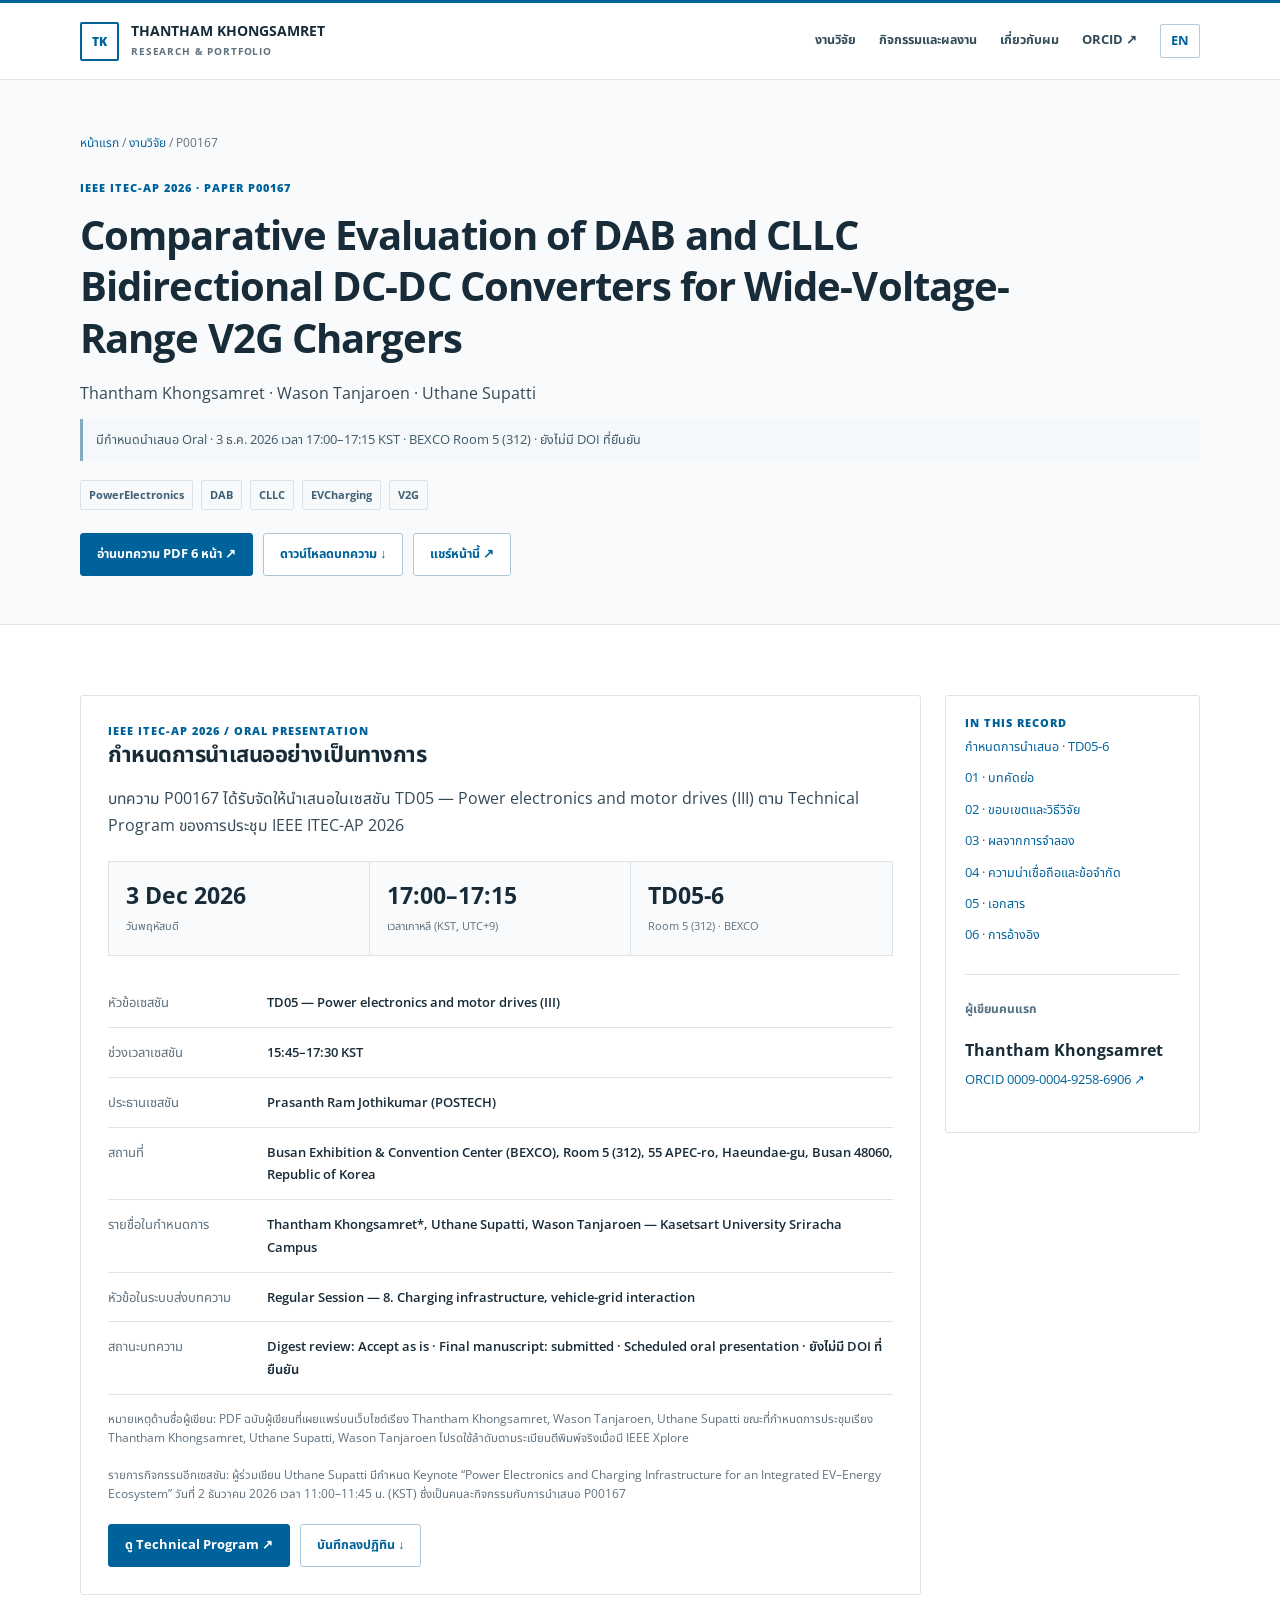
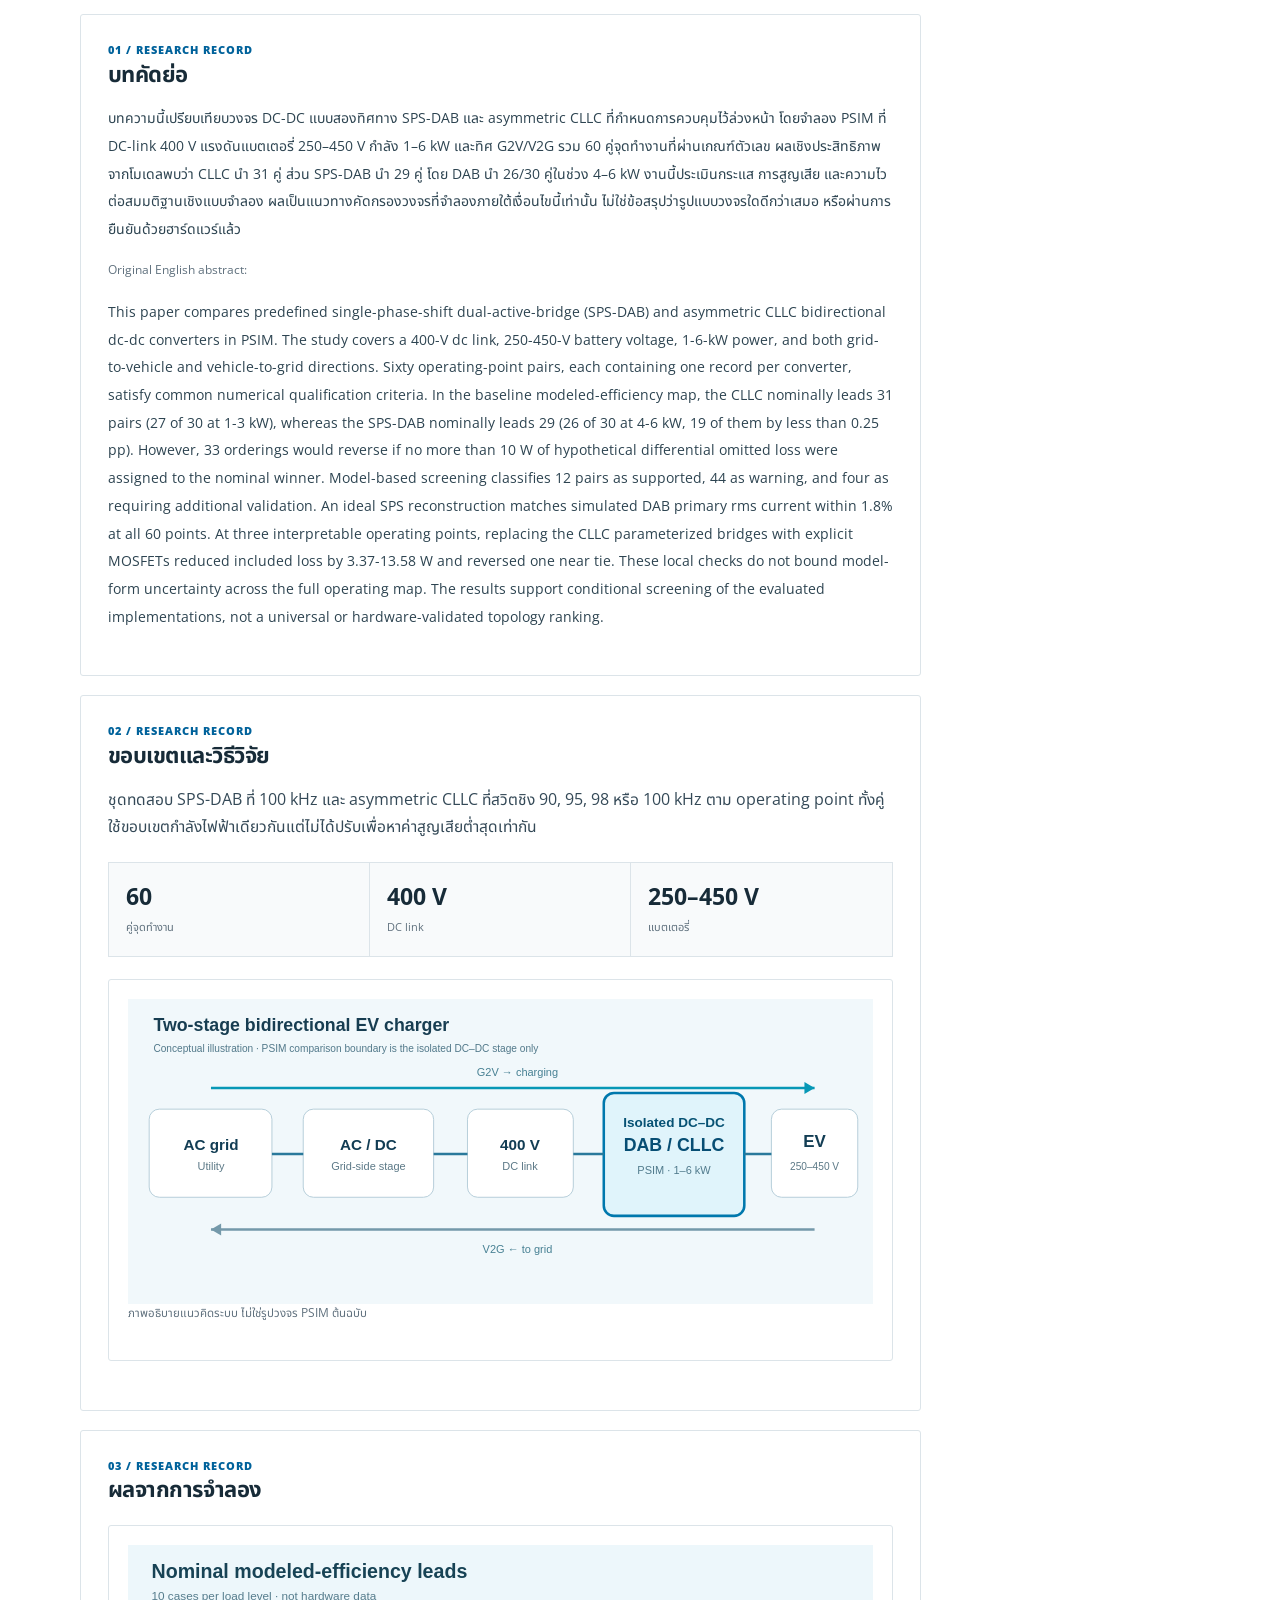
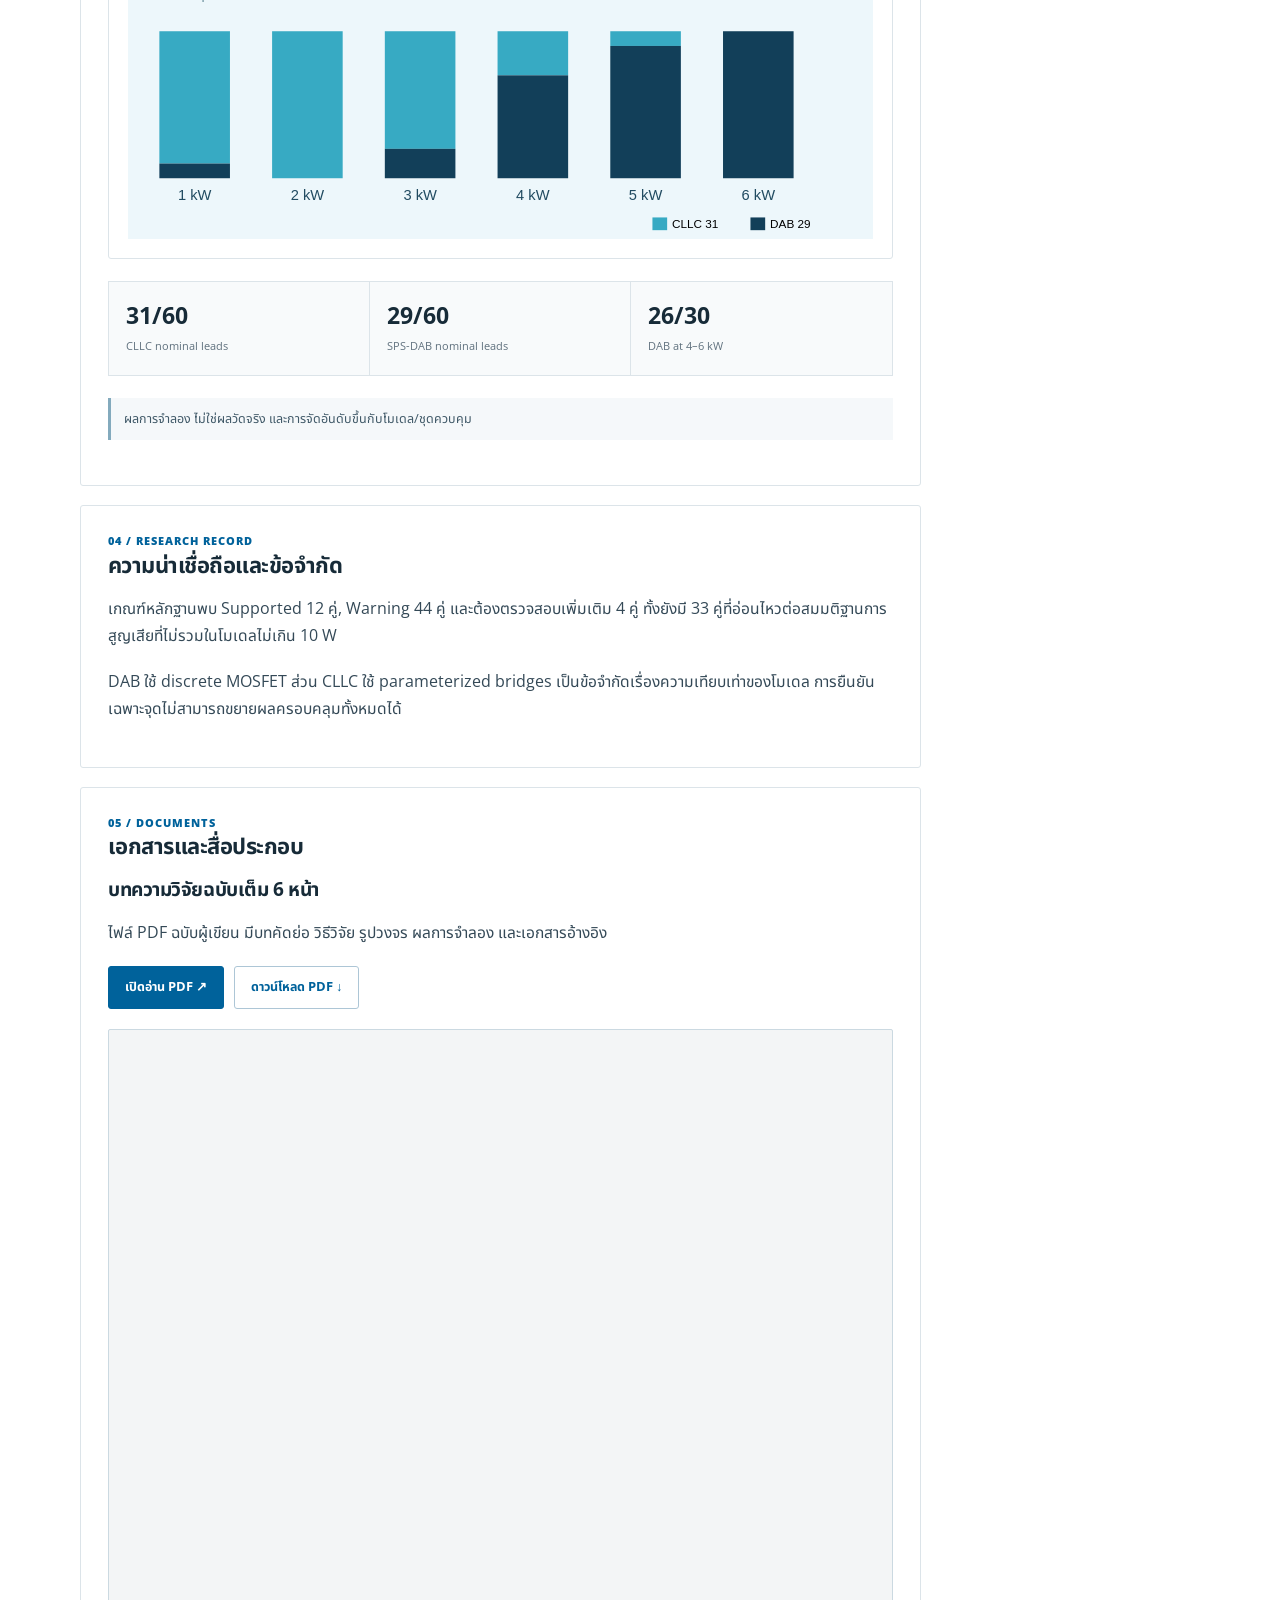
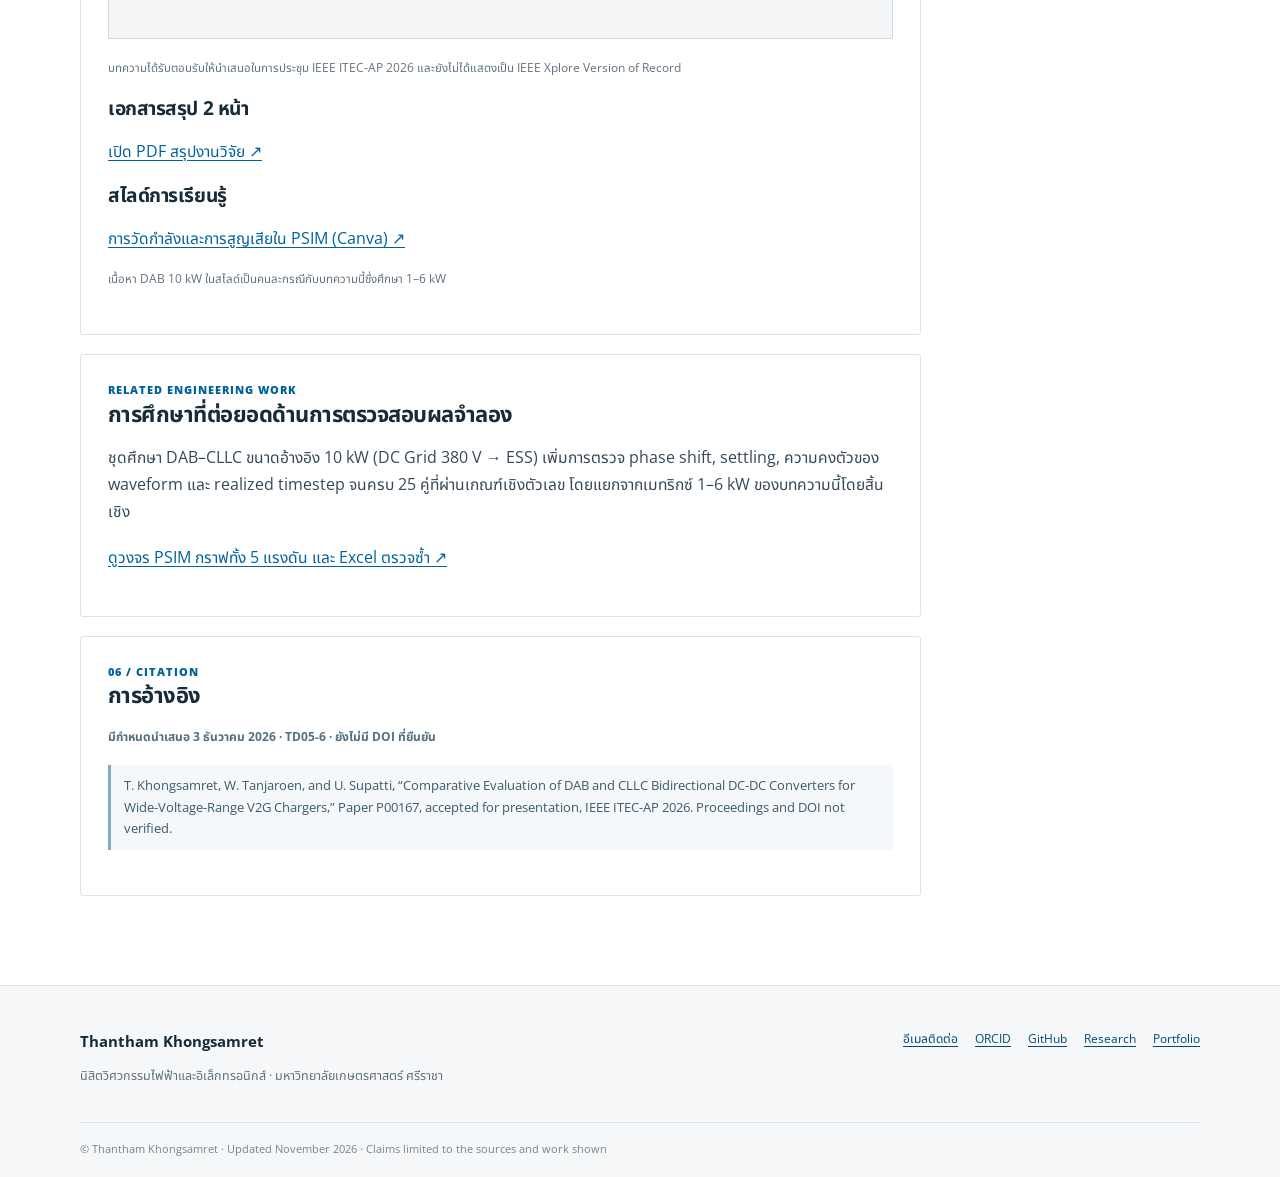
<file: th/research/p00167/index.html>
<!doctype html><html lang="th"><head><meta charset="utf-8"><meta name="viewport" content="width=device-width,initial-scale=1"><title>Comparative Evaluation of DAB and CLLC Bidirectional DC-DC Converters for Wide-Voltage-Range V2G Chargers | Thantham Khongsamret</title><meta name="description" content="บทความนี้เปรียบเทียบวงจร DC-DC แบบสองทิศทาง SPS-DAB และ asymmetric CLLC ที่กำหนดการควบคุมไว้ล่วงหน้า โดยจำลอง PSIM ที่ DC-link 400 V แรงดันแบตเตอรี่ 250–450 V กำลัง 1–6 kW และทิศ G2V/V2G รวม 60 คู่จุดทำงานที่ผ่านเกณฑ์ตัวเลข ผลเชิงประสิทธิภาพจากโมเดลพบว่า CLLC นำ 31 คู่ ส่วน SPS-DAB นำ 29 คู่ โดย DAB นำ 26/30 คู่ในช่วง 4–6 kW งานนี้ประเมินกระแส การสูญเสีย และความไวต่อสมมติฐานเชิงแบบจำลอง ผลเป็นแนวทางคัดกรองวงจรที่จำลองภายใต้เงื่อนไขนี้เท่านั้น ไม่ใช่ข้อสรุปว่ารูปแบบวงจรใดดีกว่าเสมอ หรือผ่านการยืนยันด้วยฮาร์ดแวร์แล้ว"><meta name="robots" content="index,follow,max-image-preview:large"><meta name="author" content="Thantham Khongsamret"><meta name="theme-color" content="#00629b"><link rel="canonical" href="https://t-khongsamret.github.io/th/research/p00167/"><link rel="alternate" hreflang="th" href="https://t-khongsamret.github.io/th/research/p00167/"><link rel="alternate" hreflang="en" href="https://t-khongsamret.github.io/research/p00167/"><meta property="og:type" content="article"><meta property="og:title" content="Comparative Evaluation of DAB and CLLC Bidirectional DC-DC Converters for Wide-Voltage-Range V2G Chargers | Thantham Khongsamret"><meta property="og:description" content="บทความนี้เปรียบเทียบวงจร DC-DC แบบสองทิศทาง SPS-DAB และ asymmetric CLLC ที่กำหนดการควบคุมไว้ล่วงหน้า โดยจำลอง PSIM ที่ DC-link 400 V แรงดันแบตเตอรี่ 250–450 V กำลัง 1–6 kW และทิศ G2V/V2G รวม 60 คู่จุดทำงานที่ผ่านเกณฑ์ตัวเลข ผลเชิงประสิทธิภาพจากโมเดลพบว่า CLLC นำ 31 คู่ ส่วน SPS-DAB นำ 29 คู่ โดย DAB นำ 26/30 คู่ในช่วง 4–6 kW งานนี้ประเมินกระแส การสูญเสีย และความไวต่อสมมติฐานเชิงแบบจำลอง ผลเป็นแนวทางคัดกรองวงจรที่จำลองภายใต้เงื่อนไขนี้เท่านั้น ไม่ใช่ข้อสรุปว่ารูปแบบวงจรใดดีกว่าเสมอ หรือผ่านการยืนยันด้วยฮาร์ดแวร์แล้ว"><meta property="og:url" content="https://t-khongsamret.github.io/th/research/p00167/"><link rel="me" href="https://orcid.org/0009-0004-9258-6906"><link rel="icon" type="image/svg+xml" href="/assets/favicon.svg"><link rel="stylesheet" href="/assets/portfolio.css"><script type="application/ld+json">{"@context":"https://schema.org","@type":"ScholarlyArticle","name":"Comparative Evaluation of DAB and CLLC Bidirectional DC-DC Converters for Wide-Voltage-Range V2G Chargers","identifier":"P00167","url":"https://t-khongsamret.github.io/th/research/p00167/","author":[{"@id":"https://t-khongsamret.github.io/#person","name":"Thantham Khongsamret"},{"@type":"Person","name":"Wason Tanjaroen"},{"@type":"Person","name":"Uthane Supatti"}],"creativeWorkStatus":"Accepted for conference presentation; no publication or DOI verified"}</script><script type="application/ld+json">{"@context":"https://schema.org","@type":"Event","name":"IEEE ITEC-AP 2026 TD05-6 — Comparative Evaluation of DAB and CLLC Bidirectional DC-DC Converters for Wide-Voltage-Range V2G Chargers","eventStatus":"https://schema.org/EventScheduled","eventAttendanceMode":"https://schema.org/OfflineEventAttendanceMode","startDate":"2026-12-03T17:00:00+09:00","endDate":"2026-12-03T17:15:00+09:00","url":"https://itec-ap2026.com/technical-program/","location":{"@type":"Place","name":"BEXCO, Room 5 (312)","address":{"@type":"PostalAddress","streetAddress":"55 APEC-ro","addressLocality":"Busan","addressRegion":"Haeundae-gu","postalCode":"48060","addressCountry":"KR"}},"organizer":{"@type":"Organization","name":"IEEE ITEC Asia-Pacific 2026","url":"https://itec-ap2026.com/"},"description":"Scheduled oral paper presentation (P00167), session TD05 Power electronics and motor drives (III)."}</script></head><body><a class="sno" href="#main">Skip</a><header class="top"><div class="wrap top-inner"><a class="logo" href="/th/"><span class="logomark">TK</span><span><b>THANTHAM KHONGSAMRET</b><small>RESEARCH & PORTFOLIO</small></span></a><nav class="navlinks"><a href="/th/research/">งานวิจัย</a><a href="/th/activities/">กิจกรรมและผลงาน</a><a href="/th/about/">เกี่ยวกับผม</a><a href="https://orcid.org/0009-0004-9258-6906" rel="me">ORCID ↗</a><a class="language" href="/">EN</a></nav></div></header><main id="main"><section class="pagehero"><div class="wrap"><div class="crumb"><a href="/th/">หน้าแรก</a> / <a href="/th/research/">งานวิจัย</a> / P00167</div><div class="eyebrow" style="margin-top:27px">IEEE ITEC-AP 2026 · PAPER P00167</div><h1>Comparative Evaluation of DAB and CLLC Bidirectional DC-DC Converters for Wide-Voltage-Range V2G Chargers</h1><p class="lead">Thantham Khongsamret · Wason Tanjaroen · Uthane Supatti</p><p class="note">มีกำหนดนำเสนอ Oral · 3 ธ.ค. 2026 เวลา 17:00–17:15 KST · BEXCO Room 5 (312) · ยังไม่มี DOI ที่ยืนยัน</p><div class="pills"><span class="pill">PowerElectronics</span><span class="pill">DAB</span><span class="pill">CLLC</span><span class="pill">EVCharging</span><span class="pill">V2G</span></div><div class="btnrow"><a class="btn" href="/files/P00167_accepted_author_manuscript.pdf" target="_blank" rel="noopener noreferrer">อ่านบทความ PDF 6 หน้า ↗</a><a class="btn light" href="/files/P00167_accepted_author_manuscript.pdf" download="P00167_Thantham_Khongsamret.pdf">ดาวน์โหลดบทความ ↓</a><button class="btn light" type="button" data-share="https://t-khongsamret.github.io/th/research/p00167/">แชร์หน้านี้ ↗</button></div></div></section><section class="section"><div class="wrap paper-layout"><article><section id="conference" class="panel"><div class="eyebrow">IEEE ITEC-AP 2026 / ORAL PRESENTATION</div><h2>กำหนดการนำเสนออย่างเป็นทางการ</h2><p>บทความ P00167 ได้รับจัดให้นำเสนอในเซสชัน TD05 — Power electronics and motor drives (III) ตาม Technical Program ของการประชุม IEEE ITEC-AP 2026</p><div class="metrics"><div class="metric"><b>3 Dec 2026</b><small>วันพฤหัสบดี</small></div><div class="metric"><b>17:00–17:15</b><small>เวลาเกาหลี (KST, UTC+9)</small></div><div class="metric"><b>TD05-6</b><small>Room 5 (312) · BEXCO</small></div></div><dl><div class="facts"><dt>หัวข้อเซสชัน</dt><dd>TD05 — Power electronics and motor drives (III)</dd></div><div class="facts"><dt>ช่วงเวลาเซสชัน</dt><dd>15:45–17:30 KST</dd></div><div class="facts"><dt>ประธานเซสชัน</dt><dd>Prasanth Ram Jothikumar (POSTECH)</dd></div><div class="facts"><dt>สถานที่</dt><dd>Busan Exhibition &amp; Convention Center (BEXCO), Room 5 (312), 55 APEC-ro, Haeundae-gu, Busan 48060, Republic of Korea</dd></div><div class="facts"><dt>รายชื่อในกำหนดการ</dt><dd>Thantham Khongsamret*, Uthane Supatti, Wason Tanjaroen — Kasetsart University Sriracha Campus</dd></div><div class="facts"><dt>หัวข้อในระบบส่งบทความ</dt><dd>Regular Session — 8. Charging infrastructure, vehicle-grid interaction</dd></div><div class="facts"><dt>สถานะบทความ</dt><dd>Digest review: Accept as is · Final manuscript: submitted · Scheduled oral presentation · ยังไม่มี DOI ที่ยืนยัน</dd></div></dl><p class="tiny">หมายเหตุด้านชื่อผู้เขียน: PDF ฉบับผู้เขียนที่เผยแพร่บนเว็บไซต์เรียง Thantham Khongsamret, Wason Tanjaroen, Uthane Supatti ขณะที่กำหนดการประชุมเรียง Thantham Khongsamret, Uthane Supatti, Wason Tanjaroen โปรดใช้ลำดับตามระเบียนตีพิมพ์จริงเมื่อมี IEEE Xplore</p><p class="tiny">รายการกิจกรรมอีกเซสชัน: ผู้ร่วมเขียน Uthane Supatti มีกำหนด Keynote “Power Electronics and Charging Infrastructure for an Integrated EV–Energy Ecosystem” วันที่ 2 ธันวาคม 2026 เวลา 11:00–11:45 น. (KST) ซึ่งเป็นคนละกิจกรรมกับการนำเสนอ P00167</p><div class="btnrow"><a class="btn" href="https://itec-ap2026.com/technical-program/" target="_blank" rel="noopener noreferrer">ดู Technical Program ↗</a><a class="btn light" href="/files/ITEC_AP2026_P00167_TD05-6.ics" download="ITEC_AP2026_P00167_TD05-6.ics">บันทึกลงปฏิทิน ↓</a></div></section><section id="abstract" class="panel"><div class="eyebrow">01 / RESEARCH RECORD</div><h2>บทคัดย่อ</h2><p class="serif">บทความนี้เปรียบเทียบวงจร DC-DC แบบสองทิศทาง SPS-DAB และ asymmetric CLLC ที่กำหนดการควบคุมไว้ล่วงหน้า โดยจำลอง PSIM ที่ DC-link 400 V แรงดันแบตเตอรี่ 250–450 V กำลัง 1–6 kW และทิศ G2V/V2G รวม 60 คู่จุดทำงานที่ผ่านเกณฑ์ตัวเลข ผลเชิงประสิทธิภาพจากโมเดลพบว่า CLLC นำ 31 คู่ ส่วน SPS-DAB นำ 29 คู่ โดย DAB นำ 26/30 คู่ในช่วง 4–6 kW งานนี้ประเมินกระแส การสูญเสีย และความไวต่อสมมติฐานเชิงแบบจำลอง ผลเป็นแนวทางคัดกรองวงจรที่จำลองภายใต้เงื่อนไขนี้เท่านั้น ไม่ใช่ข้อสรุปว่ารูปแบบวงจรใดดีกว่าเสมอ หรือผ่านการยืนยันด้วยฮาร์ดแวร์แล้ว</p><p class="tiny">Original English abstract:</p><p class="serif" lang="en">This paper compares predefined single-phase-shift dual-active-bridge (SPS-DAB) and asymmetric CLLC bidirectional dc-dc converters in PSIM. The study covers a 400-V dc link, 250-450-V battery voltage, 1-6-kW power, and both grid-to-vehicle and vehicle-to-grid directions. Sixty operating-point pairs, each containing one record per converter, satisfy common numerical qualification criteria. In the baseline modeled-efficiency map, the CLLC nominally leads 31 pairs (27 of 30 at 1-3 kW), whereas the SPS-DAB nominally leads 29 (26 of 30 at 4-6 kW, 19 of them by less than 0.25 pp). However, 33 orderings would reverse if no more than 10 W of hypothetical differential omitted loss were assigned to the nominal winner. Model-based screening classifies 12 pairs as supported, 44 as warning, and four as requiring additional validation. An ideal SPS reconstruction matches simulated DAB primary rms current within 1.8% at all 60 points. At three interpretable operating points, replacing the CLLC parameterized bridges with explicit MOSFETs reduced included loss by 3.37-13.58 W and reversed one near tie. These local checks do not bound model-form uncertainty across the full operating map. The results support conditional screening of the evaluated implementations, not a universal or hardware-validated topology ranking.</p></section><section id="methods" class="panel"><div class="eyebrow">02 / RESEARCH RECORD</div><h2>ขอบเขตและวิธีวิจัย</h2><p>ชุดทดสอบ SPS-DAB ที่ 100 kHz และ asymmetric CLLC ที่สวิตชิง 90, 95, 98 หรือ 100 kHz ตาม operating point ทั้งคู่ใช้ขอบเขตกำลังไฟฟ้าเดียวกันแต่ไม่ได้ปรับเพื่อหาค่าสูญเสียต่ำสุดเท่ากัน</p><div class="metrics"><div class="metric"><b>60</b><small>คู่จุดทำงาน</small></div><div class="metric"><b>400 V</b><small>DC link</small></div><div class="metric"><b>250–450 V</b><small>แบตเตอรี่</small></div></div><div class="figure"><img src="/assets/ev-charger.svg" alt="Conceptual two-stage EV charger architecture" width="880" height="360"><p class="tiny">ภาพอธิบายแนวคิดระบบ ไม่ใช่รูปวงจร PSIM ต้นฉบับ</p></div></section><section id="results" class="panel"><div class="eyebrow">03 / RESEARCH RECORD</div><h2>ผลจากการจำลอง</h2><div class="figure"><img src="/assets/model-results.svg" width="760" height="300" alt="Modeled lead counts by power, DAB vs CLLC"></div><div class="metrics"><div class="metric"><b>31/60</b><small>CLLC nominal leads</small></div><div class="metric"><b>29/60</b><small>SPS-DAB nominal leads</small></div><div class="metric"><b>26/30</b><small>DAB at 4–6 kW</small></div></div><p class="note">ผลการจำลอง ไม่ใช่ผลวัดจริง และการจัดอันดับขึ้นกับโมเดล/ชุดควบคุม</p></section><section id="limits" class="panel"><div class="eyebrow">04 / RESEARCH RECORD</div><h2>ความน่าเชื่อถือและข้อจำกัด</h2><p>เกณฑ์หลักฐานพบ Supported 12 คู่, Warning 44 คู่ และต้องตรวจสอบเพิ่มเติม 4 คู่ ทั้งยังมี 33 คู่ที่อ่อนไหวต่อสมมติฐานการสูญเสียที่ไม่รวมในโมเดลไม่เกิน 10 W</p><p>DAB ใช้ discrete MOSFET ส่วน CLLC ใช้ parameterized bridges เป็นข้อจำกัดเรื่องความเทียบเท่าของโมเดล การยืนยันเฉพาะจุดไม่สามารถขยายผลครอบคลุมทั้งหมดได้</p></section><section id="files" class="panel"><div class="eyebrow">05 / DOCUMENTS</div><h2>เอกสารและสื่อประกอบ</h2><h3>บทความวิจัยฉบับเต็ม 6 หน้า</h3><p>ไฟล์ PDF ฉบับผู้เขียน มีบทคัดย่อ วิธีวิจัย รูปวงจร ผลการจำลอง และเอกสารอ้างอิง</p><div class="btnrow"><a class="btn" href="/files/P00167_accepted_author_manuscript.pdf" target="_blank" rel="noopener noreferrer">เปิดอ่าน PDF ↗</a><a class="btn light" href="/files/P00167_accepted_author_manuscript.pdf" download="P00167_Thantham_Khongsamret.pdf">ดาวน์โหลด PDF ↓</a></div><iframe class="responsive-frame" src="/files/P00167_accepted_author_manuscript.pdf#view=FitH" title="บทความวิจัย P00167 ฉบับเต็ม 6 หน้า" loading="lazy"></iframe><p class="tiny">บทความได้รับตอบรับให้นำเสนอในการประชุม IEEE ITEC-AP 2026 และยังไม่ได้แสดงเป็น IEEE Xplore Version of Record</p><h3>เอกสารสรุป 2 หน้า</h3><p><a href="/files/P00167_research_summary.pdf" target="_blank" rel="noopener noreferrer">เปิด PDF สรุปงานวิจัย ↗</a></p><h3>สไลด์การเรียนรู้</h3><p><a href="https://www.canva.com/d/5vcHAJwCWstG7k5" target="_blank" rel="noopener noreferrer">การวัดกำลังและการสูญเสียใน PSIM (Canva) ↗</a></p><p class="tiny">เนื้อหา DAB 10 kW ในสไลด์เป็นคนละกรณีกับบทความนี้ซึ่งศึกษา 1–6 kW</p></section><section id="related-converter-study" class="panel"><div class="eyebrow">RELATED ENGINEERING WORK</div><h2>การศึกษาที่ต่อยอดด้านการตรวจสอบผลจำลอง</h2><p>ชุดศึกษา DAB–CLLC ขนาดอ้างอิง 10 kW (DC Grid 380 V → ESS) เพิ่มการตรวจ phase shift, settling, ความคงตัวของ waveform และ realized timestep จนครบ 25 คู่ที่ผ่านเกณฑ์เชิงตัวเลข โดยแยกจากเมทริกซ์ 1–6 kW ของบทความนี้โดยสิ้นเชิง</p><p><a href="/th/projects/dab-cllc-10kw/">ดูวงจร PSIM กราฟทั้ง 5 แรงดัน และ Excel ตรวจซ้ำ ↗</a></p></section><section id="sharing" class="panel"><div class="eyebrow">06 / CITATION</div><h2>การอ้างอิง</h2><p class="status">มีกำหนดนำเสนอ 3 ธันวาคม 2026 · TD05-6 · ยังไม่มี DOI ที่ยืนยัน</p><p class="note">T. Khongsamret, W. Tanjaroen, and U. Supatti, “Comparative Evaluation of DAB and CLLC Bidirectional DC-DC Converters for Wide-Voltage-Range V2G Chargers,” Paper P00167, accepted for presentation, IEEE ITEC-AP 2026. Proceedings and DOI not verified.</p></section></article><aside class="side"><div class="panel"><div class="eyebrow">IN THIS RECORD</div><a href="#conference">กำหนดการนำเสนอ · TD05-6</a><a href="#abstract">01 · บทคัดย่อ</a><a href="#methods">02 · ขอบเขตและวิธีวิจัย</a><a href="#results">03 · ผลจากการจำลอง</a><a href="#limits">04 · ความน่าเชื่อถือและข้อจำกัด</a><a href="#files">05 · เอกสาร</a><a href="#sharing">06 · การอ้างอิง</a><hr style="border:0;border-top:1px solid #d9e5eb;margin:23px 0"><p class="status">ผู้เขียนคนแรก</p><b>Thantham Khongsamret</b><p><a href="https://orcid.org/0009-0004-9258-6906" rel="me" target="_blank">ORCID 0009-0004-9258-6906 ↗</a></p></div></aside></div></section></main><footer class="footer"><div class="wrap"><div class="footer-inner"><div><b>Thantham Khongsamret</b><p>นิสิตวิศวกรรมไฟฟ้าและอิเล็กทรอนิกส์ · มหาวิทยาลัยเกษตรศาสตร์ ศรีราชา</p></div><div class="footerlinks"><a href="mailto:thantham.k@ku.th">อีเมลติดต่อ</a><a href="https://orcid.org/0009-0004-9258-6906" rel="me">ORCID</a><a href="https://github.com/T-Khongsamret">GitHub</a><a href="/research/">Research</a><a href="/activities/">Portfolio</a></div></div><div class="copyright">© Thantham Khongsamret · Updated November 2026 · Claims limited to the sources and work shown</div></div></footer><script src="/assets/portfolio.js" defer></script></body></html>
</file>
<file: assets/portfolio.css>
@import url('https://fonts.googleapis.com/css2?family=Open+Sans:wght@400;500;600;700;800&family=Noto+Sans+Thai:wght@400;500;600;700&display=swap');
:root{--blue:#00629b;--darkblue:#004a77;--ink:#172b38;--body:#344957;--muted:#60717e;--line:#dce4e9;--bg:#f6f8fa;--paper:#fff}
*{box-sizing:border-box}html{scroll-behavior:smooth}body{margin:0;background:white;color:var(--ink);font:15.5px/1.75 'Open Sans','Noto Sans Thai',Arial,sans-serif;-webkit-font-smoothing:antialiased}img,svg{max-width:100%;height:auto}a{color:var(--blue);text-underline-offset:3px}a:hover{color:var(--darkblue)}h1,h2,h3{line-height:1.3;letter-spacing:-.023em;color:var(--ink);margin:0 0 17px;font-weight:700}h1{font-size:clamp(2.25rem,3.8vw,3.55rem)}h2{font-size:clamp(1.6rem,2.4vw,2.16rem)}h3{font-size:1.2rem}p{color:var(--body);margin:0 0 18px}button,input{font:inherit}button{cursor:pointer}.wrap{width:min(1120px,calc(100% - 50px));margin:auto}.eyebrow{font-size:11px;line-height:1.5;font-weight:800;letter-spacing:.09em;text-transform:uppercase;color:var(--blue)}.code{font-family:ui-monospace,Consolas,monospace;font-size:.85em}.tiny{font-size:11.5px;color:var(--muted);line-height:1.65}.sno{position:absolute;left:-9999px}.sno:focus{left:15px;top:15px;background:white;padding:9px;z-index:99}*:focus-visible{outline:3px solid #83c9ea;outline-offset:3px}
.top{background:white;position:sticky;top:0;z-index:50;border-top:3px solid var(--blue);border-bottom:1px solid var(--line)}.top-inner{display:flex;align-items:center;justify-content:space-between;gap:24px;min-height:76px}.logo{display:flex;gap:12px;align-items:center;color:var(--ink);text-decoration:none;white-space:nowrap}.logomark{width:39px;height:39px;display:grid;place-items:center;border:2px solid var(--blue);color:var(--blue);border-radius:2px;font-size:12px;font-weight:800;letter-spacing:.04em}.logo b{display:block;font-size:14px;line-height:1.25}.logo small{display:block;font-size:10px;font-weight:700;color:var(--muted);letter-spacing:.085em;margin-top:4px}.navlinks{display:flex;align-items:center;justify-content:flex-end;gap:23px;flex-wrap:wrap}.navlinks a{font-size:12.5px;font-weight:700;text-decoration:none;color:#334b59;border-bottom:2px solid transparent;padding:8px 0;white-space:nowrap}.navlinks a:hover,.navlinks a[aria-current="page"]{color:var(--blue);border-bottom-color:var(--blue)}.navlinks a.language{border:1px solid #b6cbd8;border-radius:2px;padding:5px 10px;color:var(--blue)}
.hero{padding:68px 0 70px;background:#fff;border-bottom:1px solid var(--line)}.hero-grid{display:grid;grid-template-columns:1.07fr .93fr;gap:47px;align-items:center}.hero h1{margin:14px 0 19px}.lead{font-size:17px;line-height:1.82;max-width:760px}.hero .lead{max-width:620px}.accent{color:var(--blue)}.pills{display:flex;gap:8px;flex-wrap:wrap;margin:19px 0 23px}.pill,.tag{font-size:11px;display:inline-block;font-weight:700;padding:4px 8px;color:#3f6075;background:#f7f9fa;border:1px solid #d8e3e9;border-radius:2px}.btnrow{display:flex;gap:10px;flex-wrap:wrap;align-items:center;margin-top:20px}.btn{display:inline-flex;justify-content:center;align-items:center;gap:8px;min-height:43px;background:var(--blue);border:1px solid var(--blue);color:white!important;text-decoration:none;font-size:12.5px;line-height:1.35;font-weight:700;padding:10px 16px;border-radius:3px}.btn:hover{background:var(--darkblue)}.btn.light{background:white;color:var(--blue)!important;border-color:#adc6d6}.btn.light:hover{background:#f4f8fa}
.hero-figure{padding:19px;background:white;border:1px solid var(--line)}.figure-cap{display:flex;justify-content:space-between;align-items:center;gap:10px;border-bottom:1px solid var(--line);padding-bottom:13px}.figure-cap b{font-size:11px;letter-spacing:.04em}.figarea{padding:8px;margin:17px 0;background:#fff}.numbers{display:grid;grid-template-columns:repeat(3,minmax(0,1fr));gap:10px;border-top:1px solid var(--line);padding-top:16px}.numbers b{display:block;font-size:25px;line-height:1.2}.numbers small{font-size:10.5px;color:var(--muted);display:block;margin-top:6px}
.section{padding:70px 0}.section.soft{background:var(--bg);border-top:1px solid var(--line);border-bottom:1px solid var(--line)}.section-header{display:flex;justify-content:space-between;align-items:start;gap:35px;margin-bottom:27px}.section-header h2{margin:8px 0 0}.section-header p{font-size:13px;max-width:400px;margin:3px 0 0}.grid3{display:grid;grid-template-columns:repeat(3,minmax(0,1fr));gap:14px}.tile{display:block;text-decoration:none;color:var(--ink);padding:21px;border:1px solid var(--line);background:white;min-height:178px;border-radius:3px;transition:border-color .15s}.tile:hover{border-color:var(--blue);transform:none}.tile h3{margin:17px 0 8px;font-size:16px}.tile p{font-size:12.5px;line-height:1.7;min-height:43px}.tile .index{font-size:10px;color:#7d8d98;letter-spacing:.055em;font-weight:700}.tile span{font-size:12px;font-weight:700;color:var(--blue)}
.feature{display:grid;grid-template-columns:.83fr 1.17fr;border:1px solid var(--line);background:#fff;border-radius:3px;overflow:hidden;box-shadow:none}.feature .art{display:flex;flex-direction:column;justify-content:center;padding:24px;background:var(--bg);border-right:1px solid var(--line)}.feature .body{padding:32px 35px}.feature .body h3{font-size:22px;line-height:1.47;margin:12px 0 16px}.feature .body p{font-size:14px}.note{font-size:12.5px;color:#405968;line-height:1.75;padding:10px 13px;background:#f5f8fa;border-left:3px solid #83aabd}
.pagehero{padding:52px 0 48px;background:#f8fafb;border-bottom:1px solid var(--line)}.pagehero h1{max-width:970px;margin:13px 0 15px;font-size:clamp(2rem,3.1vw,2.95rem)}.pagehero .lead{font-size:15.5px;margin-bottom:0}.pagehero .note{margin-top:12px}.crumb{color:var(--muted);font-size:12px}.crumb a{text-decoration:none}
.panel,.paper-card{padding:27px;margin:0;background:white;border:1px solid var(--line);border-radius:3px;box-shadow:none}.panel{margin-bottom:19px}.panel h2{font-size:22px}.panel h3{margin-top:17px}.paper-layout{display:grid;grid-template-columns:minmax(0,1fr) 255px;gap:24px;align-items:start}.paper-layout article{min-width:0}.side{position:sticky;top:99px}.side .panel{padding:19px}.side a{display:block;margin:0;text-decoration:none;line-height:1.55;padding:6px 0;font-size:12.5px}.side a:hover{text-decoration:underline}
.metrics{display:grid;grid-template-columns:repeat(3,minmax(0,1fr));gap:0;margin:22px 0;border:1px solid var(--line)}.metric{background:#f8fafb;padding:17px;border-right:1px solid var(--line);border-radius:0}.metric:last-child{border:0}.metric b{display:block;font-size:23px;line-height:1.4}.metric small{font-size:11px;color:var(--muted)}.figure{background:white;border:1px solid var(--line);padding:19px;margin:22px 0;border-radius:3px}.figure img{display:block;margin:auto}.serif{font:14px/1.98 'Open Sans','Noto Sans Thai',Arial,sans-serif;color:#2d4451}
.research-grid{display:grid;grid-template-columns:repeat(2,minmax(0,1fr));gap:18px}.paper-card h3{font-size:18px;line-height:1.55}.paper-card p{font-size:13.5px}.status{color:#526f80;font-size:12px;font-weight:700}.chipbar{display:flex;flex-wrap:wrap;gap:7px;margin:22px 0}.chip{border:1px solid #c9dae4;background:white;color:#456171;font-size:12px;font-weight:700;padding:8px 12px;border-radius:2px}.chip.active{background:var(--blue);color:white;border-color:var(--blue)}.chip:hover{border-color:var(--blue)}.search{width:100%;max-width:520px;background:white;border:1px solid #c9d9e3;border-radius:3px;padding:12px 14px;margin-bottom:24px;font:inherit;font-size:13px}.paper-card.tile.blank{box-shadow:none;border:1px dashed #cad6de}.noresults{padding:24px;border:1px solid var(--line);font-size:13px;color:var(--muted)}.archive{border:1px solid var(--line);padding:20px;font-size:13px}.copy{border:1px solid var(--blue);color:var(--blue);background:white;padding:8px 12px;border-radius:2px;font-size:12px}.license{font-size:12px;background:#fcfaf5;border:1px solid #e3d6bf;border-radius:2px;padding:13px;color:#655643}.responsive-frame{width:100%;height:610px;border:1px solid #cbd9e1;background:#f3f5f6;border-radius:2px;margin:20px 0;display:block}
.footer{background:#f5f7f8;color:#3e5666;padding:42px 0 18px;border-top:1px solid var(--line)}.footer b{font-size:15px;color:var(--ink)}.footer p{font-size:12.5px;margin:10px 0;color:#5f707c}.footer a{font-size:12px;color:var(--darkblue)}.footer-inner{display:flex;justify-content:space-between;flex-wrap:wrap;gap:20px}.footerlinks{display:flex;gap:17px;flex-wrap:wrap}.copyright{border-top:1px solid var(--line);margin-top:25px;padding-top:16px;color:#758590;font-size:11px}.facts{display:grid;grid-template-columns:145px 1fr;gap:14px;border-bottom:1px solid var(--line);padding:13px 0;font-size:13px}.facts dt{color:var(--muted)}.facts dd{margin:0;font-weight:600}.about-grid{display:grid;grid-template-columns:1.5fr 1fr;gap:22px}
section[id]{scroll-margin-top:100px}[hidden]{display:none!important}
@media(max-width:950px){.hero-grid,.paper-layout,.about-grid{grid-template-columns:1fr}.hero{padding:52px 0}.side{position:static}.grid3{grid-template-columns:repeat(2,1fr)}}
@media(max-width:670px){body{font-size:14.5px}.wrap{width:calc(100% - 30px)}.top-inner{display:block;padding:13px 0;min-height:0}.logo{margin-bottom:10px}.navlinks{justify-content:flex-start;gap:12px}.navlinks a{font-size:11px;padding:5px 0}.hero{padding:39px 0}.hero h1{font-size:2.12rem}.lead,.hero .lead{font-size:15px}.section{padding:43px 0}.section-header{display:block}.section-header p{margin-top:12px}.grid3,.feature,.research-grid,.metrics{grid-template-columns:1fr}.feature .art{border-right:0;border-bottom:1px solid var(--line)}.feature .body{padding:23px}.tile{min-height:0}.tile p{min-height:0}.paper-card,.panel{padding:19px}.metric{border-right:0;border-bottom:1px solid var(--line)}.metric:last-child{border:0}.pagehero{padding:37px 0}.pagehero h1{font-size:2rem}.responsive-frame{height:445px}.footer-inner{display:block}.footerlinks{margin-top:20px}.facts{grid-template-columns:1fr;gap:4px}}


/* Engineering project documentation */
.schematics-grid{display:grid;grid-template-columns:repeat(2,minmax(0,1fr));gap:24px;align-items:start;margin-top:22px}
.schematics-grid article{min-width:0}.schematics-grid h3{font-size:18px}.schematics-grid p{font-size:13.5px;line-height:1.8}
.project-schematic{width:100%;height:auto;display:block;object-fit:contain;background:#fff;border:1px solid var(--line);padding:7px;transition:border-color .18s}
a:hover .project-schematic{border-color:var(--blue)}.file-actions{font-weight:700;font-size:12px!important;margin-top:14px}
.table-scroll{overflow-x:auto;border:1px solid var(--line);margin:18px 0 12px}
.results-table{width:100%;border-collapse:collapse;min-width:570px;background:white;font-size:12px;line-height:1.55}
.results-table th{background:#f2f6f8;color:#29495f;text-align:left;font-size:11px;padding:12px;border-bottom:2px solid #bdccd5;white-space:nowrap}
.results-table td{padding:9px 12px;border-bottom:1px solid var(--line);font-variant-numeric:tabular-nums;white-space:nowrap}
.results-table tbody tr:nth-child(even){background:#fbfcfd}.results-table .positive{color:#8a501a}.results-table .negative{color:#00629b}
.resource-list{border-top:1px solid var(--line)}.resource-list a{display:flex;align-items:center;justify-content:space-between;gap:16px;text-decoration:none;padding:16px 0;border-bottom:1px solid var(--line)}.resource-list a strong{font-size:13px;color:var(--ink)}.resource-list a span{font-size:12px;color:var(--blue);text-align:right}
.project-thumb{display:block;width:100%;height:auto;border:1px solid #e0e7eb;background:#fff;margin:10px 0 14px;object-fit:cover}
@media(max-width:750px){.schematics-grid{grid-template-columns:1fr}.resource-list a{display:block}.resource-list a span{display:block;text-align:left;margin-top:5px}.results-table{font-size:11px}}


/* Verified 10 kW study: editorial charts and technical appendices */
.eff-chart-grid{display:grid;grid-template-columns:repeat(2,minmax(0,1fr));gap:15px;margin:18px 0 12px}
.eff-chart{margin:0;padding:15px 16px 12px;background:#fff;border:1px solid #dce4e9;border-radius:3px;min-width:0}
.eff-chart figcaption{display:flex;align-items:baseline;justify-content:space-between;flex-wrap:wrap;gap:12px;margin-bottom:6px;font-size:12px;color:#526879}
.eff-chart figcaption strong{font-size:14px;color:#203644}.eff-chart svg{width:100%;height:auto;display:block}
.process-grid,.method-grid{display:grid;grid-template-columns:repeat(2,minmax(0,1fr));gap:15px;margin:20px 0}
.process-step,.method-grid>div{padding:18px;background:#f7fafb;border:1px solid #e1e8ed;border-radius:3px;min-width:0}
.process-step b{display:block;font-size:12px;color:#00629b;margin-bottom:7px}
.process-step p,.method-grid p{margin:0;font-size:12.6px;line-height:1.75}
.method-grid h3{margin:0 0 9px;font-size:15px}
.method-grid code{font:12px/1.85 ui-monospace,Consolas,monospace;overflow-wrap:anywhere;color:#1d4963}
.technical-details{border:1px solid #d4e0e8;border-radius:3px;margin:22px 0 0;background:white}
.technical-details summary{padding:12px 15px;cursor:pointer;font-size:13px;font-weight:700;color:#00629b}
.technical-details[open] summary{border-bottom:1px solid #dce4e9}
.technical-details>p,.technical-details>.table-scroll{margin:14px 15px}
.related-grid{display:grid;grid-template-columns:repeat(2,minmax(0,1fr));gap:13px;margin:18px 0 22px}
.related-grid a{border:1px solid #d8e3e9;background:#fbfcfd;padding:17px;text-decoration:none;color:#244455;border-radius:3px}
.related-grid a:hover{border-color:#00629b;background:#f3f8fa}
.related-grid strong{display:block;font-size:13px;color:#00629b;margin-bottom:9px}
.related-grid span{display:block;font-size:12px;color:#526777;line-height:1.75}
@media(max-width:780px){.eff-chart-grid,.process-grid,.method-grid,.related-grid{grid-template-columns:1fr}}

/* Identity, professional contact and social channels */
.personal-networks{margin-top:26px;border-top:1px solid var(--line);padding-top:18px}
.personal-networks h3{font-size:15px;margin:0 0 8px}
.personal-networks p{margin:0 0 12px}
.social-links{display:flex;gap:18px;flex-wrap:wrap}
.social-links a{font-size:12.5px;font-weight:700}
.research-grid>.panel{margin-bottom:0}
.research-grid>.panel h3{font-size:17px;margin:0 0 8px}
.research-grid>.panel p{font-size:12.5px;min-height:45px}
.research-grid>.panel>a{font-size:12.5px;font-weight:700;overflow-wrap:anywhere}
.facts dd{overflow-wrap:anywhere}
@media(max-width:680px){.research-grid>.panel p{min-height:0}}
</file>
